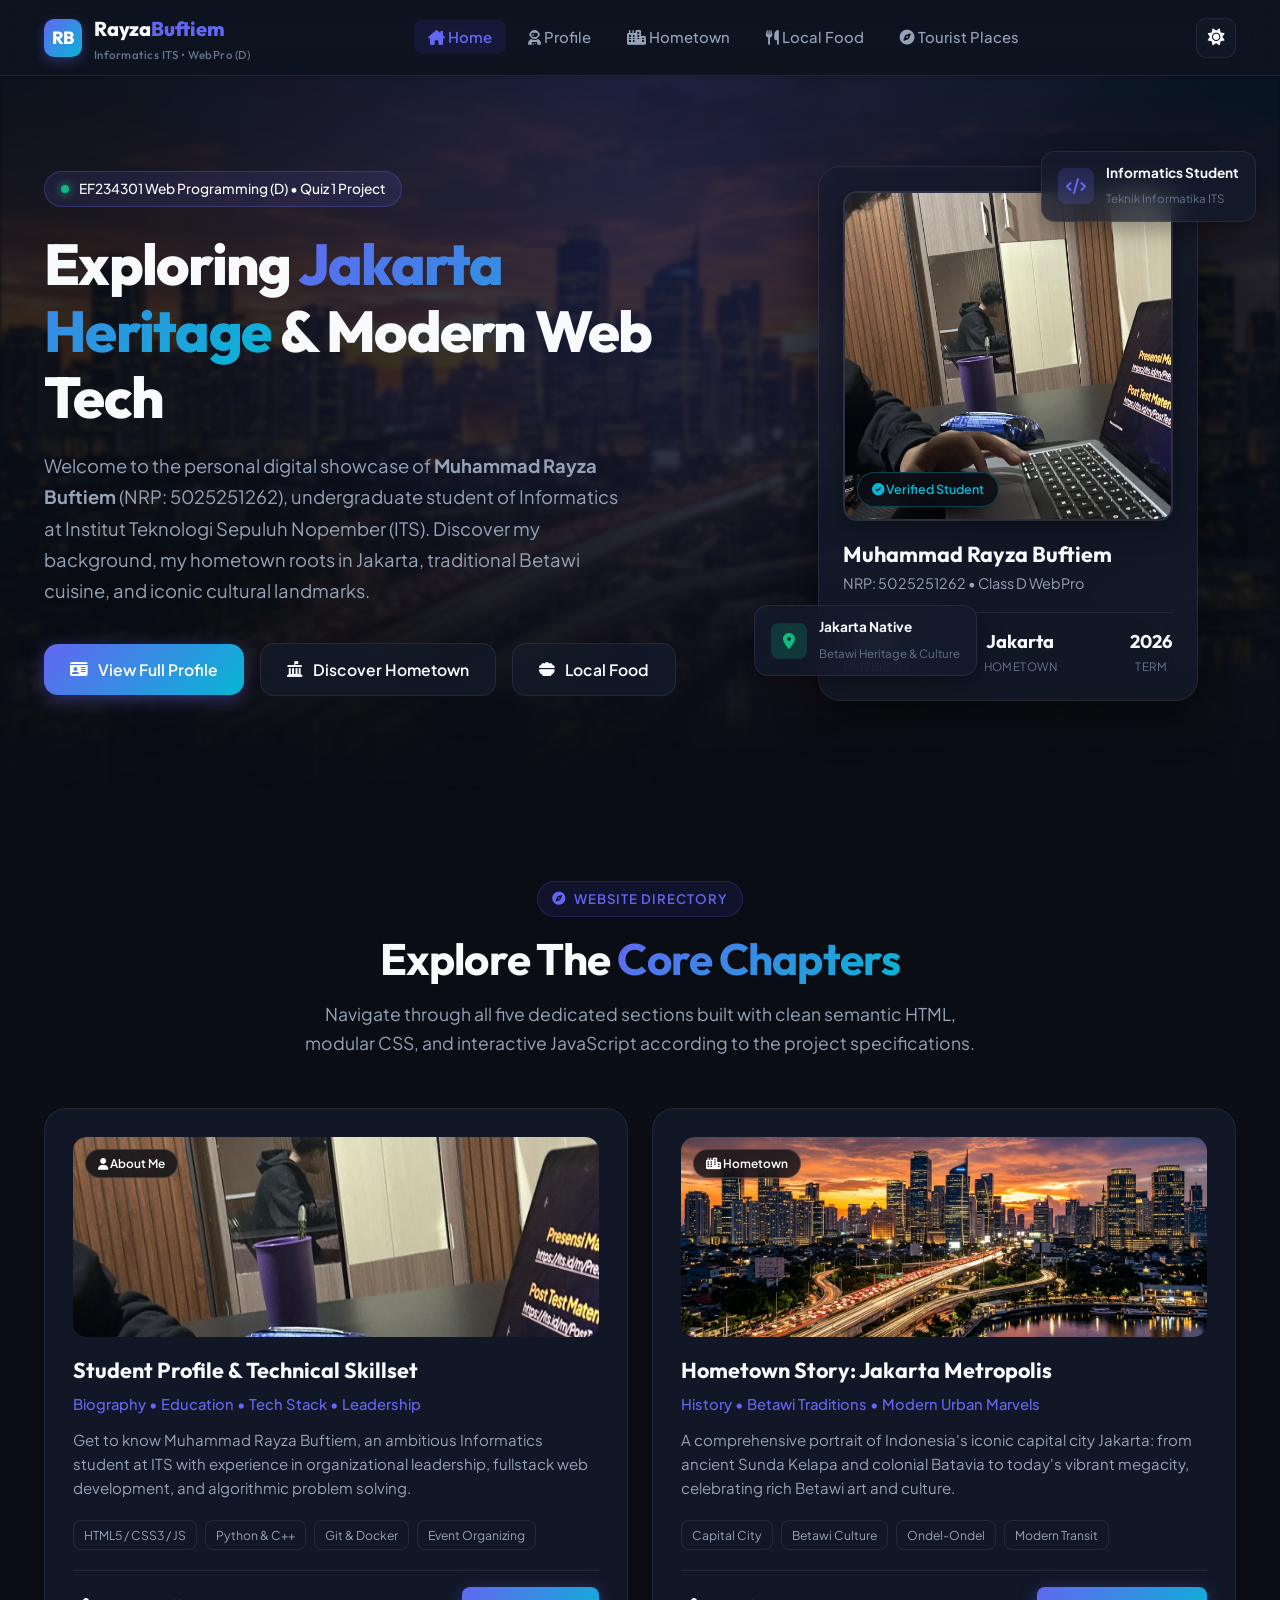
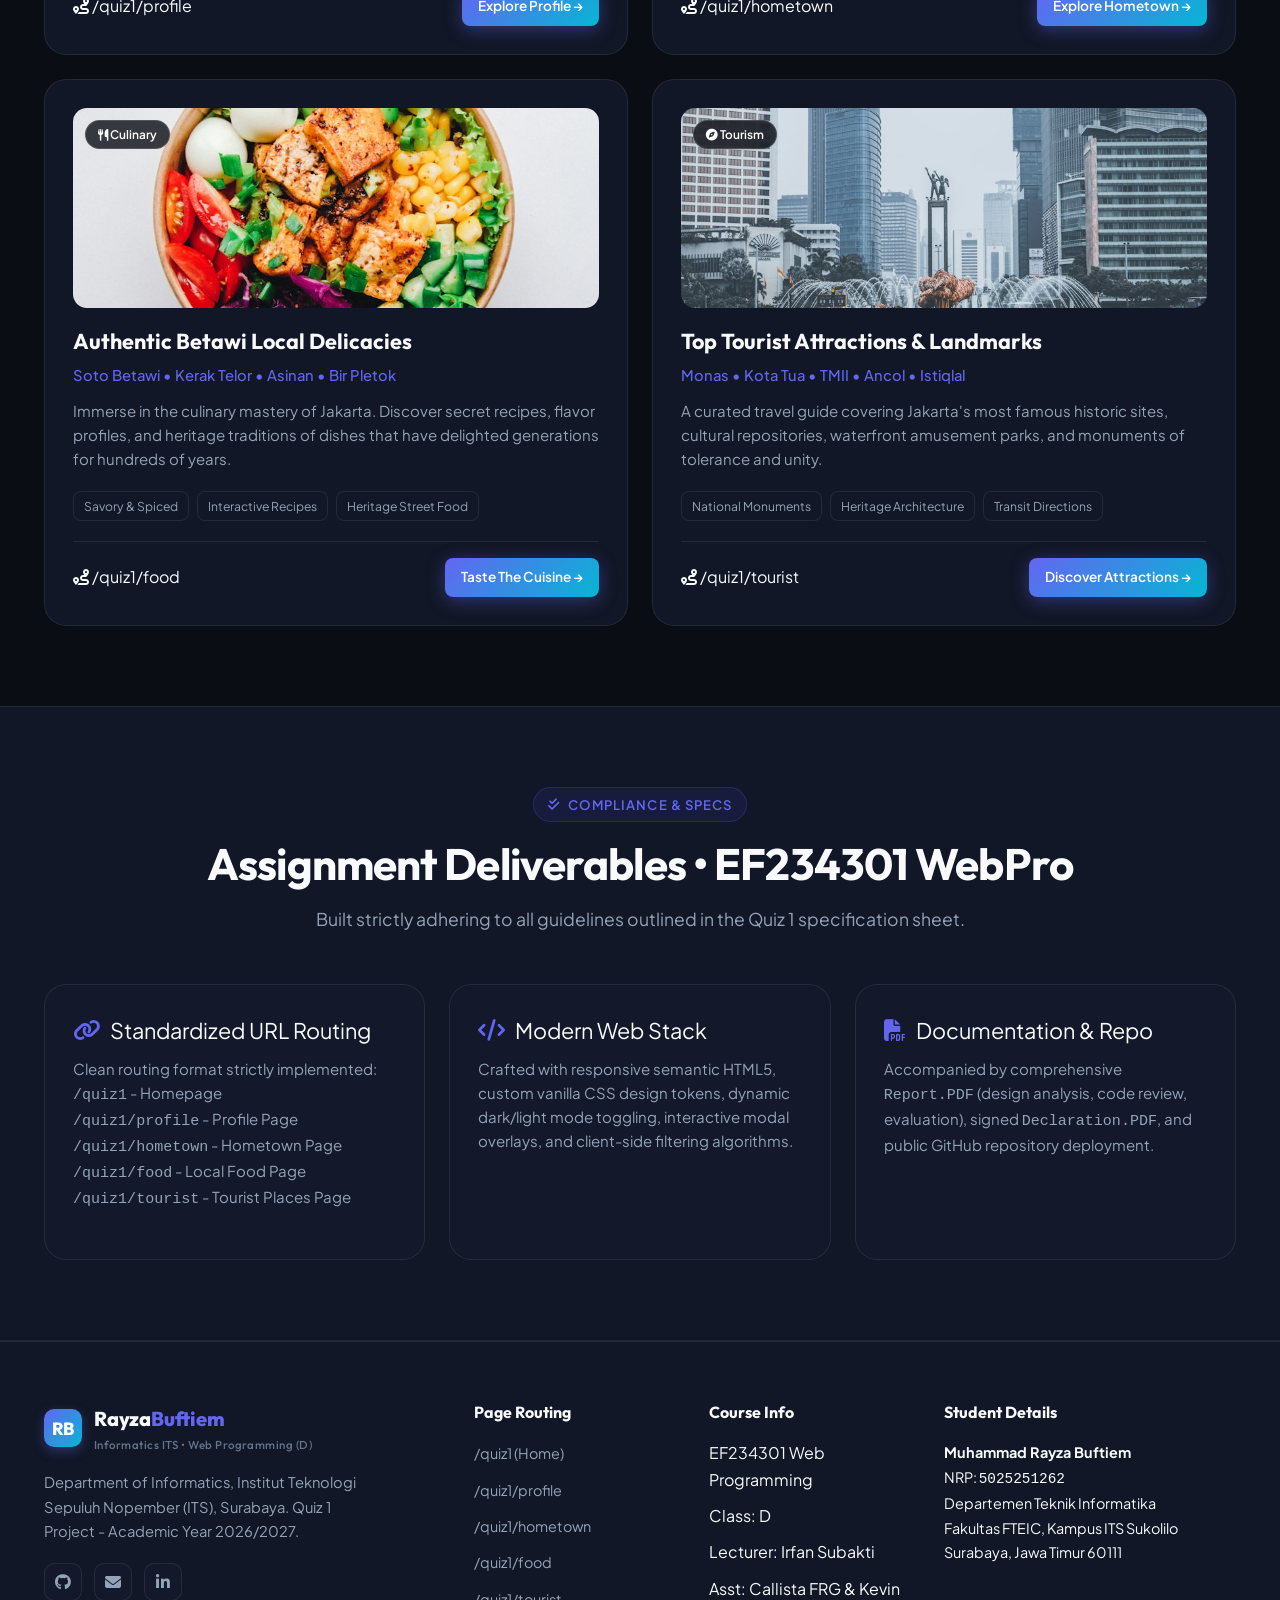
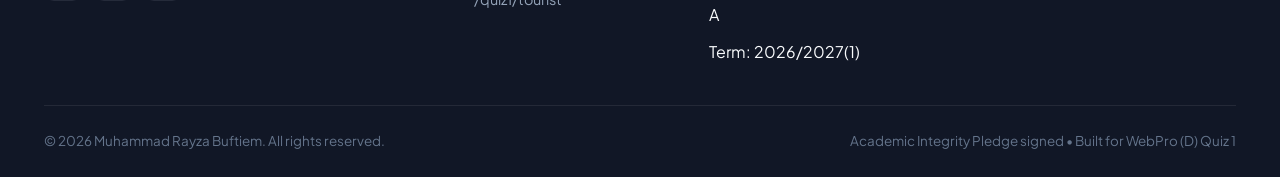
<file: index.html>
<!DOCTYPE html>
<html lang="en">
<head>
  <meta charset="UTF-8">
  <meta http-equiv="refresh" content="0; url=./quiz1/">
  <meta name="viewport" content="width=device-width, initial-scale=1.0">
  <title>Redirecting to Quiz 1...</title>
  <script>
    window.location.href = "./quiz1/";
  </script>
</head>
<body style="font-family: sans-serif; background: #0a0d14; color: #f8fafc; display: flex; align-items: center; justify-content: center; height: 100vh; margin: 0;">
  <p>Redirecting to <a href="./quiz1/" style="color: #6366f1;">Muhammad Rayza Buftiem - Web Programming Quiz 1</a>...</p>
</body>
</html>
</file>
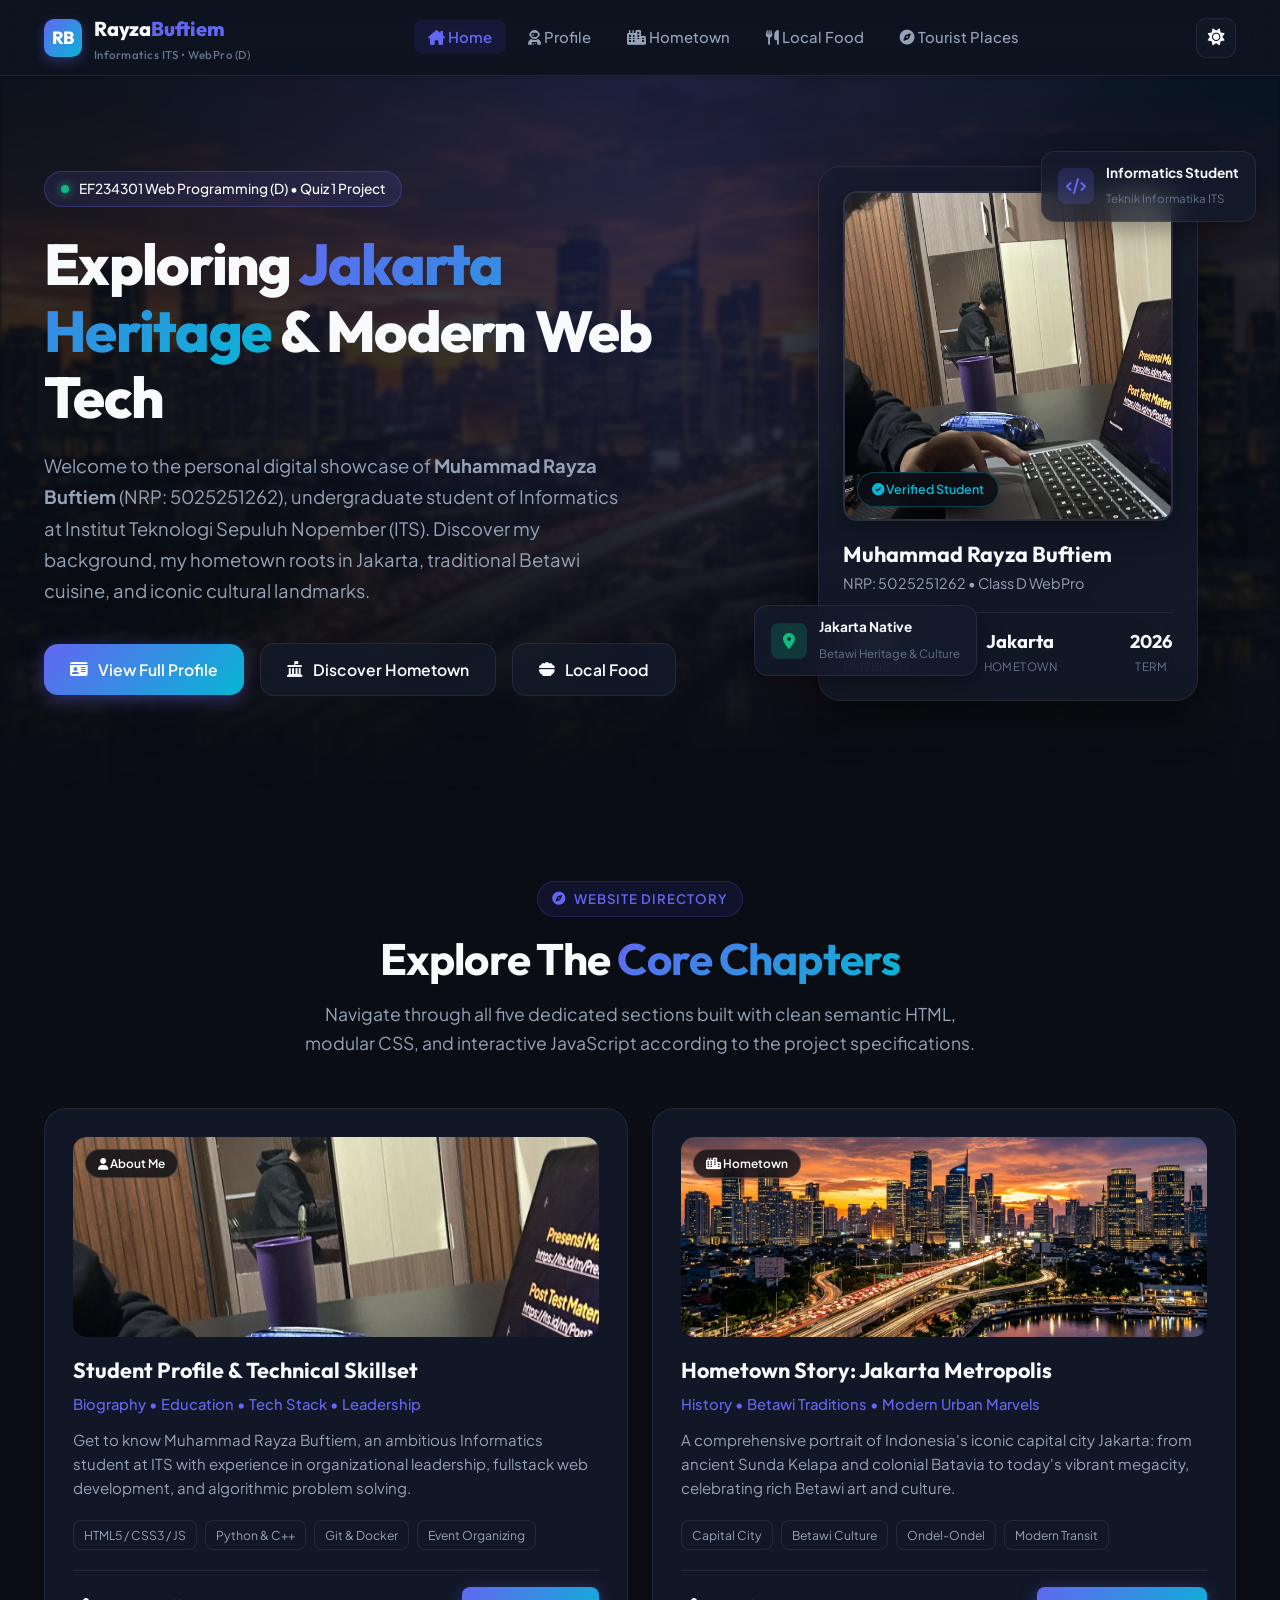
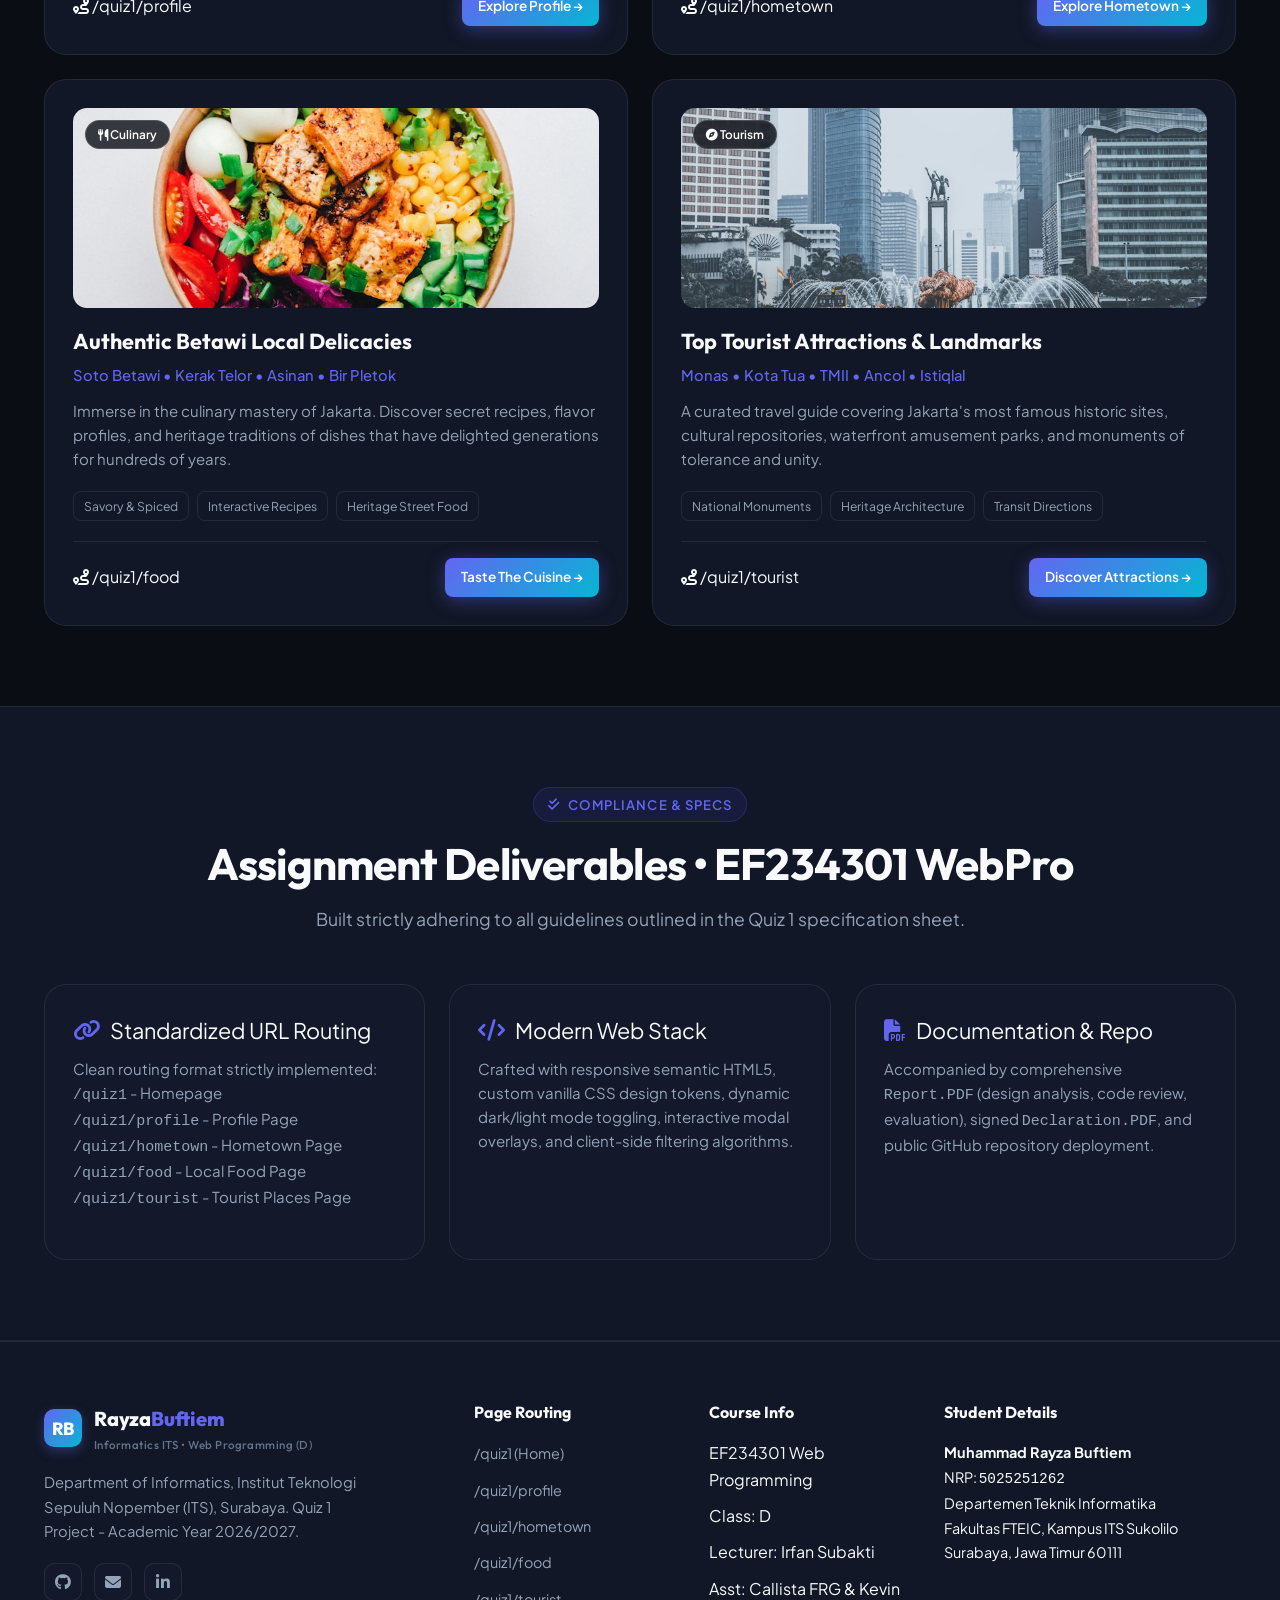
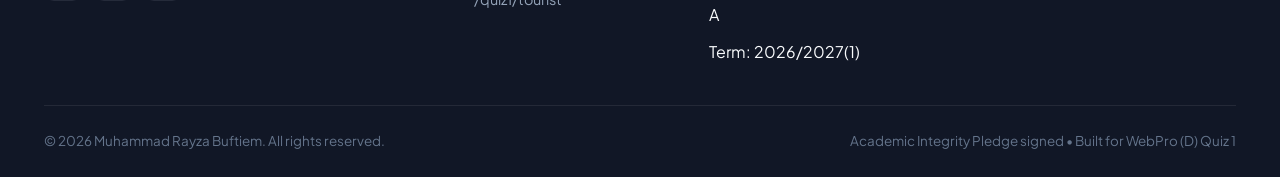
<file: quiz1/index.html>
<!DOCTYPE html>
<html lang="en">
<head>
  <meta charset="UTF-8">
  <meta name="viewport" content="width=device-width, initial-scale=1.0">
  <meta name="description" content="Personal Website & Jakarta Cultural Guide by Muhammad Rayza Buftiem - Web Programming (D) Quiz 1, Informatics ITS.">
  <meta name="author" content="Muhammad Rayza Buftiem">
  <meta property="og:title" content="Muhammad Rayza Buftiem | Web Programming Quiz 1">
  <meta property="og:description" content="Personal portal, Jakarta hometown story, local Betawi culinary delights, and tourist guide.">
  <meta property="og:type" content="website">
  
  <title>Home | Muhammad Rayza Buftiem - Web Programming Quiz 1</title>

  <!-- Google Fonts & Font Awesome Icons -->
  <link rel="preconnect" href="https://fonts.googleapis.com">
  <link rel="preconnect" href="https://fonts.gstatic.com" crossorigin>
  <link href="https://fonts.googleapis.com/css2?family=Outfit:wght@300;400;500;600;700;800&family=Plus+Jakarta+Sans:wght@300;400;500;600;700;800&family=JetBrains+Mono:wght@400;500;700&display=swap" rel="stylesheet">
  <link rel="stylesheet" href="https://cdnjs.cloudflare.com/ajax/libs/font-awesome/6.5.1/css/all.min.css">
  
  <!-- Main Stylesheet -->
  <link rel="stylesheet" href="./css/style.css">
</head>
<body>

  <!-- Top Sticky Navigation -->
  <header class="site-header" id="topNav">
    <div class="container nav-wrapper">
      <a href="./" class="brand-link" id="brandLogo">
        <div class="brand-badge">RB</div>
        <div>
          <span class="brand-title">Rayza<span class="text-accent">Buftiem</span></span>
          <span class="brand-sub">Informatics ITS &bull; WebPro (D)</span>
        </div>
      </a>

      <!-- Desktop Menu -->
      <ul class="nav-menu">
        <li><a href="./" class="nav-link active" id="navHome"><i class="fa-solid fa-house-chimney"></i> Home</a></li>
        <li><a href="./profile/" class="nav-link" id="navProfile"><i class="fa-solid fa-user-astronaut"></i> Profile</a></li>
        <li><a href="./hometown/" class="nav-link" id="navHometown"><i class="fa-solid fa-city"></i> Hometown</a></li>
        <li><a href="./food/" class="nav-link" id="navFood"><i class="fa-solid fa-utensils"></i> Local Food</a></li>
        <li><a href="./tourist/" class="nav-link" id="navTourist"><i class="fa-solid fa-compass"></i> Tourist Places</a></li>
      </ul>

      <!-- Action Buttons -->
      <div class="nav-actions">
        <button class="theme-toggle-btn" id="themeToggleBtn" aria-label="Toggle theme">
          <i class="fa-solid fa-sun"></i>
        </button>
        <button class="hamburger-btn" id="hamburgerBtn" aria-label="Open mobile menu">
          <i class="fa-solid fa-bars-staggered"></i>
        </button>
      </div>
    </div>
  </header>

  <!-- Mobile Navigation Drawer -->
  <div class="mobile-nav-overlay" id="mobileOverlay">
    <div class="mobile-drawer">
      <div class="drawer-header">
        <div class="brand-link">
          <div class="brand-badge">RB</div>
          <div>
            <span class="brand-title">Rayza<span class="text-accent">Buftiem</span></span>
          </div>
        </div>
        <button class="drawer-close-btn" id="drawerCloseBtn" aria-label="Close menu">
          <i class="fa-solid fa-xmark"></i>
        </button>
      </div>
      <ul class="drawer-links">
        <li><a href="./" class="drawer-link active"><i class="fa-solid fa-house-chimney"></i> Home</a></li>
        <li><a href="./profile/" class="drawer-link"><i class="fa-solid fa-user-astronaut"></i> Profile</a></li>
        <li><a href="./hometown/" class="drawer-link"><i class="fa-solid fa-city"></i> Hometown</a></li>
        <li><a href="./food/" class="drawer-link"><i class="fa-solid fa-utensils"></i> Local Food</a></li>
        <li><a href="./tourist/" class="drawer-link"><i class="fa-solid fa-compass"></i> Tourist Places</a></li>
      </ul>
    </div>
  </div>

  <main>
    <!-- Hero Section -->
    <section class="hero-section" id="hero">
      <div class="hero-backdrop" style="background-image: url('./assets/images/jakarta-hero.jpg');"></div>
      <div class="container hero-grid">
        <div class="hero-content">
          <div class="hero-pill">
            <span class="pulse-dot"></span>
            <span>EF234301 Web Programming (D) &bull; Quiz 1 Project</span>
          </div>
          <h1 class="hero-title">
            Exploring <span class="text-gradient">Jakarta Heritage</span> &amp; Modern Web Tech
          </h1>
          <p class="hero-subtitle">
            Welcome to the personal digital showcase of <strong>Muhammad Rayza Buftiem</strong> (NRP: 5025251262), 
            undergraduate student of Informatics at Institut Teknologi Sepuluh Nopember (ITS). 
            Discover my background, my hometown roots in Jakarta, traditional Betawi cuisine, and iconic cultural landmarks.
          </p>
          <div class="hero-cta-group">
            <a href="./profile/" class="btn btn-primary" id="ctaProfile">
              <i class="fa-solid fa-id-card"></i> View Full Profile
            </a>
            <a href="./hometown/" class="btn btn-secondary" id="ctaHometown">
              <i class="fa-solid fa-landmark-flag"></i> Discover Hometown
            </a>
            <a href="./food/" class="btn btn-secondary" id="ctaFood">
              <i class="fa-solid fa-bowl-food"></i> Local Food
            </a>
          </div>
        </div>

        <div class="hero-visual">
          <!-- Floating Badges -->
          <div class="floating-badge badge-top">
            <div class="badge-icon blue">
              <i class="fa-solid fa-code"></i>
            </div>
            <div class="badge-text">
              <strong>Informatics Student</strong>
              <span>Teknik Informatika ITS</span>
            </div>
          </div>

          <div class="floating-badge badge-bottom">
            <div class="badge-icon emerald">
              <i class="fa-solid fa-location-dot"></i>
            </div>
            <div class="badge-text">
              <strong>Jakarta Native</strong>
              <span>Betawi Heritage &amp; Culture</span>
            </div>
          </div>

          <!-- Featured Card -->
          <div class="hero-card-featured">
            <div class="avatar-wrapper">
              <img src="./assets/images/rayza.jpg" alt="Muhammad Rayza Buftiem Photo">
              <div class="avatar-tag">
                <i class="fa-solid fa-circle-check"></i> Verified Student
              </div>
            </div>
            <div class="hero-card-info">
              <h3>Muhammad Rayza Buftiem</h3>
              <p>NRP: 5025251262 &bull; Class D WebPro</p>
              <div class="hero-stats-row">
                <div class="stat-item">
                  <div class="stat-num">ITS</div>
                  <div class="stat-label">University</div>
                </div>
                <div class="stat-item">
                  <div class="stat-num">Jakarta</div>
                  <div class="stat-label">Hometown</div>
                </div>
                <div class="stat-item">
                  <div class="stat-num">2026</div>
                  <div class="stat-label">Term</div>
                </div>
              </div>
            </div>
          </div>
        </div>
      </div>
    </section>

    <!-- Key Portals Bento Grid -->
    <section class="section-spacer" id="portals">
      <div class="container">
        <div class="section-header">
          <div class="badge-tag"><i class="fa-solid fa-compass"></i> Website Directory</div>
          <h2 class="section-title">Explore The <span class="text-gradient">Core Chapters</span></h2>
          <p class="section-description">
            Navigate through all five dedicated sections built with clean semantic HTML, modular CSS, 
            and interactive JavaScript according to the project specifications.
          </p>
        </div>

        <div class="bento-grid">
          <!-- Card 1: Profile -->
          <div class="card bento-col-6">
            <div class="card-media">
              <img src="./assets/images/rayza.jpg" alt="Profile Thumbnail">
              <span class="card-category"><i class="fa-solid fa-user"></i> About Me</span>
            </div>
            <h3 class="card-title">Student Profile &amp; Technical Skillset</h3>
            <p class="card-subtitle">Biography &bull; Education &bull; Tech Stack &bull; Leadership</p>
            <p class="card-desc">
              Get to know Muhammad Rayza Buftiem, an ambitious Informatics student at ITS with experience in 
              organizational leadership, fullstack web development, and algorithmic problem solving.
            </p>
            <div class="card-tags">
              <span class="tag">HTML5 / CSS3 / JS</span>
              <span class="tag">Python &amp; C++</span>
              <span class="tag">Git &amp; Docker</span>
              <span class="tag">Event Organizing</span>
            </div>
            <div class="card-footer">
              <span class="text-muted"><i class="fa-solid fa-route"></i> /quiz1/profile</span>
              <a href="./profile/" class="btn btn-primary btn-sm">Explore Profile &rarr;</a>
            </div>
          </div>

          <!-- Card 2: Hometown -->
          <div class="card bento-col-6">
            <div class="card-media">
              <img src="./assets/images/jakarta-hero.jpg" alt="Jakarta City Thumbnail">
              <span class="card-category"><i class="fa-solid fa-city"></i> Hometown</span>
            </div>
            <h3 class="card-title">Hometown Story: Jakarta Metropolis</h3>
            <p class="card-subtitle">History &bull; Betawi Traditions &bull; Modern Urban Marvels</p>
            <p class="card-desc">
              A comprehensive portrait of Indonesia's iconic capital city Jakarta: from ancient Sunda Kelapa and 
              colonial Batavia to today's vibrant megacity, celebrating rich Betawi art and culture.
            </p>
            <div class="card-tags">
              <span class="tag">Capital City</span>
              <span class="tag">Betawi Culture</span>
              <span class="tag">Ondel-Ondel</span>
              <span class="tag">Modern Transit</span>
            </div>
            <div class="card-footer">
              <span class="text-muted"><i class="fa-solid fa-route"></i> /quiz1/hometown</span>
              <a href="./hometown/" class="btn btn-primary btn-sm">Explore Hometown &rarr;</a>
            </div>
          </div>

          <!-- Card 3: Food -->
          <div class="card bento-col-6">
            <div class="card-media">
              <img src="./assets/images/soto-betawi.jpg" alt="Local Food Thumbnail">
              <span class="card-category"><i class="fa-solid fa-utensils"></i> Culinary</span>
            </div>
            <h3 class="card-title">Authentic Betawi Local Delicacies</h3>
            <p class="card-subtitle">Soto Betawi &bull; Kerak Telor &bull; Asinan &bull; Bir Pletok</p>
            <p class="card-desc">
              Immerse in the culinary mastery of Jakarta. Discover secret recipes, flavor profiles, and heritage 
              traditions of dishes that have delighted generations for hundreds of years.
            </p>
            <div class="card-tags">
              <span class="tag">Savory &amp; Spiced</span>
              <span class="tag">Interactive Recipes</span>
              <span class="tag">Heritage Street Food</span>
            </div>
            <div class="card-footer">
              <span class="text-muted"><i class="fa-solid fa-route"></i> /quiz1/food</span>
              <a href="./food/" class="btn btn-primary btn-sm">Taste The Cuisine &rarr;</a>
            </div>
          </div>

          <!-- Card 4: Tourist Places -->
          <div class="card bento-col-6">
            <div class="card-media">
              <img src="./assets/images/monas.jpg" alt="Monas Thumbnail">
              <span class="card-category"><i class="fa-solid fa-compass"></i> Tourism</span>
            </div>
            <h3 class="card-title">Top Tourist Attractions &amp; Landmarks</h3>
            <p class="card-subtitle">Monas &bull; Kota Tua &bull; TMII &bull; Ancol &bull; Istiqlal</p>
            <p class="card-desc">
              A curated travel guide covering Jakarta's most famous historic sites, cultural repositories, 
              waterfront amusement parks, and monuments of tolerance and unity.
            </p>
            <div class="card-tags">
              <span class="tag">National Monuments</span>
              <span class="tag">Heritage Architecture</span>
              <span class="tag">Transit Directions</span>
            </div>
            <div class="card-footer">
              <span class="text-muted"><i class="fa-solid fa-route"></i> /quiz1/tourist</span>
              <a href="./tourist/" class="btn btn-primary btn-sm">Discover Attractions &rarr;</a>
            </div>
          </div>
        </div>
      </div>
    </section>

    <!-- Quiz 1 Specification Checklist Card -->
    <section class="section-spacer" style="background: var(--bg-secondary); border-top: 1px solid var(--border-color); border-bottom: 1px solid var(--border-color);">
      <div class="container">
        <div class="section-header">
          <div class="badge-tag"><i class="fa-solid fa-check-double"></i> Compliance &amp; Specs</div>
          <h2 class="section-title">Assignment Deliverables &bull; EF234301 WebPro</h2>
          <p class="section-description">
            Built strictly adhering to all guidelines outlined in the Quiz 1 specification sheet.
          </p>
        </div>

        <div class="bento-grid">
          <div class="card bento-col-4">
            <div class="card-title" style="display: flex; align-items: center; gap: 10px;">
              <i class="fa-solid fa-link text-accent"></i> Standardized URL Routing
            </div>
            <p class="card-desc">
              Clean routing format strictly implemented:
              <br><code>/quiz1</code> - Homepage
              <br><code>/quiz1/profile</code> - Profile Page
              <br><code>/quiz1/hometown</code> - Hometown Page
              <br><code>/quiz1/food</code> - Local Food Page
              <br><code>/quiz1/tourist</code> - Tourist Places Page
            </p>
          </div>

          <div class="card bento-col-4">
            <div class="card-title" style="display: flex; align-items: center; gap: 10px;">
              <i class="fa-solid fa-code text-accent"></i> Modern Web Stack
            </div>
            <p class="card-desc">
              Crafted with responsive semantic HTML5, custom vanilla CSS design tokens, dynamic dark/light 
              mode toggling, interactive modal overlays, and client-side filtering algorithms.
            </p>
          </div>

          <div class="card bento-col-4">
            <div class="card-title" style="display: flex; align-items: center; gap: 10px;">
              <i class="fa-solid fa-file-pdf text-accent"></i> Documentation &amp; Repo
            </div>
            <p class="card-desc">
              Accompanied by comprehensive <code>Report.PDF</code> (design analysis, code review, evaluation), 
              signed <code>Declaration.PDF</code>, and public GitHub repository deployment.
            </p>
          </div>
        </div>
      </div>
    </section>
  </main>

  <!-- Site Footer -->
  <footer class="site-footer">
    <div class="container">
      <div class="footer-grid">
        <div class="footer-brand">
          <div class="brand-link">
            <div class="brand-badge">RB</div>
            <div>
              <span class="brand-title">Rayza<span class="text-accent">Buftiem</span></span>
              <span class="brand-sub">Informatics ITS &bull; Web Programming (D)</span>
            </div>
          </div>
          <p>
            Department of Informatics, Institut Teknologi Sepuluh Nopember (ITS), Surabaya. 
            Quiz 1 Project - Academic Year 2026/2027.
          </p>
          <div class="footer-socials">
            <a href="https://github.com/rayzabuf" target="_blank" rel="noopener" class="social-icon-btn" aria-label="GitHub">
              <i class="fa-brands fa-github"></i>
            </a>
            <a href="mailto:rayzabuftiem@gmail.com" class="social-icon-btn" aria-label="Email">
              <i class="fa-solid fa-envelope"></i>
            </a>
            <a href="https://linkedin.com" target="_blank" rel="noopener" class="social-icon-btn" aria-label="LinkedIn">
              <i class="fa-brands fa-linkedin-in"></i>
            </a>
          </div>
        </div>

        <div class="footer-column">
          <h4>Page Routing</h4>
          <ul class="footer-links">
            <li><a href="./">/quiz1 (Home)</a></li>
            <li><a href="./profile/">/quiz1/profile</a></li>
            <li><a href="./hometown/">/quiz1/hometown</a></li>
            <li><a href="./food/">/quiz1/food</a></li>
            <li><a href="./tourist/">/quiz1/tourist</a></li>
          </ul>
        </div>

        <div class="footer-column">
          <h4>Course Info</h4>
          <ul class="footer-links">
            <li><span>EF234301 Web Programming</span></li>
            <li><span>Class: D</span></li>
            <li><span>Lecturer: Irfan Subakti</span></li>
            <li><span>Asst: Callista FRG &amp; Kevin A</span></li>
            <li><span>Term: 2026/2027(1)</span></li>
          </ul>
        </div>

        <div class="footer-column">
          <h4>Student Details</h4>
          <p class="text-secondary" style="font-size: 0.9rem; line-height: 1.7;">
            <strong>Muhammad Rayza Buftiem</strong><br>
            NRP: <code>5025251262</code><br>
            Departemen Teknik Informatika<br>
            Fakultas FTEIC, Kampus ITS Sukolilo<br>
            Surabaya, Jawa Timur 60111
          </p>
        </div>
      </div>

      <div class="footer-bottom">
        <div>
          &copy; 2026 Muhammad Rayza Buftiem. All rights reserved.
        </div>
        <div>
          Academic Integrity Pledge signed &bull; Built for WebPro (D) Quiz 1
        </div>
      </div>
    </div>
  </footer>

  <!-- Scripts -->
  <script src="./js/main.js"></script>
</body>
</html>
</file>
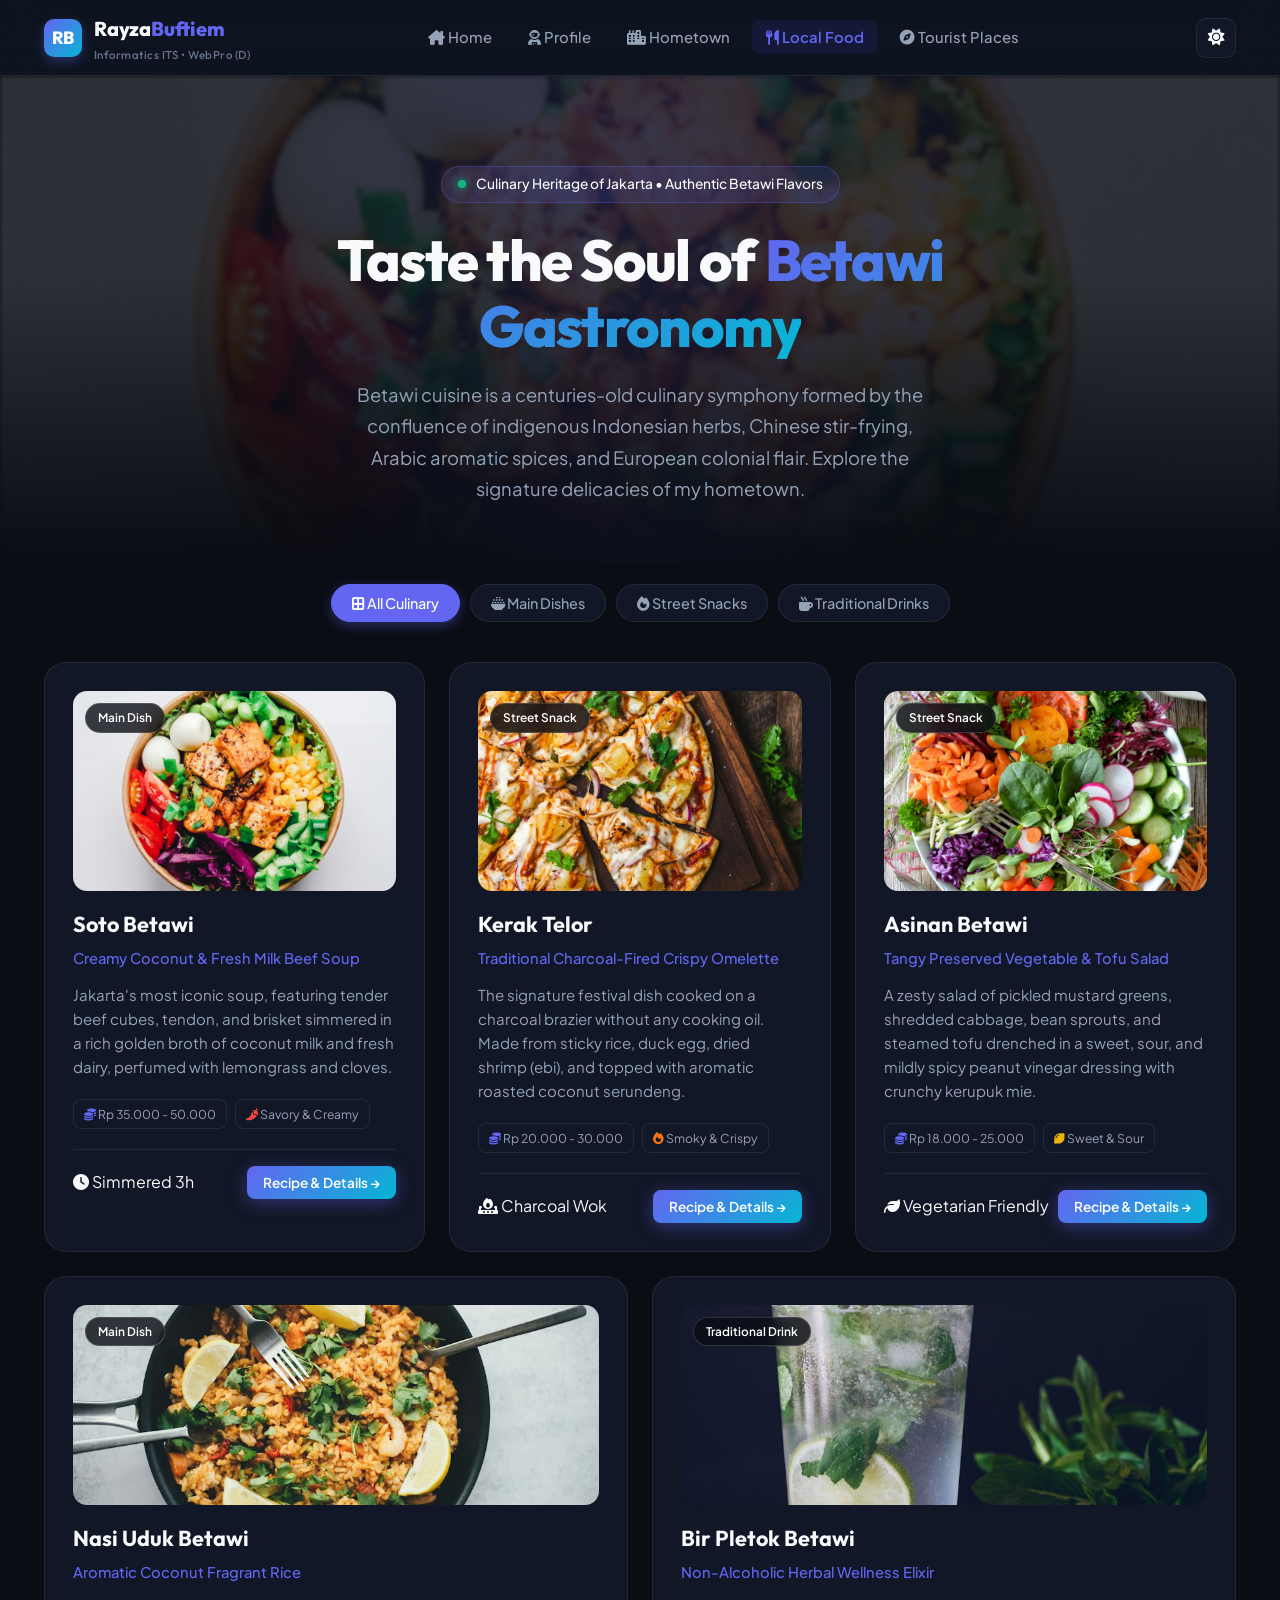
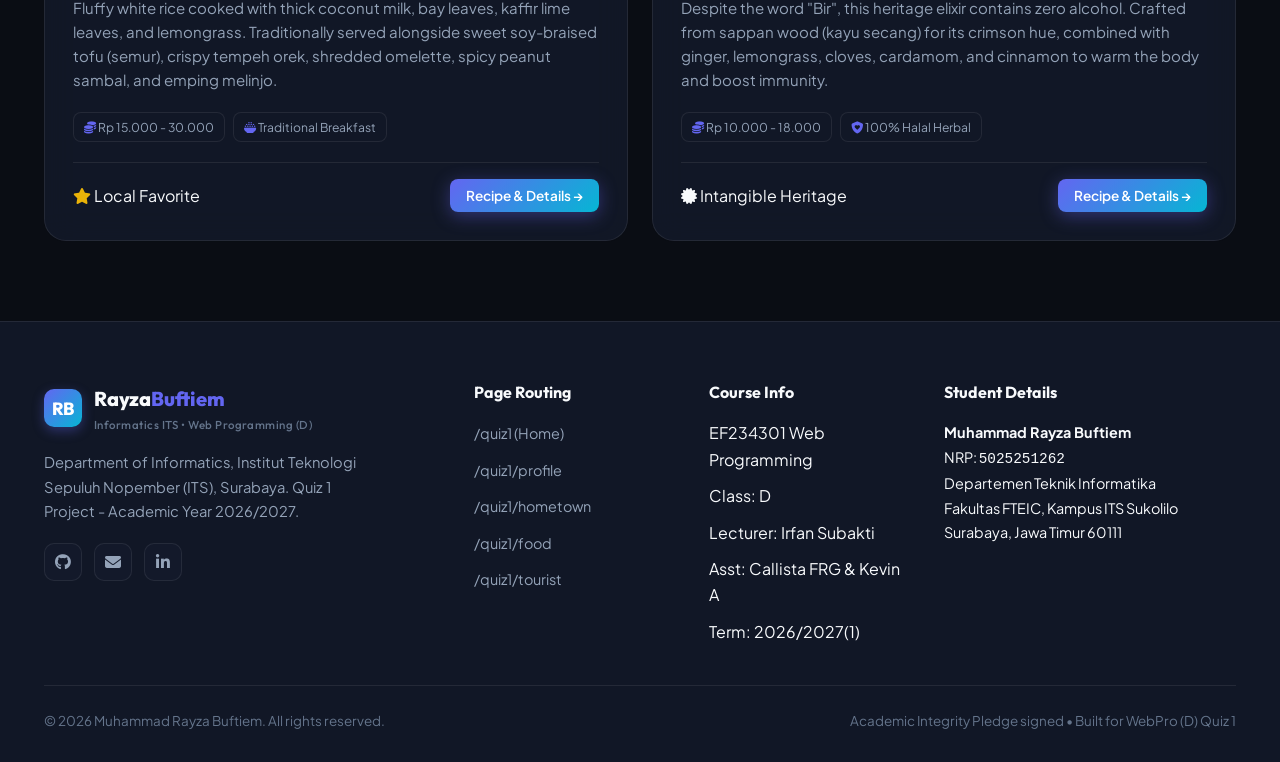
<file: quiz1/food/index.html>
<!DOCTYPE html>
<html lang="en">
<head>
  <meta charset="UTF-8">
  <meta name="viewport" content="width=device-width, initial-scale=1.0">
  <meta name="description" content="Authentic Betawi Cuisine and Local Culinary Heritage of Jakarta curated by Muhammad Rayza Buftiem.">
  <meta name="author" content="Muhammad Rayza Buftiem">
  <meta property="og:title" content="Local Food | Jakarta Betawi Cuisine - Muhammad Rayza Buftiem">
  <meta property="og:description" content="Discover iconic traditional dishes from Jakarta: Soto Betawi, Kerak Telor, Asinan Betawi, Nasi Uduk, and Bir Pletok.">
  
  <title>Local Food | Betawi Culinary Heritage - Muhammad Rayza Buftiem</title>

  <!-- Google Fonts & Font Awesome Icons -->
  <link rel="preconnect" href="https://fonts.googleapis.com">
  <link rel="preconnect" href="https://fonts.gstatic.com" crossorigin>
  <link href="https://fonts.googleapis.com/css2?family=Outfit:wght@300;400;500;600;700;800&family=Plus+Jakarta+Sans:wght@300;400;500;600;700;800&family=JetBrains+Mono:wght@400;500;700&display=swap" rel="stylesheet">
  <link rel="stylesheet" href="https://cdnjs.cloudflare.com/ajax/libs/font-awesome/6.5.1/css/all.min.css">
  
  <!-- Main Stylesheet -->
  <link rel="stylesheet" href="../css/style.css">
</head>
<body>

  <!-- Top Sticky Navigation -->
  <header class="site-header" id="topNav">
    <div class="container nav-wrapper">
      <a href="../" class="brand-link" id="brandLogo">
        <div class="brand-badge">RB</div>
        <div>
          <span class="brand-title">Rayza<span class="text-accent">Buftiem</span></span>
          <span class="brand-sub">Informatics ITS &bull; WebPro (D)</span>
        </div>
      </a>

      <!-- Desktop Menu -->
      <ul class="nav-menu">
        <li><a href="../" class="nav-link"><i class="fa-solid fa-house-chimney"></i> Home</a></li>
        <li><a href="../profile/" class="nav-link"><i class="fa-solid fa-user-astronaut"></i> Profile</a></li>
        <li><a href="../hometown/" class="nav-link"><i class="fa-solid fa-city"></i> Hometown</a></li>
        <li><a href="./" class="nav-link active"><i class="fa-solid fa-utensils"></i> Local Food</a></li>
        <li><a href="../tourist/" class="nav-link"><i class="fa-solid fa-compass"></i> Tourist Places</a></li>
      </ul>

      <!-- Action Buttons -->
      <div class="nav-actions">
        <button class="theme-toggle-btn" aria-label="Toggle theme">
          <i class="fa-solid fa-sun"></i>
        </button>
        <button class="hamburger-btn" aria-label="Open mobile menu">
          <i class="fa-solid fa-bars-staggered"></i>
        </button>
      </div>
    </div>
  </header>

  <!-- Mobile Drawer -->
  <div class="mobile-nav-overlay">
    <div class="mobile-drawer">
      <div class="drawer-header">
        <div class="brand-link">
          <div class="brand-badge">RB</div>
          <div>
            <span class="brand-title">Rayza<span class="text-accent">Buftiem</span></span>
          </div>
        </div>
        <button class="drawer-close-btn" aria-label="Close menu">
          <i class="fa-solid fa-xmark"></i>
        </button>
      </div>
      <ul class="drawer-links">
        <li><a href="../" class="drawer-link"><i class="fa-solid fa-house-chimney"></i> Home</a></li>
        <li><a href="../profile/" class="drawer-link"><i class="fa-solid fa-user-astronaut"></i> Profile</a></li>
        <li><a href="../hometown/" class="drawer-link"><i class="fa-solid fa-city"></i> Hometown</a></li>
        <li><a href="./" class="drawer-link active"><i class="fa-solid fa-utensils"></i> Local Food</a></li>
        <li><a href="../tourist/" class="drawer-link"><i class="fa-solid fa-compass"></i> Tourist Places</a></li>
      </ul>
    </div>
  </div>

  <main>
    <!-- Food Hero Banner -->
    <section class="hero-section" style="padding-bottom: 60px;">
      <div class="hero-backdrop" style="background-image: url('../assets/images/soto-betawi.jpg');"></div>
      <div class="container" style="text-align: center; max-width: 820px;">
        <div class="hero-pill">
          <span class="pulse-dot"></span>
          <span>Culinary Heritage of Jakarta &bull; Authentic Betawi Flavors</span>
        </div>
        <h1 class="hero-title">
          Taste the Soul of <span class="text-gradient">Betawi Gastronomy</span>
        </h1>
        <p class="hero-subtitle" style="margin: 0 auto;">
          Betawi cuisine is a centuries-old culinary symphony formed by the confluence of indigenous Indonesian herbs, 
          Chinese stir-frying, Arabic aromatic spices, and European colonial flair. Explore the signature delicacies of my hometown.
        </p>
      </div>
    </section>

    <!-- Filter Buttons -->
    <section class="section-spacer" style="padding-top: 20px;">
      <div class="container">
        <div class="filter-container" data-target-grid="foodGrid">
          <button class="filter-btn active" data-filter="all"><i class="fa-solid fa-border-all"></i> All Culinary</button>
          <button class="filter-btn" data-filter="main"><i class="fa-solid fa-bowl-rice"></i> Main Dishes</button>
          <button class="filter-btn" data-filter="snack"><i class="fa-solid fa-fire"></i> Street Snacks</button>
          <button class="filter-btn" data-filter="drink"><i class="fa-solid fa-mug-hot"></i> Traditional Drinks</button>
        </div>

        <!-- Food Grid -->
        <div class="bento-grid" id="foodGrid">
          
          <!-- Dish 1: Soto Betawi -->
          <div class="card bento-col-4 filter-item" data-category="main">
            <div class="card-media">
              <img src="../assets/images/soto-betawi.jpg" alt="Soto Betawi Bowl">
              <span class="card-category">Main Dish</span>
            </div>
            <h3 class="card-title">Soto Betawi</h3>
            <p class="card-subtitle">Creamy Coconut &amp; Fresh Milk Beef Soup</p>
            <p class="card-desc">
              Jakarta's most iconic soup, featuring tender beef cubes, tendon, and brisket simmered in a rich 
              golden broth of coconut milk and fresh dairy, perfumed with lemongrass and cloves.
            </p>
            <div class="card-tags">
              <span class="tag"><i class="fa-solid fa-coins text-accent"></i> Rp 35.000 - 50.000</span>
              <span class="tag"><i class="fa-solid fa-pepper-hot" style="color: #ef4444;"></i> Savory &amp; Creamy</span>
            </div>
            <div class="card-footer">
              <span class="text-muted"><i class="fa-solid fa-clock"></i> Simmered 3h</span>
              <button class="btn btn-primary btn-sm" data-modal-target="modalSoto">
                Recipe &amp; Details &rarr;
              </button>
            </div>
          </div>

          <!-- Dish 2: Kerak Telor -->
          <div class="card bento-col-4 filter-item" data-category="snack">
            <div class="card-media">
              <img src="../assets/images/kerak-telor.jpg" alt="Kerak Telor">
              <span class="card-category">Street Snack</span>
            </div>
            <h3 class="card-title">Kerak Telor</h3>
            <p class="card-subtitle">Traditional Charcoal-Fired Crispy Omelette</p>
            <p class="card-desc">
              The signature festival dish cooked on a charcoal brazier without any cooking oil. Made from sticky rice, 
              duck egg, dried shrimp (ebi), and topped with aromatic roasted coconut serundeng.
            </p>
            <div class="card-tags">
              <span class="tag"><i class="fa-solid fa-coins text-accent"></i> Rp 20.000 - 30.000</span>
              <span class="tag"><i class="fa-solid fa-fire" style="color: #f97316;"></i> Smoky &amp; Crispy</span>
            </div>
            <div class="card-footer">
              <span class="text-muted"><i class="fa-solid fa-fire-burner"></i> Charcoal Wok</span>
              <button class="btn btn-primary btn-sm" data-modal-target="modalKerak">
                Recipe &amp; Details &rarr;
              </button>
            </div>
          </div>

          <!-- Dish 3: Asinan Betawi -->
          <div class="card bento-col-4 filter-item" data-category="snack">
            <div class="card-media">
              <img src="../assets/images/asinan.jpg" alt="Asinan Betawi">
              <span class="card-category">Street Snack</span>
            </div>
            <h3 class="card-title">Asinan Betawi</h3>
            <p class="card-subtitle">Tangy Preserved Vegetable &amp; Tofu Salad</p>
            <p class="card-desc">
              A zesty salad of pickled mustard greens, shredded cabbage, bean sprouts, and steamed tofu drenched in a 
              sweet, sour, and mildly spicy peanut vinegar dressing with crunchy kerupuk mie.
            </p>
            <div class="card-tags">
              <span class="tag"><i class="fa-solid fa-coins text-accent"></i> Rp 18.000 - 25.000</span>
              <span class="tag"><i class="fa-solid fa-lemon" style="color: #eab308;"></i> Sweet &amp; Sour</span>
            </div>
            <div class="card-footer">
              <span class="text-muted"><i class="fa-solid fa-leaf"></i> Vegetarian Friendly</span>
              <button class="btn btn-primary btn-sm" data-modal-target="modalAsinan">
                Recipe &amp; Details &rarr;
              </button>
            </div>
          </div>

          <!-- Dish 4: Nasi Uduk Betawi -->
          <div class="card bento-col-6 filter-item" data-category="main">
            <div class="card-media">
              <img src="../assets/images/nasi-uduk.jpg" alt="Nasi Uduk">
              <span class="card-category">Main Dish</span>
            </div>
            <h3 class="card-title">Nasi Uduk Betawi</h3>
            <p class="card-subtitle">Aromatic Coconut Fragrant Rice</p>
            <p class="card-desc">
              Fluffy white rice cooked with thick coconut milk, bay leaves, kaffir lime leaves, and lemongrass. 
              Traditionally served alongside sweet soy-braised tofu (semur), crispy tempeh orek, shredded omelette, 
              spicy peanut sambal, and emping melinjo.
            </p>
            <div class="card-tags">
              <span class="tag"><i class="fa-solid fa-coins text-accent"></i> Rp 15.000 - 30.000</span>
              <span class="tag"><i class="fa-solid fa-bowl-rice text-accent"></i> Traditional Breakfast</span>
            </div>
            <div class="card-footer">
              <span class="text-muted"><i class="fa-solid fa-star" style="color: #eab308;"></i> Local Favorite</span>
              <button class="btn btn-primary btn-sm" data-modal-target="modalNasiUduk">
                Recipe &amp; Details &rarr;
              </button>
            </div>
          </div>

          <!-- Dish 5: Bir Pletok -->
          <div class="card bento-col-6 filter-item" data-category="drink">
            <div class="card-media">
              <img src="../assets/images/bir-pletok.jpg" alt="Bir Pletok">
              <span class="card-category">Traditional Drink</span>
            </div>
            <h3 class="card-title">Bir Pletok Betawi</h3>
            <p class="card-subtitle">Non-Alcoholic Herbal Wellness Elixir</p>
            <p class="card-desc">
              Despite the word "Bir", this heritage elixir contains zero alcohol. Crafted from sappan wood (kayu secang) 
              for its crimson hue, combined with ginger, lemongrass, cloves, cardamom, and cinnamon to warm the body and boost immunity.
            </p>
            <div class="card-tags">
              <span class="tag"><i class="fa-solid fa-coins text-accent"></i> Rp 10.000 - 18.000</span>
              <span class="tag"><i class="fa-solid fa-shield-heart text-accent"></i> 100% Halal Herbal</span>
            </div>
            <div class="card-footer">
              <span class="text-muted"><i class="fa-solid fa-certificate"></i> Intangible Heritage</span>
              <button class="btn btn-primary btn-sm" data-modal-target="modalBirPletok">
                Recipe &amp; Details &rarr;
              </button>
            </div>
          </div>

        </div>
      </div>
    </section>

    <!-- Modals for Recipe & Highlights -->
    <!-- Modal 1: Soto Betawi -->
    <div class="modal-overlay" id="modalSoto">
      <div class="modal-dialog">
        <div class="modal-header">
          <h3>Soto Betawi Recipe &amp; History</h3>
          <button class="modal-close-btn" aria-label="Close modal">&times;</button>
        </div>
        <div class="modal-body">
          <div class="modal-media">
            <img src="../assets/images/soto-betawi.jpg" alt="Soto Betawi">
          </div>
          <h4 style="margin-bottom: 8px;">Key Ingredients:</h4>
          <ul style="padding-left: 20px; color: var(--text-secondary); margin-bottom: 18px; line-height: 1.7;">
            <li>500g Beef brisket / shank and tendon</li>
            <li>500ml Coconut milk &amp; 300ml Fresh cow's milk (signature creamy balance)</li>
            <li>Aromatics: Lemongrass, kaffir lime leaves, cloves, cinnamon, nutmeg, galangal</li>
            <li>Ground paste: Shallots, garlic, ginger, roasted candlenuts, coriander</li>
            <li>Condiments: Emping crackers, diced tomato, fried shallots, lime, sambal rawit</li>
          </ul>
          <h4 style="margin-bottom: 8px;">Where to Eat in Jakarta:</h4>
          <p class="text-secondary" style="font-size: 0.94rem;">
            <strong>Soto Betawi H. Husein</strong> (Jl. Padang Panjang No. 6C, Manggarai) or <strong>Soto Betawi Haji Ma'ruf</strong> (Taman Ismail Marzuki).
          </p>
        </div>
      </div>
    </div>

    <!-- Modal 2: Kerak Telor -->
    <div class="modal-overlay" id="modalKerak">
      <div class="modal-dialog">
        <div class="modal-header">
          <h3>Kerak Telor Preparation</h3>
          <button class="modal-close-btn" aria-label="Close modal">&times;</button>
        </div>
        <div class="modal-body">
          <div class="modal-media">
            <img src="../assets/images/kerak-telor.jpg" alt="Kerak Telor">
          </div>
          <h4 style="margin-bottom: 8px;">Traditional Technique:</h4>
          <p class="text-secondary" style="margin-bottom: 16px; line-height: 1.6;">
            Soaked white glutinous rice is placed in a small wok over charcoal embers. Duck egg and ground ebi 
            are beaten into the rice with serundeng (spiced toasted coconut). Once halfway cooked, the wok is flipped 
            face down directly over the open glowing charcoal until the surface becomes crackling golden-brown and delightfully smoky.
          </p>
          <h4 style="margin-bottom: 8px;">Legendary Spots:</h4>
          <p class="text-secondary" style="font-size: 0.94rem;">
            Setu Babakan Betawi Cultural Village (South Jakarta), Monas Night Market, and Jakarta Fair Kemayoran.
          </p>
        </div>
      </div>
    </div>

    <!-- Modal 3: Asinan Betawi -->
    <div class="modal-overlay" id="modalAsinan">
      <div class="modal-dialog">
        <div class="modal-header">
          <h3>Asinan Betawi Secrets</h3>
          <button class="modal-close-btn" aria-label="Close modal">&times;</button>
        </div>
        <div class="modal-body">
          <div class="modal-media">
            <img src="../assets/images/asinan.jpg" alt="Asinan Betawi">
          </div>
          <h4 style="margin-bottom: 8px;">Fresh Components:</h4>
          <p class="text-secondary" style="margin-bottom: 16px; line-height: 1.6;">
            Fresh cabbage, preserved sawi asin (mustard greens), sawi hijau, lokio (wild chives), bean sprouts, and sliced firm tofu. 
            The sauce is a masterclass in balance: roasted peanuts ground with palm sugar, vinegar, dried shrimp ebi, and red bird's eye chilies.
          </p>
          <h4 style="margin-bottom: 8px;">Where to Eat:</h4>
          <p class="text-secondary" style="font-size: 0.94rem;">
            <strong>Asinan Betawi H. Mansyur (Asinan Kamboja)</strong> - Rawamangun, East Jakarta (operating since 1970).
          </p>
        </div>
      </div>
    </div>

    <!-- Modal 4: Nasi Uduk -->
    <div class="modal-overlay" id="modalNasiUduk">
      <div class="modal-dialog">
        <div class="modal-header">
          <h3>Nasi Uduk Betawi Heritage</h3>
          <button class="modal-close-btn" aria-label="Close modal">&times;</button>
        </div>
        <div class="modal-body">
          <div class="modal-media">
            <img src="../assets/images/nasi-uduk.jpg" alt="Nasi Uduk">
          </div>
          <p class="text-secondary" style="margin-bottom: 16px; line-height: 1.6;">
            The secret to perfect Betawi Nasi Uduk is steaming the rice with pandan leaves and lemongrass before cooking in thick coconut milk, 
            giving it an unmistakable aroma that fills Jakarta's morning streets. Paired with semur jengkol or semur tahu for the authentic experience.
          </p>
          <h4 style="margin-bottom: 8px;">Legendary Spots:</h4>
          <p class="text-secondary" style="font-size: 0.94rem;">
            <strong>Nasi Uduk Kebon Kacang H. Zainal Fanani</strong> (Tanah Abang) and <strong>Nasi Uduk Gondangdia</strong> (Menteng).
          </p>
        </div>
      </div>
    </div>

    <!-- Modal 5: Bir Pletok -->
    <div class="modal-overlay" id="modalBirPletok">
      <div class="modal-dialog">
        <div class="modal-header">
          <h3>Bir Pletok Heritage Elixir</h3>
          <button class="modal-close-btn" aria-label="Close modal">&times;</button>
        </div>
        <div class="modal-body">
          <div class="modal-media">
            <img src="../assets/images/bir-pletok.jpg" alt="Bir Pletok">
          </div>
          <p class="text-secondary" style="margin-bottom: 16px; line-height: 1.6;">
            During Dutch colonial times, Betawi aristocrats observed colonizers drinking beer and wine. 
            Because alcohol is strictly forbidden in Islamic tradition, Betawi ancestors invented their own festive drink 
            using 13 aromatic spices. The sound 'pletok' comes from shaking the liquid inside bamboo or ice cubes hitting the shaker!
          </p>
          <h4 style="margin-bottom: 8px;">Health Benefits:</h4>
          <p class="text-secondary" style="font-size: 0.94rem;">
            Warms digestion, boosts immune response, alleviates joint aches, and improves blood circulation.
          </p>
        </div>
      </div>
    </div>

  </main>

  <!-- Site Footer -->
  <footer class="site-footer">
    <div class="container">
      <div class="footer-grid">
        <div class="footer-brand">
          <div class="brand-link">
            <div class="brand-badge">RB</div>
            <div>
              <span class="brand-title">Rayza<span class="text-accent">Buftiem</span></span>
              <span class="brand-sub">Informatics ITS &bull; Web Programming (D)</span>
            </div>
          </div>
          <p>
            Department of Informatics, Institut Teknologi Sepuluh Nopember (ITS), Surabaya. 
            Quiz 1 Project - Academic Year 2026/2027.
          </p>
          <div class="footer-socials">
            <a href="https://github.com/rayzabuf" target="_blank" rel="noopener" class="social-icon-btn" aria-label="GitHub">
              <i class="fa-brands fa-github"></i>
            </a>
            <a href="mailto:rayzabuftiem@gmail.com" class="social-icon-btn" aria-label="Email">
              <i class="fa-solid fa-envelope"></i>
            </a>
            <a href="https://linkedin.com" target="_blank" rel="noopener" class="social-icon-btn" aria-label="LinkedIn">
              <i class="fa-brands fa-linkedin-in"></i>
            </a>
          </div>
        </div>

        <div class="footer-column">
          <h4>Page Routing</h4>
          <ul class="footer-links">
            <li><a href="../">/quiz1 (Home)</a></li>
            <li><a href="../profile/">/quiz1/profile</a></li>
            <li><a href="../hometown/">/quiz1/hometown</a></li>
            <li><a href="./">/quiz1/food</a></li>
            <li><a href="../tourist/">/quiz1/tourist</a></li>
          </ul>
        </div>

        <div class="footer-column">
          <h4>Course Info</h4>
          <ul class="footer-links">
            <li><span>EF234301 Web Programming</span></li>
            <li><span>Class: D</span></li>
            <li><span>Lecturer: Irfan Subakti</span></li>
            <li><span>Asst: Callista FRG &amp; Kevin A</span></li>
            <li><span>Term: 2026/2027(1)</span></li>
          </ul>
        </div>

        <div class="footer-column">
          <h4>Student Details</h4>
          <p class="text-secondary" style="font-size: 0.9rem; line-height: 1.7;">
            <strong>Muhammad Rayza Buftiem</strong><br>
            NRP: <code>5025251262</code><br>
            Departemen Teknik Informatika<br>
            Fakultas FTEIC, Kampus ITS Sukolilo<br>
            Surabaya, Jawa Timur 60111
          </p>
        </div>
      </div>

      <div class="footer-bottom">
        <div>
          &copy; 2026 Muhammad Rayza Buftiem. All rights reserved.
        </div>
        <div>
          Academic Integrity Pledge signed &bull; Built for WebPro (D) Quiz 1
        </div>
      </div>
    </div>
  </footer>

  <!-- Scripts -->
  <script src="../js/main.js"></script>
</body>
</html>
</file>
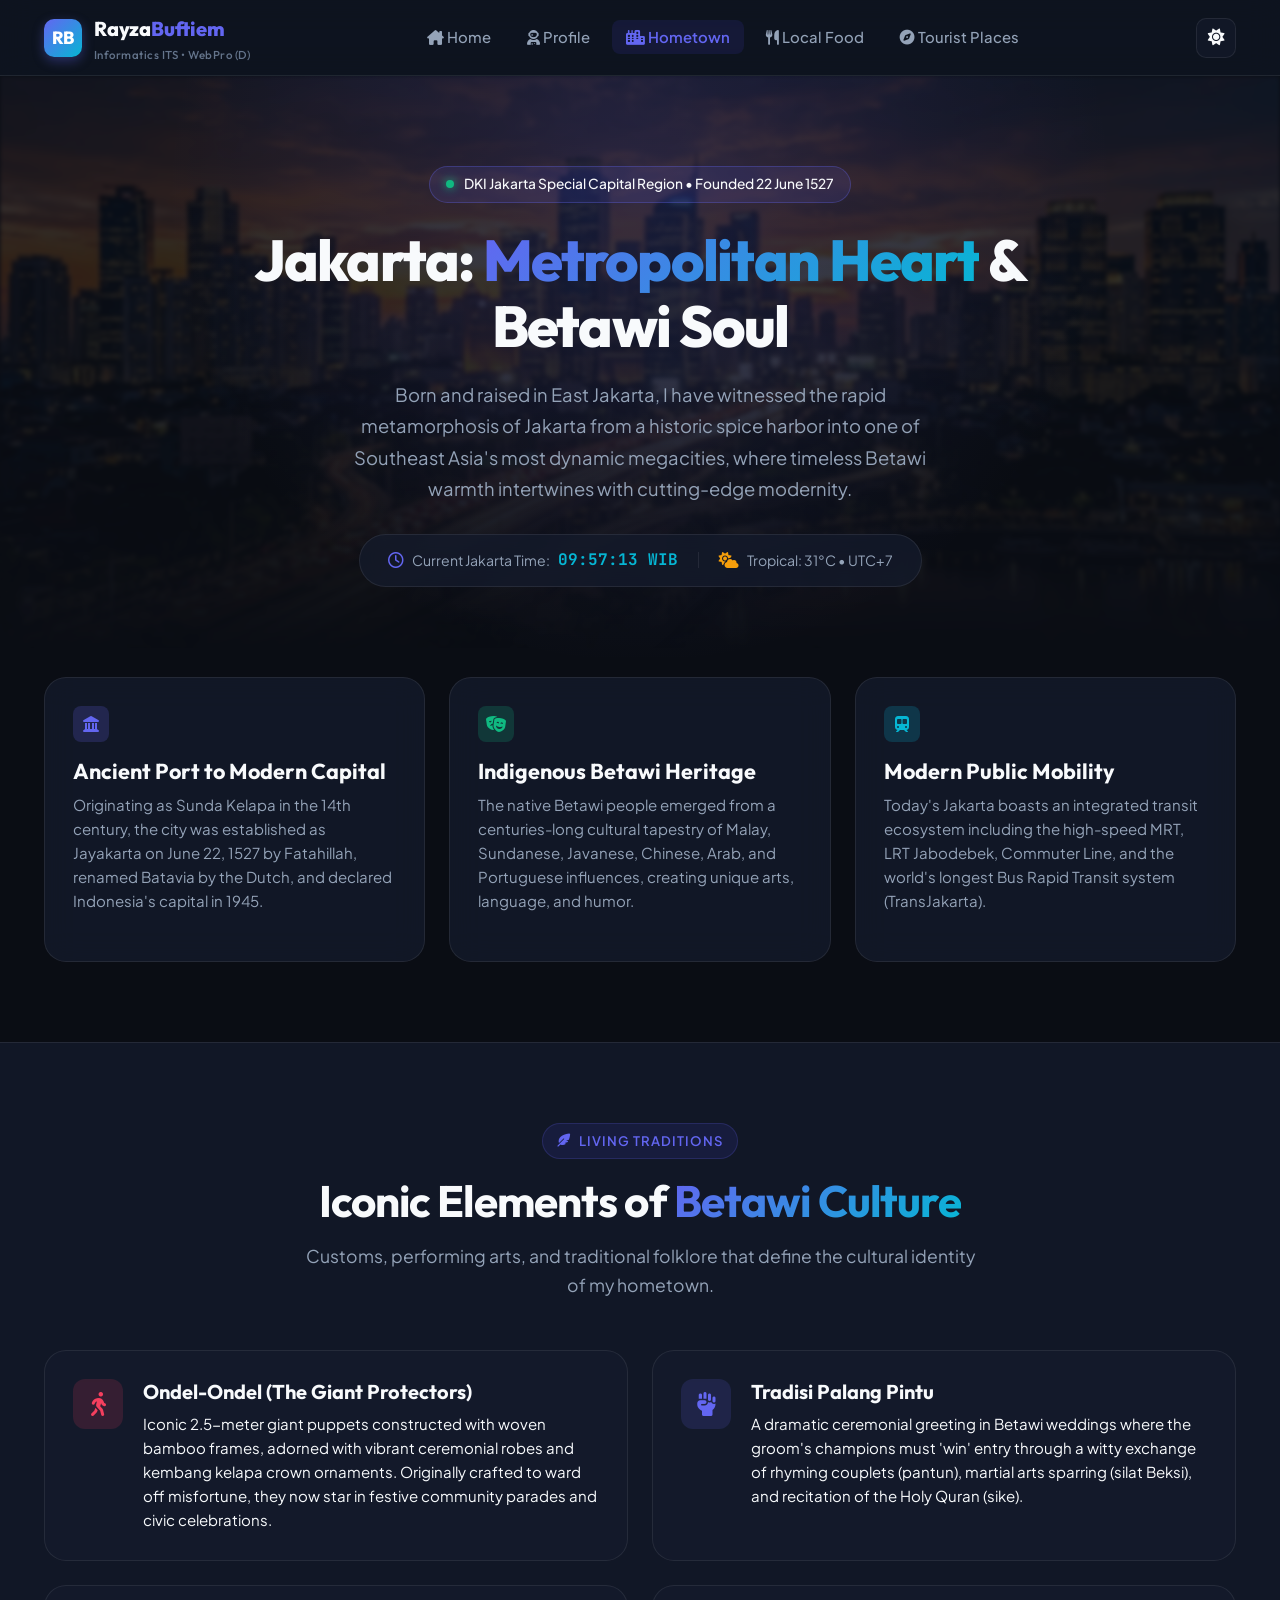
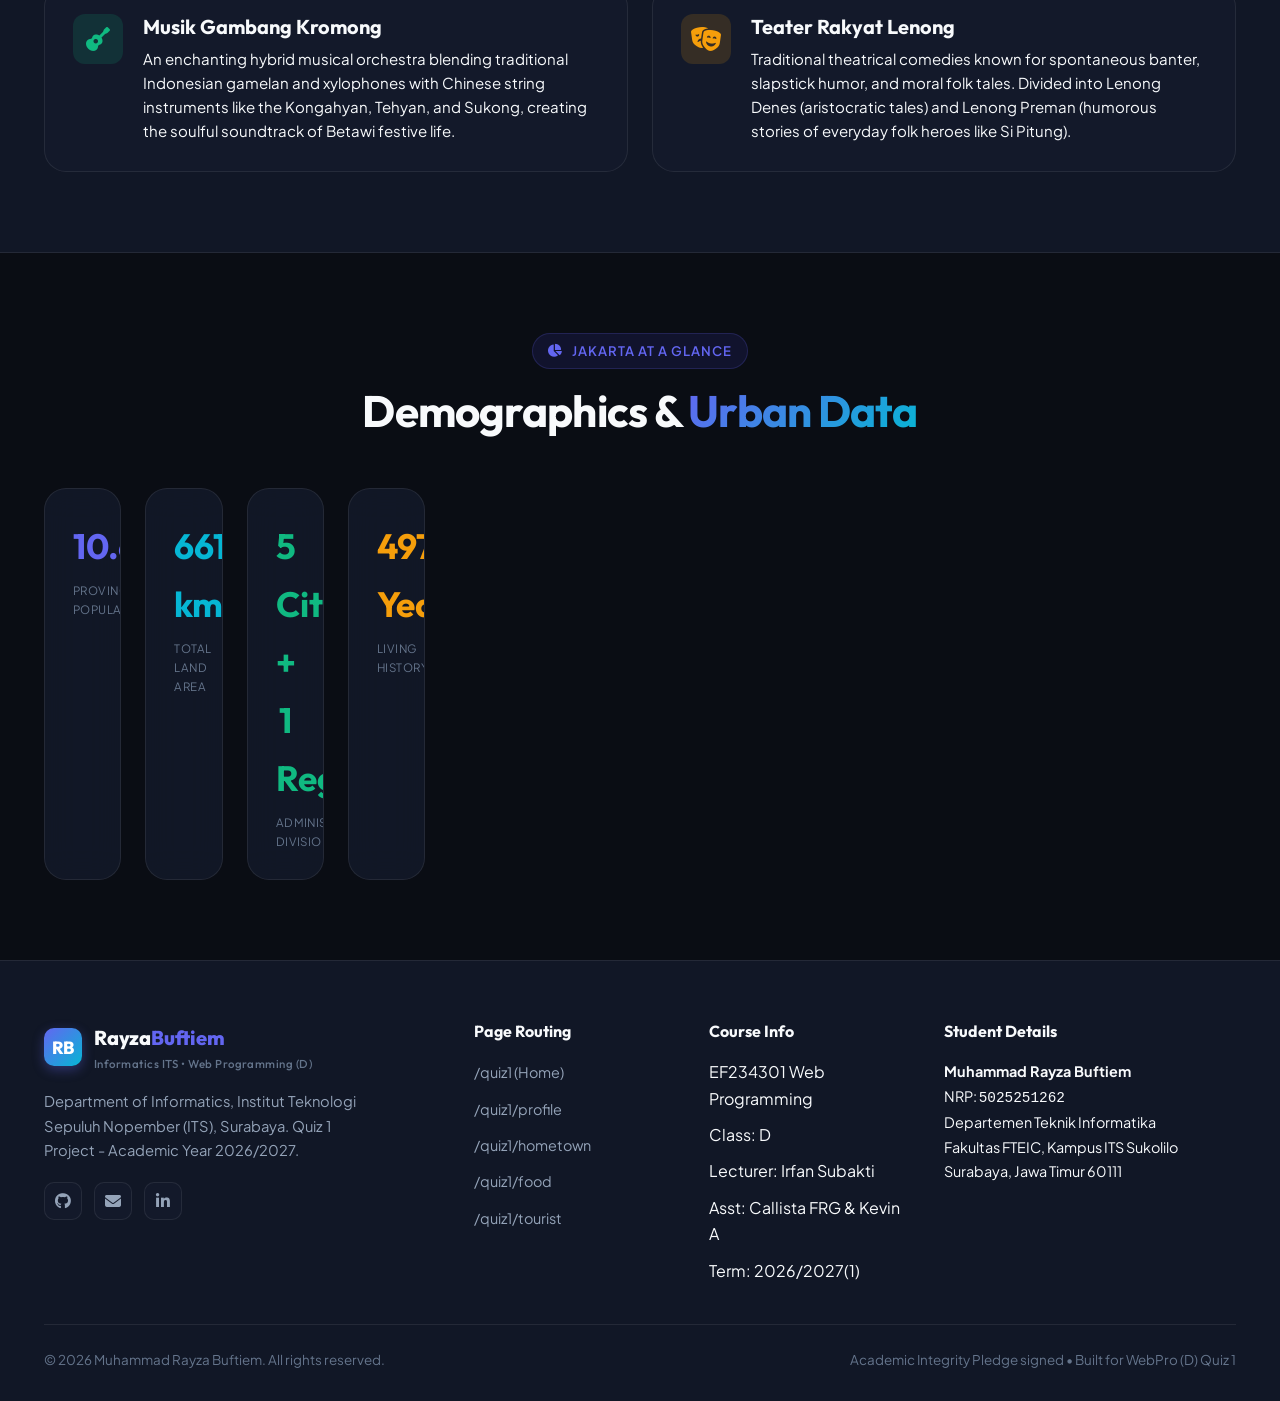
<file: quiz1/hometown/index.html>
<!DOCTYPE html>
<html lang="en">
<head>
  <meta charset="UTF-8">
  <meta name="viewport" content="width=device-width, initial-scale=1.0">
  <meta name="description" content="Hometown Portrait of Jakarta: History, Betawi Culture, Modern Transit, and Cultural Legacy by Muhammad Rayza Buftiem.">
  <meta name="author" content="Muhammad Rayza Buftiem">
  <meta property="og:title" content="Hometown | Jakarta - Muhammad Rayza Buftiem">
  <meta property="og:description" content="Discover the vibrant heritage and urban dynamism of Jakarta, the proud hometown of Muhammad Rayza Buftiem.">
  
  <title>Hometown: Jakarta | Muhammad Rayza Buftiem - Web Programming Quiz 1</title>

  <!-- Google Fonts & Font Awesome Icons -->
  <link rel="preconnect" href="https://fonts.googleapis.com">
  <link rel="preconnect" href="https://fonts.gstatic.com" crossorigin>
  <link href="https://fonts.googleapis.com/css2?family=Outfit:wght@300;400;500;600;700;800&family=Plus+Jakarta+Sans:wght@300;400;500;600;700;800&family=JetBrains+Mono:wght@400;500;700&display=swap" rel="stylesheet">
  <link rel="stylesheet" href="https://cdnjs.cloudflare.com/ajax/libs/font-awesome/6.5.1/css/all.min.css">
  
  <!-- Main Stylesheet -->
  <link rel="stylesheet" href="../css/style.css">
</head>
<body>

  <!-- Top Sticky Navigation -->
  <header class="site-header" id="topNav">
    <div class="container nav-wrapper">
      <a href="../" class="brand-link" id="brandLogo">
        <div class="brand-badge">RB</div>
        <div>
          <span class="brand-title">Rayza<span class="text-accent">Buftiem</span></span>
          <span class="brand-sub">Informatics ITS &bull; WebPro (D)</span>
        </div>
      </a>

      <!-- Desktop Menu -->
      <ul class="nav-menu">
        <li><a href="../" class="nav-link"><i class="fa-solid fa-house-chimney"></i> Home</a></li>
        <li><a href="../profile/" class="nav-link"><i class="fa-solid fa-user-astronaut"></i> Profile</a></li>
        <li><a href="./" class="nav-link active"><i class="fa-solid fa-city"></i> Hometown</a></li>
        <li><a href="../food/" class="nav-link"><i class="fa-solid fa-utensils"></i> Local Food</a></li>
        <li><a href="../tourist/" class="nav-link"><i class="fa-solid fa-compass"></i> Tourist Places</a></li>
      </ul>

      <!-- Action Buttons -->
      <div class="nav-actions">
        <button class="theme-toggle-btn" aria-label="Toggle theme">
          <i class="fa-solid fa-sun"></i>
        </button>
        <button class="hamburger-btn" aria-label="Open mobile menu">
          <i class="fa-solid fa-bars-staggered"></i>
        </button>
      </div>
    </div>
  </header>

  <!-- Mobile Drawer -->
  <div class="mobile-nav-overlay">
    <div class="mobile-drawer">
      <div class="drawer-header">
        <div class="brand-link">
          <div class="brand-badge">RB</div>
          <div>
            <span class="brand-title">Rayza<span class="text-accent">Buftiem</span></span>
          </div>
        </div>
        <button class="drawer-close-btn" aria-label="Close menu">
          <i class="fa-solid fa-xmark"></i>
        </button>
      </div>
      <ul class="drawer-links">
        <li><a href="../" class="drawer-link"><i class="fa-solid fa-house-chimney"></i> Home</a></li>
        <li><a href="../profile/" class="drawer-link"><i class="fa-solid fa-user-astronaut"></i> Profile</a></li>
        <li><a href="./" class="drawer-link active"><i class="fa-solid fa-city"></i> Hometown</a></li>
        <li><a href="../food/" class="drawer-link"><i class="fa-solid fa-utensils"></i> Local Food</a></li>
        <li><a href="../tourist/" class="drawer-link"><i class="fa-solid fa-compass"></i> Tourist Places</a></li>
      </ul>
    </div>
  </div>

  <main>
    <!-- Hometown Hero Banner -->
    <section class="hero-section" style="padding-bottom: 70px;">
      <div class="hero-backdrop" style="background-image: url('../assets/images/jakarta-hero.jpg');"></div>
      <div class="container">
        <div style="max-width: 820px; margin: 0 auto; text-align: center;">
          <div class="hero-pill">
            <span class="pulse-dot"></span>
            <span>DKI Jakarta Special Capital Region &bull; Founded 22 June 1527</span>
          </div>
          <h1 class="hero-title">
            Jakarta: <span class="text-gradient">Metropolitan Heart</span> &amp; Betawi Soul
          </h1>
          <p class="hero-subtitle" style="margin: 0 auto 30px;">
            Born and raised in East Jakarta, I have witnessed the rapid metamorphosis of Jakarta from a historic 
            spice harbor into one of Southeast Asia's most dynamic megacities, where timeless Betawi warmth intertwines with cutting-edge modernity.
          </p>

          <!-- Live Jakarta Time Widget -->
          <div style="display: inline-flex; align-items: center; gap: 20px; background: var(--bg-card); padding: 12px 28px; border-radius: var(--radius-full); border: 1px solid var(--border-color); backdrop-filter: blur(12px);">
            <div style="display: flex; align-items: center; gap: 8px;">
              <i class="fa-regular fa-clock text-accent"></i>
              <span style="font-size: 0.88rem; color: var(--text-secondary);">Current Jakarta Time:</span>
              <strong id="jakarta-clock" style="font-family: var(--font-mono); color: var(--accent-cyan);">--:--:-- WIB</strong>
            </div>
            <div style="width: 1px; height: 16px; background: var(--border-color);"></div>
            <div style="display: flex; align-items: center; gap: 8px;">
              <i class="fa-solid fa-cloud-sun" style="color: #f59e0b;"></i>
              <span style="font-size: 0.88rem; color: var(--text-secondary);">Tropical: 31&deg;C &bull; UTC+7</span>
            </div>
          </div>
        </div>
      </div>
    </section>

    <!-- Key Facts Bento Grid -->
    <section class="section-spacer" style="padding-top: 20px;">
      <div class="container">
        <div class="bento-grid">
          <div class="card bento-col-4">
            <div class="badge-icon blue" style="margin-bottom: 16px;"><i class="fa-solid fa-landmark"></i></div>
            <h3 class="card-title">Ancient Port to Modern Capital</h3>
            <p class="card-desc">
              Originating as Sunda Kelapa in the 14th century, the city was established as Jayakarta on June 22, 1527 by Fatahillah, renamed Batavia by the Dutch, and declared Indonesia's capital in 1945.
            </p>
          </div>

          <div class="card bento-col-4">
            <div class="badge-icon emerald" style="margin-bottom: 16px;"><i class="fa-solid fa-masks-theater"></i></div>
            <h3 class="card-title">Indigenous Betawi Heritage</h3>
            <p class="card-desc">
              The native Betawi people emerged from a centuries-long cultural tapestry of Malay, Sundanese, Javanese, Chinese, Arab, and Portuguese influences, creating unique arts, language, and humor.
            </p>
          </div>

          <div class="card bento-col-4">
            <div class="badge-icon blue" style="margin-bottom: 16px; background: rgba(6, 182, 212, 0.2); color: var(--accent-cyan);"><i class="fa-solid fa-train-subway"></i></div>
            <h3 class="card-title">Modern Public Mobility</h3>
            <p class="card-desc">
              Today's Jakarta boasts an integrated transit ecosystem including the high-speed MRT, LRT Jabodebek, Commuter Line, and the world's longest Bus Rapid Transit system (TransJakarta).
            </p>
          </div>
        </div>
      </div>
    </section>

    <!-- Cultural Pillars of Betawi -->
    <section class="section-spacer" style="background: var(--bg-secondary); border-top: 1px solid var(--border-color); border-bottom: 1px solid var(--border-color);">
      <div class="container">
        <div class="section-header">
          <div class="badge-tag"><i class="fa-solid fa-feather-pointed"></i> Living Traditions</div>
          <h2 class="section-title">Iconic Elements of <span class="text-gradient">Betawi Culture</span></h2>
          <p class="section-description">
            Customs, performing arts, and traditional folklore that define the cultural identity of my hometown.
          </p>
        </div>

        <div class="bento-grid">
          <!-- Item 1: Ondel-Ondel -->
          <div class="card bento-col-6">
            <div style="display: flex; gap: 20px; align-items: flex-start;">
              <div style="width: 50px; height: 50px; border-radius: 12px; background: rgba(244, 63, 94, 0.15); color: var(--accent-rose); display: flex; align-items: center; justify-content: center; font-size: 1.5rem; flex-shrink: 0;">
                <i class="fa-solid fa-person-walking"></i>
              </div>
              <div>
                <h3 style="font-size: 1.25rem; margin-bottom: 8px;">Ondel-Ondel (The Giant Protectors)</h3>
                <p class="text-secondary" style="font-size: 0.94rem; line-height: 1.6;">
                  Iconic 2.5-meter giant puppets constructed with woven bamboo frames, adorned with vibrant ceremonial robes 
                  and kembang kelapa crown ornaments. Originally crafted to ward off misfortune, they now star in festive community parades and civic celebrations.
                </p>
              </div>
            </div>
          </div>

          <!-- Item 2: Palang Pintu -->
          <div class="card bento-col-6">
            <div style="display: flex; gap: 20px; align-items: flex-start;">
              <div style="width: 50px; height: 50px; border-radius: 12px; background: rgba(99, 102, 241, 0.15); color: var(--accent-indigo); display: flex; align-items: center; justify-content: center; font-size: 1.5rem; flex-shrink: 0;">
                <i class="fa-solid fa-hand-fist"></i>
              </div>
              <div>
                <h3 style="font-size: 1.25rem; margin-bottom: 8px;">Tradisi Palang Pintu</h3>
                <p class="text-secondary" style="font-size: 0.94rem; line-height: 1.6;">
                  A dramatic ceremonial greeting in Betawi weddings where the groom's champions must 'win' entry through 
                  a witty exchange of rhyming couplets (pantun), martial arts sparring (silat Beksi), and recitation of the Holy Quran (sike).
                </p>
              </div>
            </div>
          </div>

          <!-- Item 3: Gambang Kromong -->
          <div class="card bento-col-6">
            <div style="display: flex; gap: 20px; align-items: flex-start;">
              <div style="width: 50px; height: 50px; border-radius: 12px; background: rgba(16, 185, 129, 0.15); color: var(--accent-emerald); display: flex; align-items: center; justify-content: center; font-size: 1.5rem; flex-shrink: 0;">
                <i class="fa-solid fa-guitar"></i>
              </div>
              <div>
                <h3 style="font-size: 1.25rem; margin-bottom: 8px;">Musik Gambang Kromong</h3>
                <p class="text-secondary" style="font-size: 0.94rem; line-height: 1.6;">
                  An enchanting hybrid musical orchestra blending traditional Indonesian gamelan and xylophones with Chinese string 
                  instruments like the Kongahyan, Tehyan, and Sukong, creating the soulful soundtrack of Betawi festive life.
                </p>
              </div>
            </div>
          </div>

          <!-- Item 4: Lenong -->
          <div class="card bento-col-6">
            <div style="display: flex; gap: 20px; align-items: flex-start;">
              <div style="width: 50px; height: 50px; border-radius: 12px; background: rgba(245, 158, 11, 0.15); color: var(--accent-amber); display: flex; align-items: center; justify-content: center; font-size: 1.5rem; flex-shrink: 0;">
                <i class="fa-solid fa-theater-masks"></i>
              </div>
              <div>
                <h3 style="font-size: 1.25rem; margin-bottom: 8px;">Teater Rakyat Lenong</h3>
                <p class="text-secondary" style="font-size: 0.94rem; line-height: 1.6;">
                  Traditional theatrical comedies known for spontaneous banter, slapstick humor, and moral folk tales. 
                  Divided into Lenong Denes (aristocratic tales) and Lenong Preman (humorous stories of everyday folk heroes like Si Pitung).
                </p>
              </div>
            </div>
          </div>
        </div>
      </div>
    </section>

    <!-- Geographic & Demographic Fast Facts -->
    <section class="section-spacer">
      <div class="container">
        <div class="section-header">
          <div class="badge-tag"><i class="fa-solid fa-chart-pie"></i> Jakarta at a Glance</div>
          <h2 class="section-title">Demographics &amp; <span class="text-gradient">Urban Data</span></h2>
        </div>

        <div class="bento-grid">
          <div class="card bento-col-3" style="text-align: center;">
            <div class="stat-num" style="font-size: 2.2rem; color: var(--accent-indigo); margin-bottom: 6px;">10.6M+</div>
            <div class="stat-label">Provincial Population</div>
          </div>
          <div class="card bento-col-3" style="text-align: center;">
            <div class="stat-num" style="font-size: 2.2rem; color: var(--accent-cyan); margin-bottom: 6px;">661.5 km&sup2;</div>
            <div class="stat-label">Total Land Area</div>
          </div>
          <div class="card bento-col-3" style="text-align: center;">
            <div class="stat-num" style="font-size: 2.2rem; color: var(--accent-emerald); margin-bottom: 6px;">5 Cities + 1 Regency</div>
            <div class="stat-label">Administrative Divisions</div>
          </div>
          <div class="card bento-col-3" style="text-align: center;">
            <div class="stat-num" style="font-size: 2.2rem; color: var(--accent-amber); margin-bottom: 6px;">497+ Years</div>
            <div class="stat-label">Living History</div>
          </div>
        </div>
      </div>
    </section>
  </main>

  <!-- Site Footer -->
  <footer class="site-footer">
    <div class="container">
      <div class="footer-grid">
        <div class="footer-brand">
          <div class="brand-link">
            <div class="brand-badge">RB</div>
            <div>
              <span class="brand-title">Rayza<span class="text-accent">Buftiem</span></span>
              <span class="brand-sub">Informatics ITS &bull; Web Programming (D)</span>
            </div>
          </div>
          <p>
            Department of Informatics, Institut Teknologi Sepuluh Nopember (ITS), Surabaya. 
            Quiz 1 Project - Academic Year 2026/2027.
          </p>
          <div class="footer-socials">
            <a href="https://github.com/rayzabuf" target="_blank" rel="noopener" class="social-icon-btn" aria-label="GitHub">
              <i class="fa-brands fa-github"></i>
            </a>
            <a href="mailto:rayzabuftiem@gmail.com" class="social-icon-btn" aria-label="Email">
              <i class="fa-solid fa-envelope"></i>
            </a>
            <a href="https://linkedin.com" target="_blank" rel="noopener" class="social-icon-btn" aria-label="LinkedIn">
              <i class="fa-brands fa-linkedin-in"></i>
            </a>
          </div>
        </div>

        <div class="footer-column">
          <h4>Page Routing</h4>
          <ul class="footer-links">
            <li><a href="../">/quiz1 (Home)</a></li>
            <li><a href="../profile/">/quiz1/profile</a></li>
            <li><a href="./">/quiz1/hometown</a></li>
            <li><a href="../food/">/quiz1/food</a></li>
            <li><a href="../tourist/">/quiz1/tourist</a></li>
          </ul>
        </div>

        <div class="footer-column">
          <h4>Course Info</h4>
          <ul class="footer-links">
            <li><span>EF234301 Web Programming</span></li>
            <li><span>Class: D</span></li>
            <li><span>Lecturer: Irfan Subakti</span></li>
            <li><span>Asst: Callista FRG &amp; Kevin A</span></li>
            <li><span>Term: 2026/2027(1)</span></li>
          </ul>
        </div>

        <div class="footer-column">
          <h4>Student Details</h4>
          <p class="text-secondary" style="font-size: 0.9rem; line-height: 1.7;">
            <strong>Muhammad Rayza Buftiem</strong><br>
            NRP: <code>5025251262</code><br>
            Departemen Teknik Informatika<br>
            Fakultas FTEIC, Kampus ITS Sukolilo<br>
            Surabaya, Jawa Timur 60111
          </p>
        </div>
      </div>

      <div class="footer-bottom">
        <div>
          &copy; 2026 Muhammad Rayza Buftiem. All rights reserved.
        </div>
        <div>
          Academic Integrity Pledge signed &bull; Built for WebPro (D) Quiz 1
        </div>
      </div>
    </div>
  </footer>

  <!-- Scripts -->
  <script src="../js/main.js"></script>
</body>
</html>
</file>
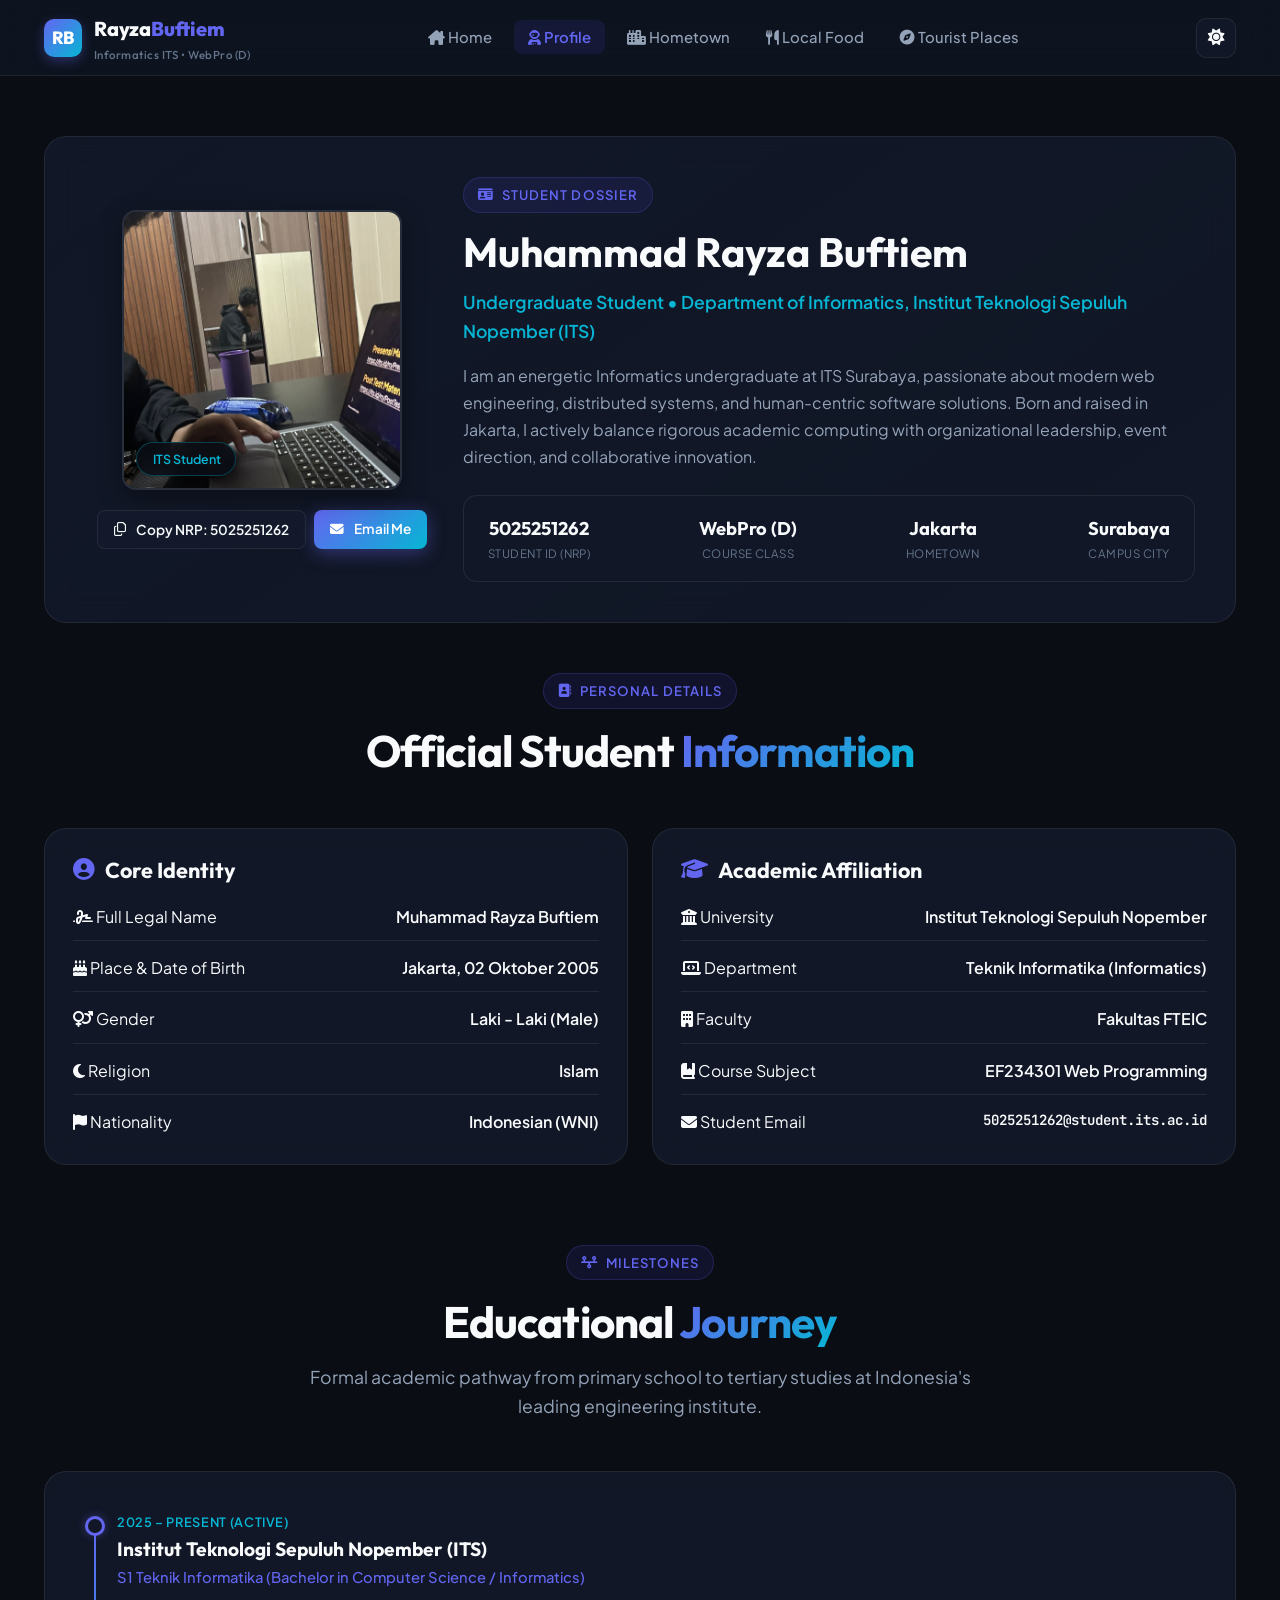
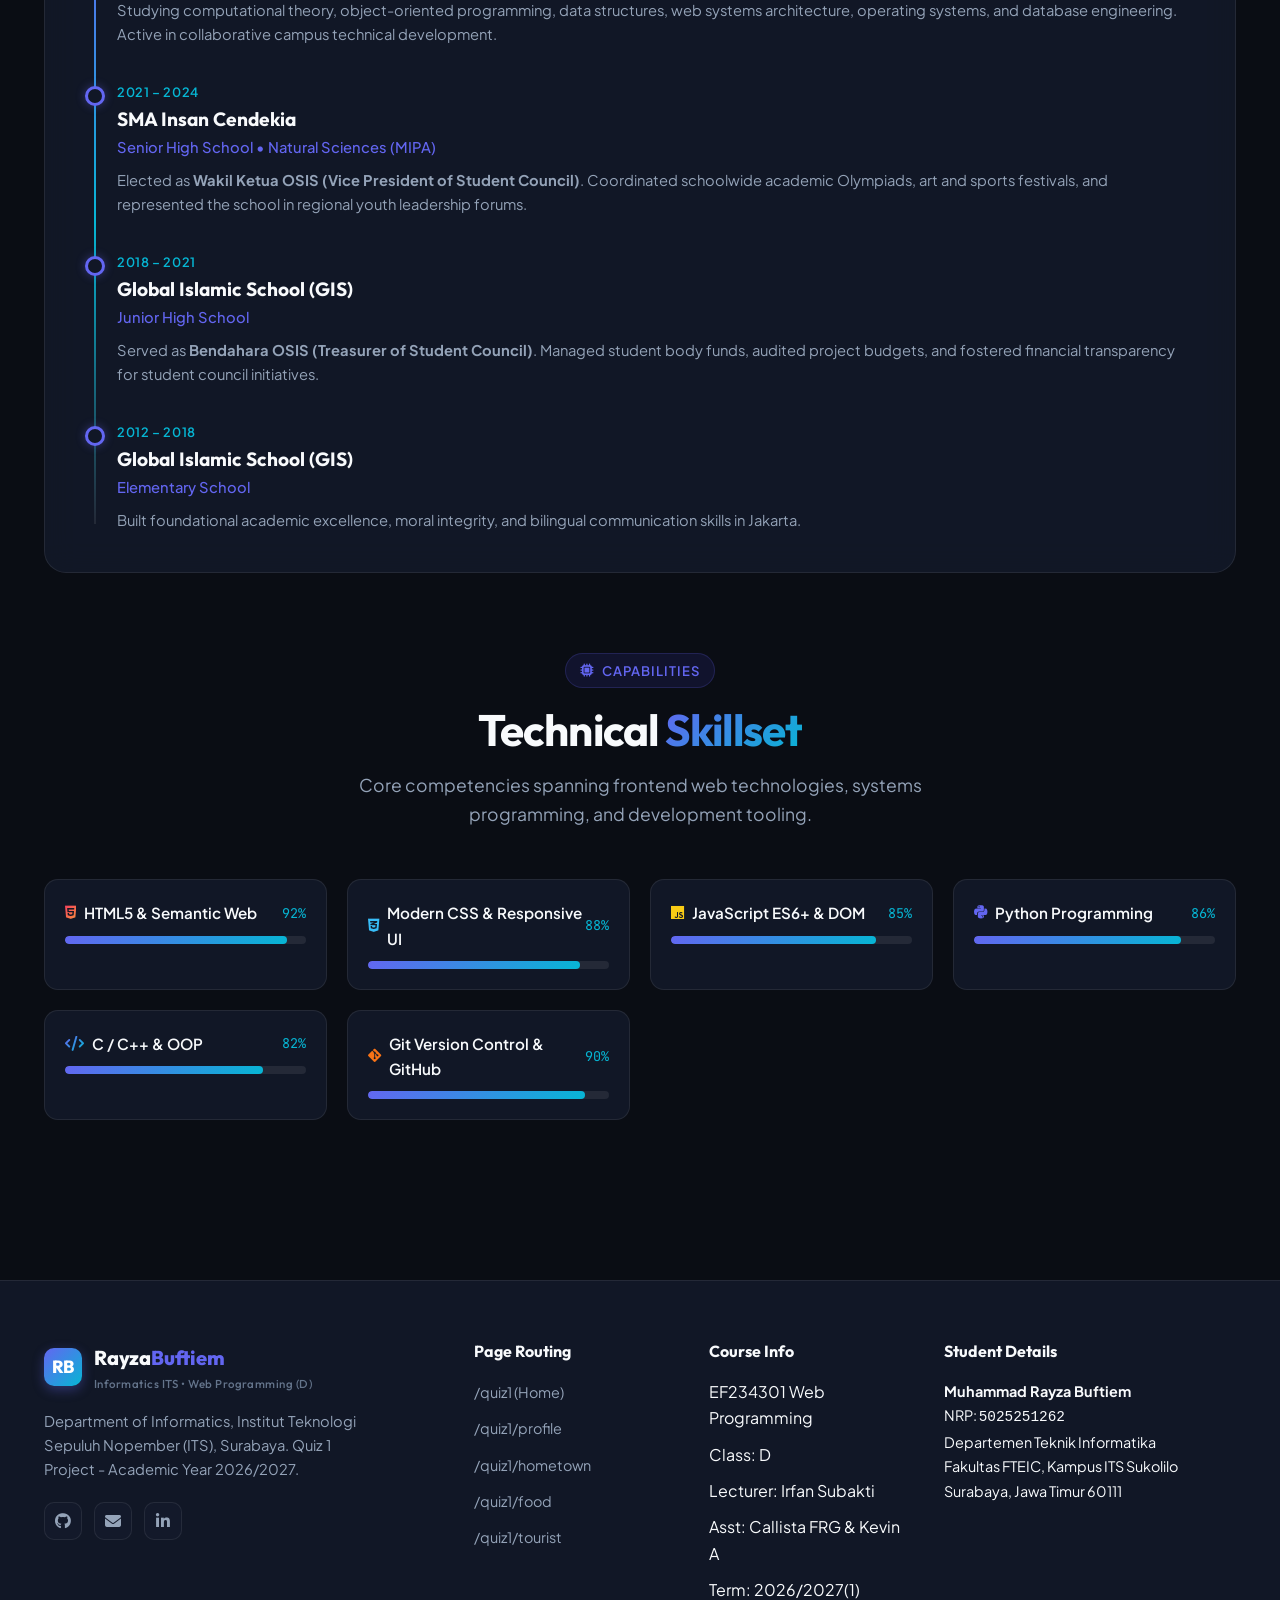
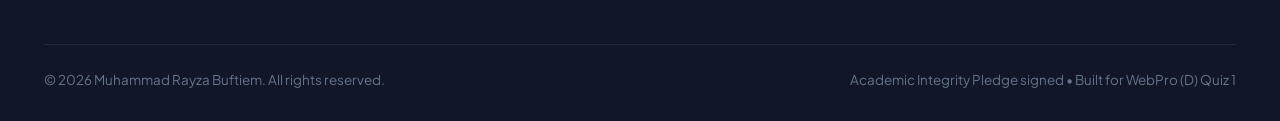
<file: quiz1/profile/index.html>
<!DOCTYPE html>
<html lang="en">
<head>
  <meta charset="UTF-8">
  <meta name="viewport" content="width=device-width, initial-scale=1.0">
  <meta name="description" content="Personal Profile and Academic Portfolio of Muhammad Rayza Buftiem (NRP: 5025251262) - Informatics ITS.">
  <meta name="author" content="Muhammad Rayza Buftiem">
  <meta property="og:title" content="Profile | Muhammad Rayza Buftiem">
  <meta property="og:description" content="Academic profile, educational timeline, technical skills, and leadership experiences.">
  
  <title>Profile | Muhammad Rayza Buftiem - Web Programming Quiz 1</title>

  <!-- Google Fonts & Font Awesome Icons -->
  <link rel="preconnect" href="https://fonts.googleapis.com">
  <link rel="preconnect" href="https://fonts.gstatic.com" crossorigin>
  <link href="https://fonts.googleapis.com/css2?family=Outfit:wght@300;400;500;600;700;800&family=Plus+Jakarta+Sans:wght@300;400;500;600;700;800&family=JetBrains+Mono:wght@400;500;700&display=swap" rel="stylesheet">
  <link rel="stylesheet" href="https://cdnjs.cloudflare.com/ajax/libs/font-awesome/6.5.1/css/all.min.css">
  
  <!-- Main Stylesheet -->
  <link rel="stylesheet" href="../css/style.css">
</head>
<body>

  <!-- Top Sticky Navigation -->
  <header class="site-header" id="topNav">
    <div class="container nav-wrapper">
      <a href="../" class="brand-link" id="brandLogo">
        <div class="brand-badge">RB</div>
        <div>
          <span class="brand-title">Rayza<span class="text-accent">Buftiem</span></span>
          <span class="brand-sub">Informatics ITS &bull; WebPro (D)</span>
        </div>
      </a>

      <!-- Desktop Menu -->
      <ul class="nav-menu">
        <li><a href="../" class="nav-link"><i class="fa-solid fa-house-chimney"></i> Home</a></li>
        <li><a href="./" class="nav-link active"><i class="fa-solid fa-user-astronaut"></i> Profile</a></li>
        <li><a href="../hometown/" class="nav-link"><i class="fa-solid fa-city"></i> Hometown</a></li>
        <li><a href="../food/" class="nav-link"><i class="fa-solid fa-utensils"></i> Local Food</a></li>
        <li><a href="../tourist/" class="nav-link"><i class="fa-solid fa-compass"></i> Tourist Places</a></li>
      </ul>

      <!-- Action Buttons -->
      <div class="nav-actions">
        <button class="theme-toggle-btn" aria-label="Toggle theme">
          <i class="fa-solid fa-sun"></i>
        </button>
        <button class="hamburger-btn" aria-label="Open mobile menu">
          <i class="fa-solid fa-bars-staggered"></i>
        </button>
      </div>
    </div>
  </header>

  <!-- Mobile Drawer -->
  <div class="mobile-nav-overlay">
    <div class="mobile-drawer">
      <div class="drawer-header">
        <div class="brand-link">
          <div class="brand-badge">RB</div>
          <div>
            <span class="brand-title">Rayza<span class="text-accent">Buftiem</span></span>
          </div>
        </div>
        <button class="drawer-close-btn" aria-label="Close menu">
          <i class="fa-solid fa-xmark"></i>
        </button>
      </div>
      <ul class="drawer-links">
        <li><a href="../" class="drawer-link"><i class="fa-solid fa-house-chimney"></i> Home</a></li>
        <li><a href="./" class="drawer-link active"><i class="fa-solid fa-user-astronaut"></i> Profile</a></li>
        <li><a href="../hometown/" class="drawer-link"><i class="fa-solid fa-city"></i> Hometown</a></li>
        <li><a href="../food/" class="drawer-link"><i class="fa-solid fa-utensils"></i> Local Food</a></li>
        <li><a href="../tourist/" class="drawer-link"><i class="fa-solid fa-compass"></i> Tourist Places</a></li>
      </ul>
    </div>
  </div>

  <main>
    <!-- Profile Hero Section -->
    <section class="section-spacer" style="padding-top: 60px;">
      <div class="container">
        <div class="card" style="padding: 40px; margin-bottom: 40px; background: linear-gradient(145deg, var(--bg-card), var(--bg-secondary));">
          <div class="bento-grid" style="align-items: center;">
            <div class="bento-col-4" style="text-align: center;">
              <div class="avatar-wrapper" style="max-width: 280px; margin: 0 auto 20px;">
                <img src="../assets/images/rayza.jpg" alt="Muhammad Rayza Buftiem">
                <div class="avatar-tag">
                  <i class="fa-solid fa-badge-check"></i> ITS Student
                </div>
              </div>
              <div style="display: flex; gap: 8px; justify-content: center; flex-wrap: wrap;">
                <button class="btn btn-secondary btn-sm" data-copy="5025251262">
                  <i class="fa-regular fa-copy"></i> Copy NRP: 5025251262
                </button>
                <a href="mailto:rayzabuftiem@gmail.com" class="btn btn-primary btn-sm">
                  <i class="fa-solid fa-envelope"></i> Email Me
                </a>
              </div>
            </div>

            <div class="bento-col-8">
              <div class="badge-tag"><i class="fa-solid fa-id-card"></i> Student Dossier</div>
              <h1 style="font-size: clamp(2rem, 3.2vw, 2.6rem); margin-bottom: 10px;">
                Muhammad Rayza Buftiem
              </h1>
              <p style="color: var(--accent-cyan); font-weight: 600; font-size: 1.1rem; margin-bottom: 16px;">
                Undergraduate Student &bull; Department of Informatics, Institut Teknologi Sepuluh Nopember (ITS)
              </p>
              <p style="color: var(--text-secondary); line-height: 1.7; margin-bottom: 24px;">
                I am an energetic Informatics undergraduate at ITS Surabaya, passionate about modern web engineering, 
                distributed systems, and human-centric software solutions. Born and raised in Jakarta, I actively balance 
                rigorous academic computing with organizational leadership, event direction, and collaborative innovation.
              </p>

              <div class="hero-stats-row" style="background: var(--bg-secondary); padding: 18px 24px; border-radius: var(--radius-md); border: 1px solid var(--border-color);">
                <div class="stat-item">
                  <div class="stat-num">5025251262</div>
                  <div class="stat-label">Student ID (NRP)</div>
                </div>
                <div class="stat-item">
                  <div class="stat-num">WebPro (D)</div>
                  <div class="stat-label">Course Class</div>
                </div>
                <div class="stat-item">
                  <div class="stat-num">Jakarta</div>
                  <div class="stat-label">Hometown</div>
                </div>
                <div class="stat-item">
                  <div class="stat-num">Surabaya</div>
                  <div class="stat-label">Campus City</div>
                </div>
              </div>
            </div>
          </div>
        </div>

        <!-- Detailed Biodata Bento Grid -->
        <div class="section-header" style="margin-top: 50px;">
          <div class="badge-tag"><i class="fa-solid fa-address-book"></i> Personal Details</div>
          <h2 class="section-title">Official Student <span class="text-gradient">Information</span></h2>
        </div>

        <div class="bento-grid">
          <!-- Card: Personal Biodata -->
          <div class="card bento-col-6">
            <h3 class="card-title" style="display: flex; align-items: center; gap: 10px; margin-bottom: 20px;">
              <i class="fa-solid fa-user-circle text-accent"></i> Core Identity
            </h3>
            <div style="display: flex; flex-direction: column; gap: 14px;">
              <div style="display: flex; justify-content: space-between; border-bottom: 1px solid var(--border-color); padding-bottom: 10px;">
                <span class="text-muted"><i class="fa-solid fa-signature"></i> Full Legal Name</span>
                <span style="font-weight: 600;">Muhammad Rayza Buftiem</span>
              </div>
              <div style="display: flex; justify-content: space-between; border-bottom: 1px solid var(--border-color); padding-bottom: 10px;">
                <span class="text-muted"><i class="fa-solid fa-cake-candles"></i> Place &amp; Date of Birth</span>
                <span style="font-weight: 600;">Jakarta, 02 Oktober 2005</span>
              </div>
              <div style="display: flex; justify-content: space-between; border-bottom: 1px solid var(--border-color); padding-bottom: 10px;">
                <span class="text-muted"><i class="fa-solid fa-venus-mars"></i> Gender</span>
                <span style="font-weight: 600;">Laki - Laki (Male)</span>
              </div>
              <div style="display: flex; justify-content: space-between; border-bottom: 1px solid var(--border-color); padding-bottom: 10px;">
                <span class="text-muted"><i class="fa-solid fa-moon"></i> Religion</span>
                <span style="font-weight: 600;">Islam</span>
              </div>
              <div style="display: flex; justify-content: space-between;">
                <span class="text-muted"><i class="fa-solid fa-flag"></i> Nationality</span>
                <span style="font-weight: 600;">Indonesian (WNI)</span>
              </div>
            </div>
          </div>

          <!-- Card: Academic Affiliation -->
          <div class="card bento-col-6">
            <h3 class="card-title" style="display: flex; align-items: center; gap: 10px; margin-bottom: 20px;">
              <i class="fa-solid fa-graduation-cap text-accent"></i> Academic Affiliation
            </h3>
            <div style="display: flex; flex-direction: column; gap: 14px;">
              <div style="display: flex; justify-content: space-between; border-bottom: 1px solid var(--border-color); padding-bottom: 10px;">
                <span class="text-muted"><i class="fa-solid fa-university"></i> University</span>
                <span style="font-weight: 600;">Institut Teknologi Sepuluh Nopember</span>
              </div>
              <div style="display: flex; justify-content: space-between; border-bottom: 1px solid var(--border-color); padding-bottom: 10px;">
                <span class="text-muted"><i class="fa-solid fa-laptop-code"></i> Department</span>
                <span style="font-weight: 600;">Teknik Informatika (Informatics)</span>
              </div>
              <div style="display: flex; justify-content: space-between; border-bottom: 1px solid var(--border-color); padding-bottom: 10px;">
                <span class="text-muted"><i class="fa-solid fa-building"></i> Faculty</span>
                <span style="font-weight: 600;">Fakultas FTEIC</span>
              </div>
              <div style="display: flex; justify-content: space-between; border-bottom: 1px solid var(--border-color); padding-bottom: 10px;">
                <span class="text-muted"><i class="fa-solid fa-book-bookmark"></i> Course Subject</span>
                <span style="font-weight: 600;">EF234301 Web Programming</span>
              </div>
              <div style="display: flex; justify-content: space-between;">
                <span class="text-muted"><i class="fa-solid fa-envelope"></i> Student Email</span>
                <span style="font-weight: 600; font-family: var(--font-mono); font-size: 0.88rem;">5025251262@student.its.ac.id</span>
              </div>
            </div>
          </div>
        </div>

        <!-- Educational Journey Timeline -->
        <div class="section-spacer">
          <div class="section-header">
            <div class="badge-tag"><i class="fa-solid fa-timeline"></i> Milestones</div>
            <h2 class="section-title">Educational <span class="text-gradient">Journey</span></h2>
            <p class="section-description">
              Formal academic pathway from primary school to tertiary studies at Indonesia's leading engineering institute.
            </p>
          </div>

          <div class="card" style="padding: 40px;">
            <div class="timeline">
              <!-- Item 1: ITS -->
              <div class="timeline-item">
                <div class="timeline-marker"></div>
                <div class="timeline-period">2025 &ndash; Present (Active)</div>
                <h3 class="timeline-title">Institut Teknologi Sepuluh Nopember (ITS)</h3>
                <div class="timeline-org">S1 Teknik Informatika (Bachelor in Computer Science / Informatics)</div>
                <p class="timeline-desc">
                  Studying computational theory, object-oriented programming, data structures, web systems architecture, 
                  operating systems, and database engineering. Active in collaborative campus technical development.
                </p>
              </div>

              <!-- Item 2: SMA -->
              <div class="timeline-item">
                <div class="timeline-marker"></div>
                <div class="timeline-period">2021 &ndash; 2024</div>
                <h3 class="timeline-title">SMA Insan Cendekia</h3>
                <div class="timeline-org">Senior High School &bull; Natural Sciences (MIPA)</div>
                <p class="timeline-desc">
                  Elected as <strong>Wakil Ketua OSIS (Vice President of Student Council)</strong>. Coordinated schoolwide 
                  academic Olympiads, art and sports festivals, and represented the school in regional youth leadership forums.
                </p>
              </div>

              <!-- Item 3: GIS Junior High -->
              <div class="timeline-item">
                <div class="timeline-marker"></div>
                <div class="timeline-period">2018 &ndash; 2021</div>
                <h3 class="timeline-title">Global Islamic School (GIS)</h3>
                <div class="timeline-org">Junior High School</div>
                <p class="timeline-desc">
                  Served as <strong>Bendahara OSIS (Treasurer of Student Council)</strong>. Managed student body funds, 
                  audited project budgets, and fostered financial transparency for student council initiatives.
                </p>
              </div>

              <!-- Item 4: GIS Elementary -->
              <div class="timeline-item">
                <div class="timeline-marker"></div>
                <div class="timeline-period">2012 &ndash; 2018</div>
                <h3 class="timeline-title">Global Islamic School (GIS)</h3>
                <div class="timeline-org">Elementary School</div>
                <p class="timeline-desc">
                  Built foundational academic excellence, moral integrity, and bilingual communication skills in Jakarta.
                </p>
              </div>
            </div>
          </div>
        </div>

        <!-- Technical Skills Section -->
        <div class="section-spacer" style="padding-top: 0;">
          <div class="section-header">
            <div class="badge-tag"><i class="fa-solid fa-microchip"></i> Capabilities</div>
            <h2 class="section-title">Technical <span class="text-gradient">Skillset</span></h2>
            <p class="section-description">
              Core competencies spanning frontend web technologies, systems programming, and development tooling.
            </p>
          </div>

          <div class="skills-grid">
            <div class="skill-card">
              <div class="skill-header">
                <span class="skill-name"><i class="fa-brands fa-html5 text-sunset"></i> HTML5 &amp; Semantic Web</span>
                <span class="skill-pct">92%</span>
              </div>
              <div class="progress-track"><div class="progress-fill" style="width: 92%;"></div></div>
            </div>

            <div class="skill-card">
              <div class="skill-header">
                <span class="skill-name"><i class="fa-brands fa-css3-alt" style="color: #38bdf8;"></i> Modern CSS &amp; Responsive UI</span>
                <span class="skill-pct">88%</span>
              </div>
              <div class="progress-track"><div class="progress-fill" style="width: 88%;"></div></div>
            </div>

            <div class="skill-card">
              <div class="skill-header">
                <span class="skill-name"><i class="fa-brands fa-js" style="color: #facc15;"></i> JavaScript ES6+ &amp; DOM</span>
                <span class="skill-pct">85%</span>
              </div>
              <div class="progress-track"><div class="progress-fill" style="width: 85%;"></div></div>
            </div>

            <div class="skill-card">
              <div class="skill-header">
                <span class="skill-name"><i class="fa-brands fa-python text-accent"></i> Python Programming</span>
                <span class="skill-pct">86%</span>
              </div>
              <div class="progress-track"><div class="progress-fill" style="width: 86%;"></div></div>
            </div>

            <div class="skill-card">
              <div class="skill-header">
                <span class="skill-name"><i class="fa-solid fa-code text-gradient"></i> C / C++ &amp; OOP</span>
                <span class="skill-pct">82%</span>
              </div>
              <div class="progress-track"><div class="progress-fill" style="width: 82%;"></div></div>
            </div>

            <div class="skill-card">
              <div class="skill-header">
                <span class="skill-name"><i class="fa-brands fa-git-alt" style="color: #f97316;"></i> Git Version Control &amp; GitHub</span>
                <span class="skill-pct">90%</span>
              </div>
              <div class="progress-track"><div class="progress-fill" style="width: 90%;"></div></div>
            </div>
          </div>
        </div>
      </div>
    </section>
  </main>

  <!-- Site Footer -->
  <footer class="site-footer">
    <div class="container">
      <div class="footer-grid">
        <div class="footer-brand">
          <div class="brand-link">
            <div class="brand-badge">RB</div>
            <div>
              <span class="brand-title">Rayza<span class="text-accent">Buftiem</span></span>
              <span class="brand-sub">Informatics ITS &bull; Web Programming (D)</span>
            </div>
          </div>
          <p>
            Department of Informatics, Institut Teknologi Sepuluh Nopember (ITS), Surabaya. 
            Quiz 1 Project - Academic Year 2026/2027.
          </p>
          <div class="footer-socials">
            <a href="https://github.com/rayzabuf" target="_blank" rel="noopener" class="social-icon-btn" aria-label="GitHub">
              <i class="fa-brands fa-github"></i>
            </a>
            <a href="mailto:rayzabuftiem@gmail.com" class="social-icon-btn" aria-label="Email">
              <i class="fa-solid fa-envelope"></i>
            </a>
            <a href="https://linkedin.com" target="_blank" rel="noopener" class="social-icon-btn" aria-label="LinkedIn">
              <i class="fa-brands fa-linkedin-in"></i>
            </a>
          </div>
        </div>

        <div class="footer-column">
          <h4>Page Routing</h4>
          <ul class="footer-links">
            <li><a href="../">/quiz1 (Home)</a></li>
            <li><a href="./">/quiz1/profile</a></li>
            <li><a href="../hometown/">/quiz1/hometown</a></li>
            <li><a href="../food/">/quiz1/food</a></li>
            <li><a href="../tourist/">/quiz1/tourist</a></li>
          </ul>
        </div>

        <div class="footer-column">
          <h4>Course Info</h4>
          <ul class="footer-links">
            <li><span>EF234301 Web Programming</span></li>
            <li><span>Class: D</span></li>
            <li><span>Lecturer: Irfan Subakti</span></li>
            <li><span>Asst: Callista FRG &amp; Kevin A</span></li>
            <li><span>Term: 2026/2027(1)</span></li>
          </ul>
        </div>

        <div class="footer-column">
          <h4>Student Details</h4>
          <p class="text-secondary" style="font-size: 0.9rem; line-height: 1.7;">
            <strong>Muhammad Rayza Buftiem</strong><br>
            NRP: <code>5025251262</code><br>
            Departemen Teknik Informatika<br>
            Fakultas FTEIC, Kampus ITS Sukolilo<br>
            Surabaya, Jawa Timur 60111
          </p>
        </div>
      </div>

      <div class="footer-bottom">
        <div>
          &copy; 2026 Muhammad Rayza Buftiem. All rights reserved.
        </div>
        <div>
          Academic Integrity Pledge signed &bull; Built for WebPro (D) Quiz 1
        </div>
      </div>
    </div>
  </footer>

  <!-- Scripts -->
  <script src="../js/main.js"></script>
</body>
</html>
</file>
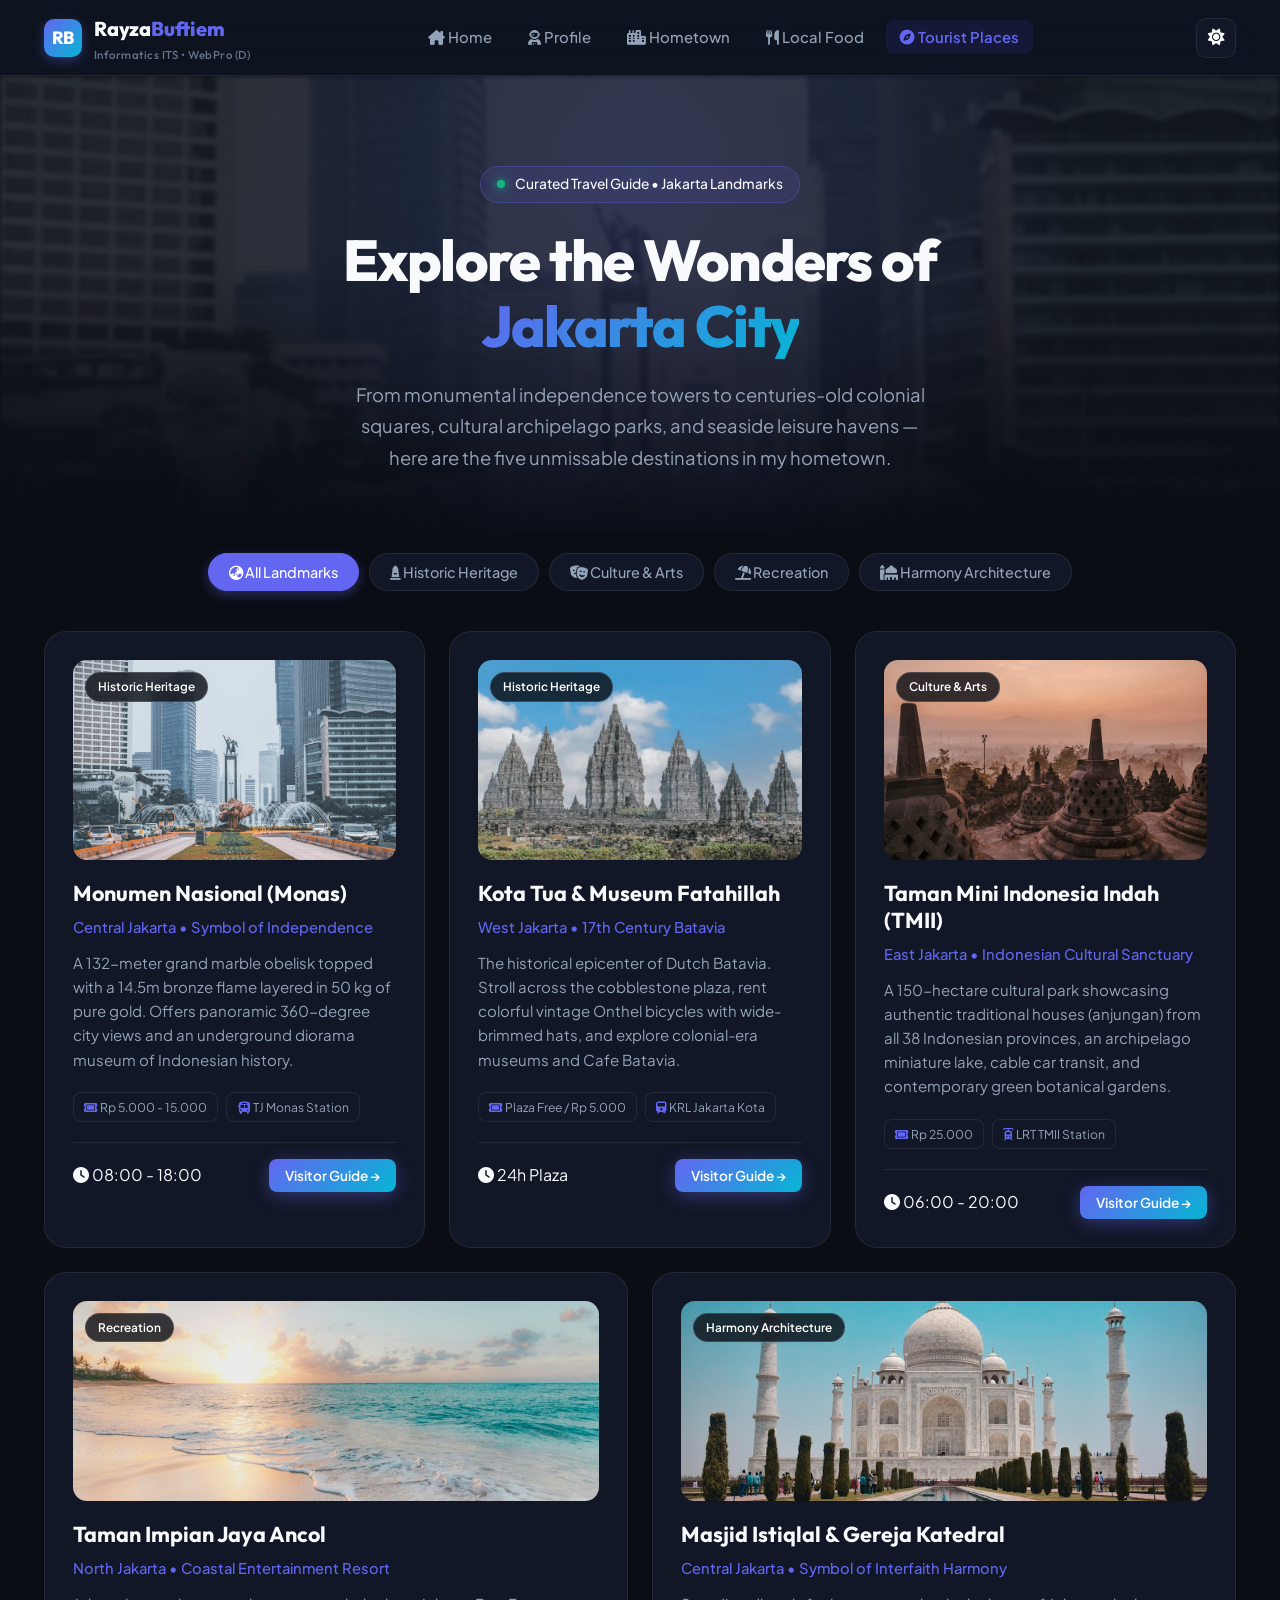
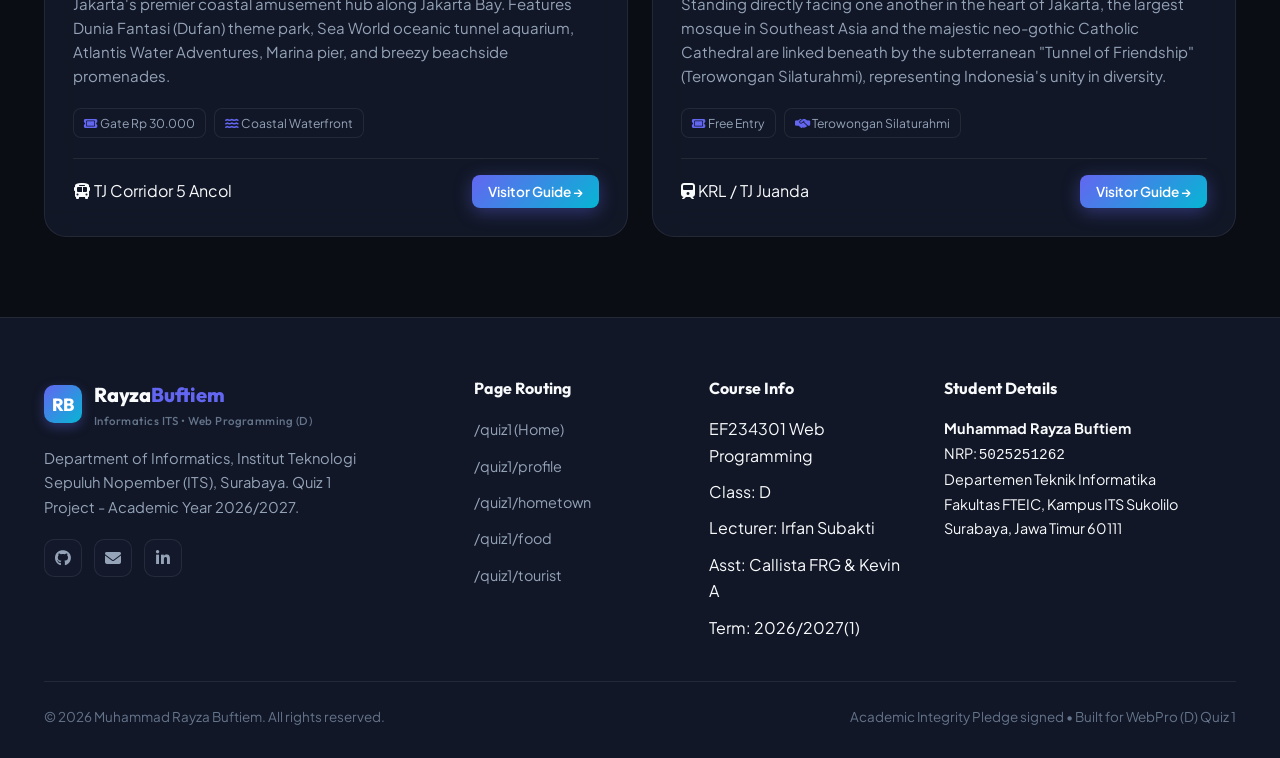
<file: quiz1/tourist/index.html>
<!DOCTYPE html>
<html lang="en">
<head>
  <meta charset="UTF-8">
  <meta name="viewport" content="width=device-width, initial-scale=1.0">
  <meta name="description" content="Guide to Top Tourist Attractions and Historic Landmarks in Jakarta curated by Muhammad Rayza Buftiem.">
  <meta name="author" content="Muhammad Rayza Buftiem">
  <meta property="og:title" content="Tourist Places | Jakarta Travel Guide - Muhammad Rayza Buftiem">
  <meta property="og:description" content="Explore Monas, Kota Tua, TMII, Ancol, and Istiqlal Mosque in Jakarta. Complete visitor guide with transit directions.">
  
  <title>Tourist Places | Jakarta Attractions - Muhammad Rayza Buftiem</title>

  <!-- Google Fonts & Font Awesome Icons -->
  <link rel="preconnect" href="https://fonts.googleapis.com">
  <link rel="preconnect" href="https://fonts.gstatic.com" crossorigin>
  <link href="https://fonts.googleapis.com/css2?family=Outfit:wght@300;400;500;600;700;800&family=Plus+Jakarta+Sans:wght@300;400;500;600;700;800&family=JetBrains+Mono:wght@400;500;700&display=swap" rel="stylesheet">
  <link rel="stylesheet" href="https://cdnjs.cloudflare.com/ajax/libs/font-awesome/6.5.1/css/all.min.css">
  
  <!-- Main Stylesheet -->
  <link rel="stylesheet" href="../css/style.css">
</head>
<body>

  <!-- Top Sticky Navigation -->
  <header class="site-header" id="topNav">
    <div class="container nav-wrapper">
      <a href="../" class="brand-link" id="brandLogo">
        <div class="brand-badge">RB</div>
        <div>
          <span class="brand-title">Rayza<span class="text-accent">Buftiem</span></span>
          <span class="brand-sub">Informatics ITS &bull; WebPro (D)</span>
        </div>
      </a>

      <!-- Desktop Menu -->
      <ul class="nav-menu">
        <li><a href="../" class="nav-link"><i class="fa-solid fa-house-chimney"></i> Home</a></li>
        <li><a href="../profile/" class="nav-link"><i class="fa-solid fa-user-astronaut"></i> Profile</a></li>
        <li><a href="../hometown/" class="nav-link"><i class="fa-solid fa-city"></i> Hometown</a></li>
        <li><a href="../food/" class="nav-link"><i class="fa-solid fa-utensils"></i> Local Food</a></li>
        <li><a href="./" class="nav-link active"><i class="fa-solid fa-compass"></i> Tourist Places</a></li>
      </ul>

      <!-- Action Buttons -->
      <div class="nav-actions">
        <button class="theme-toggle-btn" aria-label="Toggle theme">
          <i class="fa-solid fa-sun"></i>
        </button>
        <button class="hamburger-btn" aria-label="Open mobile menu">
          <i class="fa-solid fa-bars-staggered"></i>
        </button>
      </div>
    </div>
  </header>

  <!-- Mobile Drawer -->
  <div class="mobile-nav-overlay">
    <div class="mobile-drawer">
      <div class="drawer-header">
        <div class="brand-link">
          <div class="brand-badge">RB</div>
          <div>
            <span class="brand-title">Rayza<span class="text-accent">Buftiem</span></span>
          </div>
        </div>
        <button class="drawer-close-btn" aria-label="Close menu">
          <i class="fa-solid fa-xmark"></i>
        </button>
      </div>
      <ul class="drawer-links">
        <li><a href="../" class="drawer-link"><i class="fa-solid fa-house-chimney"></i> Home</a></li>
        <li><a href="../profile/" class="drawer-link"><i class="fa-solid fa-user-astronaut"></i> Profile</a></li>
        <li><a href="../hometown/" class="drawer-link"><i class="fa-solid fa-city"></i> Hometown</a></li>
        <li><a href="../food/" class="drawer-link"><i class="fa-solid fa-utensils"></i> Local Food</a></li>
        <li><a href="./" class="drawer-link active"><i class="fa-solid fa-compass"></i> Tourist Places</a></li>
      </ul>
    </div>
  </div>

  <main>
    <!-- Tourist Hero Banner -->
    <section class="hero-section" style="padding-bottom: 60px;">
      <div class="hero-backdrop" style="background-image: url('../assets/images/monas.jpg');"></div>
      <div class="container" style="text-align: center; max-width: 820px;">
        <div class="hero-pill">
          <span class="pulse-dot"></span>
          <span>Curated Travel Guide &bull; Jakarta Landmarks</span>
        </div>
        <h1 class="hero-title">
          Explore the Wonders of <span class="text-gradient">Jakarta City</span>
        </h1>
        <p class="hero-subtitle" style="margin: 0 auto;">
          From monumental independence towers to centuries-old colonial squares, cultural archipelago parks, 
          and seaside leisure havens — here are the five unmissable destinations in my hometown.
        </p>
      </div>
    </section>

    <!-- Filter Buttons -->
    <section class="section-spacer" style="padding-top: 20px;">
      <div class="container">
        <div class="filter-container" data-target-grid="touristGrid">
          <button class="filter-btn active" data-filter="all"><i class="fa-solid fa-earth-asia"></i> All Landmarks</button>
          <button class="filter-btn" data-filter="heritage"><i class="fa-solid fa-monument"></i> Historic Heritage</button>
          <button class="filter-btn" data-filter="culture"><i class="fa-solid fa-masks-theater"></i> Culture &amp; Arts</button>
          <button class="filter-btn" data-filter="recreation"><i class="fa-solid fa-umbrella-beach"></i> Recreation</button>
          <button class="filter-btn" data-filter="architecture"><i class="fa-solid fa-mosque"></i> Harmony Architecture</button>
        </div>

        <!-- Tourist Cards Grid -->
        <div class="bento-grid" id="touristGrid">

          <!-- Landmark 1: Monas -->
          <div class="card bento-col-4 filter-item" data-category="heritage">
            <div class="card-media">
              <img src="../assets/images/monas.jpg" alt="Monumen Nasional Monas">
              <span class="card-category">Historic Heritage</span>
            </div>
            <h3 class="card-title">Monumen Nasional (Monas)</h3>
            <p class="card-subtitle">Central Jakarta &bull; Symbol of Independence</p>
            <p class="card-desc">
              A 132-meter grand marble obelisk topped with a 14.5m bronze flame layered in 50 kg of pure gold. 
              Offers panoramic 360-degree city views and an underground diorama museum of Indonesian history.
            </p>
            <div class="card-tags">
              <span class="tag"><i class="fa-solid fa-ticket text-accent"></i> Rp 5.000 - 15.000</span>
              <span class="tag"><i class="fa-solid fa-bus text-accent"></i> TJ Monas Station</span>
            </div>
            <div class="card-footer">
              <span class="text-muted"><i class="fa-solid fa-clock"></i> 08:00 - 18:00</span>
              <button class="btn btn-primary btn-sm" data-modal-target="modalMonas">
                Visitor Guide &rarr;
              </button>
            </div>
          </div>

          <!-- Landmark 2: Kota Tua -->
          <div class="card bento-col-4 filter-item" data-category="heritage">
            <div class="card-media">
              <img src="../assets/images/kotatua.jpg" alt="Kota Tua Jakarta">
              <span class="card-category">Historic Heritage</span>
            </div>
            <h3 class="card-title">Kota Tua &amp; Museum Fatahillah</h3>
            <p class="card-subtitle">West Jakarta &bull; 17th Century Batavia</p>
            <p class="card-desc">
              The historical epicenter of Dutch Batavia. Stroll across the cobblestone plaza, rent colorful vintage 
              Onthel bicycles with wide-brimmed hats, and explore colonial-era museums and Cafe Batavia.
            </p>
            <div class="card-tags">
              <span class="tag"><i class="fa-solid fa-ticket text-accent"></i> Plaza Free / Rp 5.000</span>
              <span class="tag"><i class="fa-solid fa-train text-accent"></i> KRL Jakarta Kota</span>
            </div>
            <div class="card-footer">
              <span class="text-muted"><i class="fa-solid fa-clock"></i> 24h Plaza</span>
              <button class="btn btn-primary btn-sm" data-modal-target="modalKotaTua">
                Visitor Guide &rarr;
              </button>
            </div>
          </div>

          <!-- Landmark 3: TMII -->
          <div class="card bento-col-4 filter-item" data-category="culture">
            <div class="card-media">
              <img src="../assets/images/tmii.jpg" alt="Taman Mini Indonesia Indah">
              <span class="card-category">Culture &amp; Arts</span>
            </div>
            <h3 class="card-title">Taman Mini Indonesia Indah (TMII)</h3>
            <p class="card-subtitle">East Jakarta &bull; Indonesian Cultural Sanctuary</p>
            <p class="card-desc">
              A 150-hectare cultural park showcasing authentic traditional houses (anjungan) from all 38 Indonesian provinces, 
              an archipelago miniature lake, cable car transit, and contemporary green botanical gardens.
            </p>
            <div class="card-tags">
              <span class="tag"><i class="fa-solid fa-ticket text-accent"></i> Rp 25.000</span>
              <span class="tag"><i class="fa-solid fa-train-tram text-accent"></i> LRT TMII Station</span>
            </div>
            <div class="card-footer">
              <span class="text-muted"><i class="fa-solid fa-clock"></i> 06:00 - 20:00</span>
              <button class="btn btn-primary btn-sm" data-modal-target="modalTmii">
                Visitor Guide &rarr;
              </button>
            </div>
          </div>

          <!-- Landmark 4: Ancol -->
          <div class="card bento-col-6 filter-item" data-category="recreation">
            <div class="card-media">
              <img src="../assets/images/ancol.jpg" alt="Taman Impian Jaya Ancol">
              <span class="card-category">Recreation</span>
            </div>
            <h3 class="card-title">Taman Impian Jaya Ancol</h3>
            <p class="card-subtitle">North Jakarta &bull; Coastal Entertainment Resort</p>
            <p class="card-desc">
              Jakarta's premier coastal amusement hub along Jakarta Bay. Features Dunia Fantasi (Dufan) theme park, 
              Sea World oceanic tunnel aquarium, Atlantis Water Adventures, Marina pier, and breezy beachside promenades.
            </p>
            <div class="card-tags">
              <span class="tag"><i class="fa-solid fa-ticket text-accent"></i> Gate Rp 30.000</span>
              <span class="tag"><i class="fa-solid fa-water text-accent"></i> Coastal Waterfront</span>
            </div>
            <div class="card-footer">
              <span class="text-muted"><i class="fa-solid fa-bus"></i> TJ Corridor 5 Ancol</span>
              <button class="btn btn-primary btn-sm" data-modal-target="modalAncol">
                Visitor Guide &rarr;
              </button>
            </div>
          </div>

          <!-- Landmark 5: Istiqlal & Cathedral -->
          <div class="card bento-col-6 filter-item" data-category="architecture">
            <div class="card-media">
              <img src="../assets/images/istiqlal.jpg" alt="Istiqlal & Katedral">
              <span class="card-category">Harmony Architecture</span>
            </div>
            <h3 class="card-title">Masjid Istiqlal &amp; Gereja Katedral</h3>
            <p class="card-subtitle">Central Jakarta &bull; Symbol of Interfaith Harmony</p>
            <p class="card-desc">
              Standing directly facing one another in the heart of Jakarta, the largest mosque in Southeast Asia 
              and the majestic neo-gothic Catholic Cathedral are linked beneath by the subterranean "Tunnel of Friendship" (Terowongan Silaturahmi), 
              representing Indonesia's unity in diversity.
            </p>
            <div class="card-tags">
              <span class="tag"><i class="fa-solid fa-ticket text-accent"></i> Free Entry</span>
              <span class="tag"><i class="fa-solid fa-handshake-simple text-accent"></i> Terowongan Silaturahmi</span>
            </div>
            <div class="card-footer">
              <span class="text-muted"><i class="fa-solid fa-train"></i> KRL / TJ Juanda</span>
              <button class="btn btn-primary btn-sm" data-modal-target="modalIstiqlal">
                Visitor Guide &rarr;
              </button>
            </div>
          </div>

        </div>
      </div>
    </section>

    <!-- Modals for Visitor Guide -->
    <!-- Modal Monas -->
    <div class="modal-overlay" id="modalMonas">
      <div class="modal-dialog">
        <div class="modal-header">
          <h3>Monas Visitor Guide</h3>
          <button class="modal-close-btn">&times;</button>
        </div>
        <div class="modal-body">
          <div class="modal-media">
            <img src="../assets/images/monas.jpg" alt="Monas">
          </div>
          <h4 style="margin-bottom: 8px;">Visiting Tips:</h4>
          <p class="text-secondary" style="margin-bottom: 16px; line-height: 1.6;">
            Purchase the observation deck elevator ticket early in the morning to avoid weekend queues. 
            The expansive park grounds are perfect for cycling and morning jogs. Night illuminations with musical fountains take place on weekends.
          </p>
          <h4 style="margin-bottom: 8px;">Getting There:</h4>
          <p class="text-secondary" style="font-size: 0.94rem;">
            Take TransJakarta Corridor 1 (Blok M - Kota) and alight directly at <strong>Halte Monas</strong>.
          </p>
        </div>
      </div>
    </div>

    <!-- Modal Kota Tua -->
    <div class="modal-overlay" id="modalKotaTua">
      <div class="modal-dialog">
        <div class="modal-header">
          <h3>Kota Tua Travel Guide</h3>
          <button class="modal-close-btn">&times;</button>
        </div>
        <div class="modal-body">
          <div class="modal-media">
            <img src="../assets/images/kotatua.jpg" alt="Kota Tua">
          </div>
          <h4 style="margin-bottom: 8px;">Highlights &amp; Activities:</h4>
          <p class="text-secondary" style="margin-bottom: 16px; line-height: 1.6;">
            Explore the Jakarta History Museum (Fatahillah), Museum Bank Indonesia, and the Wayang (Puppetry) Museum. 
            Rent a classic colorful bicycle for Rp 25.000 / 30 mins. Savor a vintage coffee break at the historic <strong>Cafe Batavia</strong> overlooking the square.
          </p>
          <h4 style="margin-bottom: 8px;">Getting There:</h4>
          <p class="text-secondary" style="font-size: 0.94rem;">
            Take the KRL Commuter Line to <strong>Stasiun Jakarta Kota</strong> (Beos) and walk 3 minutes through the pedestrian underpass.
          </p>
        </div>
      </div>
    </div>

    <!-- Modal TMII -->
    <div class="modal-overlay" id="modalTmii">
      <div class="modal-dialog">
        <div class="modal-header">
          <h3>TMII Explorer Guide</h3>
          <button class="modal-close-btn">&times;</button>
        </div>
        <div class="modal-body">
          <div class="modal-media">
            <img src="../assets/images/tmii.jpg" alt="TMII">
          </div>
          <h4 style="margin-bottom: 8px;">Revitalized TMII:</h4>
          <p class="text-secondary" style="margin-bottom: 16px; line-height: 1.6;">
            Following extensive modernization, TMII is now an eco-friendly 70% green zone with electric shuttle buses and rental bikes. 
            Witness the iconic sunset water dance show (Air Mancur Menari Tirta Cerita) featuring folklore holograms on the archipelago lake.
          </p>
          <h4 style="margin-bottom: 8px;">Getting There:</h4>
          <p class="text-secondary" style="font-size: 0.94rem;">
            Ride the LRT Jabodebek to <strong>Stasiun LRT TMII</strong> and take the dedicated green shuttle bus directly to Gate 1.
          </p>
        </div>
      </div>
    </div>

    <!-- Modal Ancol -->
    <div class="modal-overlay" id="modalAncol">
      <div class="modal-dialog">
        <div class="modal-header">
          <h3>Ancol Bayfront Guide</h3>
          <button class="modal-close-btn">&times;</button>
        </div>
        <div class="modal-body">
          <div class="modal-media">
            <img src="../assets/images/ancol.jpg" alt="Ancol">
          </div>
          <h4 style="margin-bottom: 8px;">Top Attractions:</h4>
          <p class="text-secondary" style="margin-bottom: 16px; line-height: 1.6;">
            <strong>Dunia Fantasi (Dufan)</strong> for rollercoasters and Halilintar rides; <strong>Sea World</strong> for 35,000+ marine creatures; 
            and <strong>Symphonie of The Sea</strong> beach promenade for sunset dining along the coast of Java Sea.
          </p>
          <h4 style="margin-bottom: 8px;">Getting There:</h4>
          <p class="text-secondary" style="font-size: 0.94rem;">
            TransJakarta Corridor 5 (Kampung Melayu - Ancol) or Commuter Line Pink Line to Stasiun Ancol.
          </p>
        </div>
      </div>
    </div>

    <!-- Modal Istiqlal -->
    <div class="modal-overlay" id="modalIstiqlal">
      <div class="modal-dialog">
        <div class="modal-header">
          <h3>Istiqlal &amp; Cathedral Harmony Guide</h3>
          <button class="modal-close-btn">&times;</button>
        </div>
        <div class="modal-body">
          <div class="modal-media">
            <img src="../assets/images/istiqlal.jpg" alt="Istiqlal">
          </div>
          <h4 style="margin-bottom: 8px;">Architectural Marvel:</h4>
          <p class="text-secondary" style="margin-bottom: 16px; line-height: 1.6;">
            Istiqlal's monumental 45-meter diameter dome symbolizes 1945 independence year, supported by 12 massive stainless steel columns 
            representing the Prophet's birthday (12 Rabiul Awal). Directly across, the 60-meter neo-gothic spires of Jakarta Cathedral 
            exemplify harmonious coexistence in the capital.
          </p>
          <h4 style="margin-bottom: 8px;">Visitor Etiquette:</h4>
          <p class="text-secondary" style="font-size: 0.94rem;">
            Modest attire is required for both sanctuaries. Guided tours in multiple languages are provided at Istiqlal Visitor Information Center.
          </p>
        </div>
      </div>
    </div>

  </main>

  <!-- Site Footer -->
  <footer class="site-footer">
    <div class="container">
      <div class="footer-grid">
        <div class="footer-brand">
          <div class="brand-link">
            <div class="brand-badge">RB</div>
            <div>
              <span class="brand-title">Rayza<span class="text-accent">Buftiem</span></span>
              <span class="brand-sub">Informatics ITS &bull; Web Programming (D)</span>
            </div>
          </div>
          <p>
            Department of Informatics, Institut Teknologi Sepuluh Nopember (ITS), Surabaya. 
            Quiz 1 Project - Academic Year 2026/2027.
          </p>
          <div class="footer-socials">
            <a href="https://github.com/rayzabuf" target="_blank" rel="noopener" class="social-icon-btn" aria-label="GitHub">
              <i class="fa-brands fa-github"></i>
            </a>
            <a href="mailto:rayzabuftiem@gmail.com" class="social-icon-btn" aria-label="Email">
              <i class="fa-solid fa-envelope"></i>
            </a>
            <a href="https://linkedin.com" target="_blank" rel="noopener" class="social-icon-btn" aria-label="LinkedIn">
              <i class="fa-brands fa-linkedin-in"></i>
            </a>
          </div>
        </div>

        <div class="footer-column">
          <h4>Page Routing</h4>
          <ul class="footer-links">
            <li><a href="../">/quiz1 (Home)</a></li>
            <li><a href="../profile/">/quiz1/profile</a></li>
            <li><a href="../hometown/">/quiz1/hometown</a></li>
            <li><a href="../food/">/quiz1/food</a></li>
            <li><a href="./">/quiz1/tourist</a></li>
          </ul>
        </div>

        <div class="footer-column">
          <h4>Course Info</h4>
          <ul class="footer-links">
            <li><span>EF234301 Web Programming</span></li>
            <li><span>Class: D</span></li>
            <li><span>Lecturer: Irfan Subakti</span></li>
            <li><span>Asst: Callista FRG &amp; Kevin A</span></li>
            <li><span>Term: 2026/2027(1)</span></li>
          </ul>
        </div>

        <div class="footer-column">
          <h4>Student Details</h4>
          <p class="text-secondary" style="font-size: 0.9rem; line-height: 1.7;">
            <strong>Muhammad Rayza Buftiem</strong><br>
            NRP: <code>5025251262</code><br>
            Departemen Teknik Informatika<br>
            Fakultas FTEIC, Kampus ITS Sukolilo<br>
            Surabaya, Jawa Timur 60111
          </p>
        </div>
      </div>

      <div class="footer-bottom">
        <div>
          &copy; 2026 Muhammad Rayza Buftiem. All rights reserved.
        </div>
        <div>
          Academic Integrity Pledge signed &bull; Built for WebPro (D) Quiz 1
        </div>
      </div>
    </div>
  </footer>

  <!-- Scripts -->
  <script src="../js/main.js"></script>
</body>
</html>
</file>
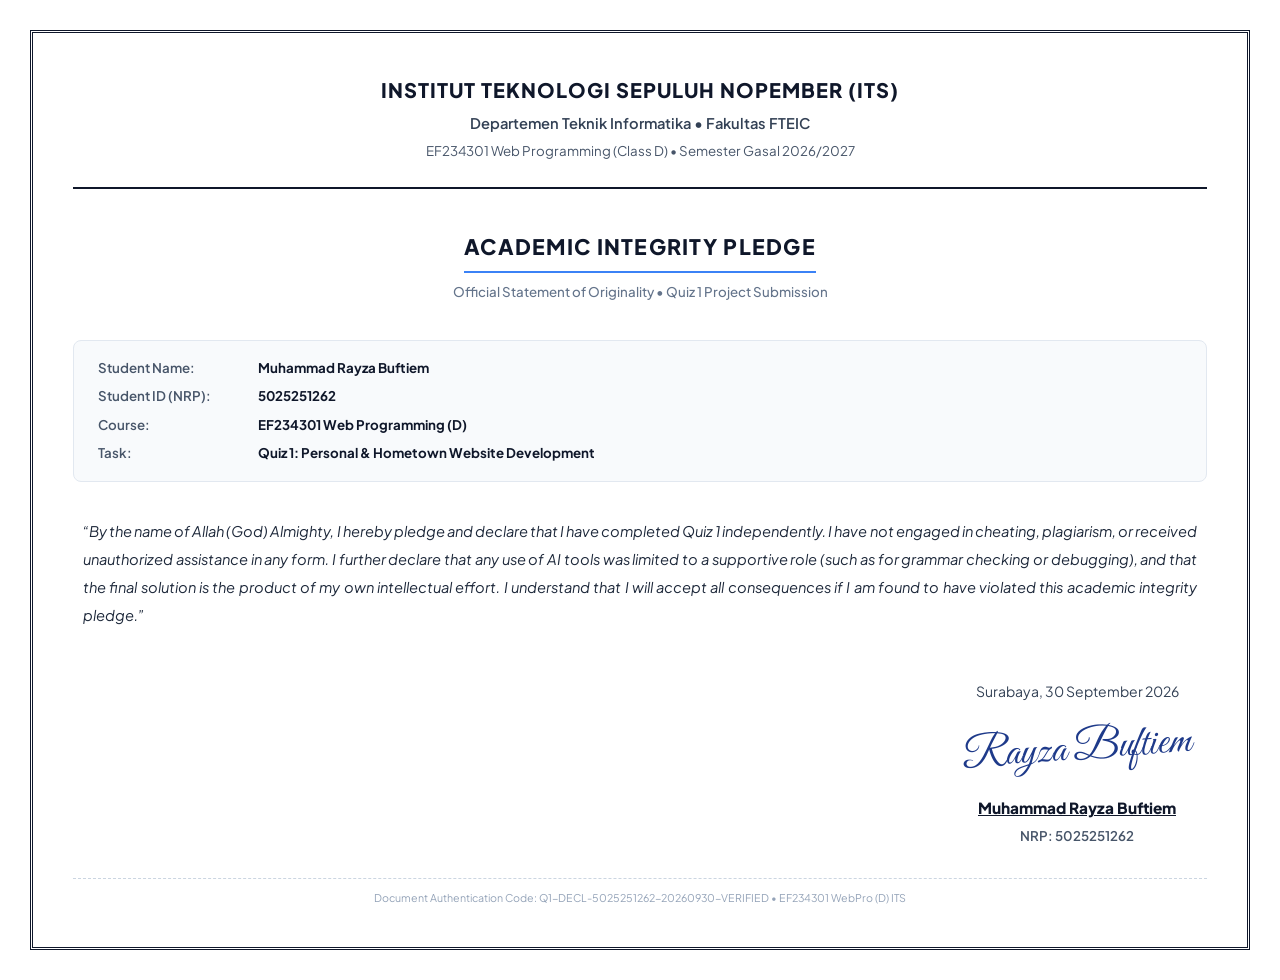
<file: declaration.html>
<!DOCTYPE html>
<html lang="en">
<head>
  <meta charset="UTF-8">
  <title>Academic Integrity Pledge - Muhammad Rayza Buftiem</title>
  <style>
    @import url('https://fonts.googleapis.com/css2?family=Plus+Jakarta+Sans:wght@400;500;600;700;800&family=Playfair+Display:ital,wght@1,600&family=Great+Vibes&display=swap');

    @page {
      size: A4;
      margin: 20mm;
    }

    * {
      box-sizing: border-box;
      margin: 0;
      padding: 0;
    }

    body {
      font-family: 'Plus Jakarta Sans', sans-serif;
      color: #1e293b;
      line-height: 1.7;
      background: #ffffff;
      padding: 30px;
    }

    .document-border {
      border: 3px double #0f172a;
      padding: 40px;
      min-height: 240mm;
      display: flex;
      flex-direction: column;
      justify-content: space-between;
      position: relative;
    }

    .header {
      text-align: center;
      border-bottom: 2px solid #0f172a;
      padding-bottom: 24px;
      margin-bottom: 40px;
    }

    .inst-name {
      font-size: 15pt;
      font-weight: 800;
      letter-spacing: 0.05em;
      color: #0f172a;
      text-transform: uppercase;
    }

    .dept-name {
      font-size: 11pt;
      font-weight: 600;
      color: #334155;
      margin-top: 4px;
    }

    .course-title {
      font-size: 10pt;
      color: #475569;
      margin-top: 4px;
    }

    .pledge-title-wrapper {
      text-align: center;
      margin-bottom: 36px;
    }

    .pledge-title {
      font-size: 16pt;
      font-weight: 800;
      letter-spacing: 0.06em;
      text-transform: uppercase;
      color: #0f172a;
      display: inline-block;
      border-bottom: 2px solid #3b82f6;
      padding-bottom: 6px;
    }

    .pledge-subtitle {
      font-size: 10pt;
      font-weight: 500;
      color: #64748b;
      margin-top: 8px;
    }

    .student-dossier {
      background: #f8fafc;
      border: 1px solid #e2e8f0;
      border-radius: 8px;
      padding: 16px 24px;
      margin-bottom: 36px;
      font-size: 10pt;
    }

    .dossier-row {
      display: flex;
      margin-bottom: 6px;
    }

    .dossier-row:last-child {
      margin-bottom: 0;
    }

    .dossier-label {
      width: 160px;
      font-weight: 600;
      color: #475569;
    }

    .dossier-value {
      font-weight: 700;
      color: #0f172a;
    }

    .pledge-content {
      font-size: 11pt;
      text-align: justify;
      line-height: 1.9;
      color: #1e293b;
      margin-bottom: 50px;
      padding: 0 10px;
    }

    .pledge-quote {
      font-style: italic;
      position: relative;
    }

    .signature-section {
      display: flex;
      justify-content: flex-end;
      margin-top: auto;
    }

    .signature-block {
      text-align: center;
      width: 260px;
    }

    .sig-date {
      font-size: 10.5pt;
      color: #334155;
      margin-bottom: 12px;
    }

    .sig-img-container {
      height: 70px;
      display: flex;
      align-items: center;
      justify-content: center;
      margin: 10px 0;
    }

    .sig-handwritten {
      font-family: 'Great Vibes', cursive;
      font-size: 32pt;
      color: #1e3a8a;
      transform: rotate(-4deg);
      user-select: none;
    }

    .sig-name {
      font-size: 11.5pt;
      font-weight: 800;
      color: #0f172a;
      text-decoration: underline;
      margin-top: 8px;
    }

    .sig-id {
      font-size: 10pt;
      font-weight: 600;
      color: #475569;
      margin-top: 4px;
    }

    .footer-seal {
      font-size: 8pt;
      color: #94a3b8;
      text-align: center;
      margin-top: 30px;
      border-top: 1px dashed #cbd5e1;
      padding-top: 10px;
    }
  </style>
</head>
<body>

  <div class="document-border">
    <!-- Header -->
    <div class="header">
      <div class="inst-name">Institut Teknologi Sepuluh Nopember (ITS)</div>
      <div class="dept-name">Departemen Teknik Informatika &bull; Fakultas FTEIC</div>
      <div class="course-title">EF234301 Web Programming (Class D) &bull; Semester Gasal 2026/2027</div>
    </div>

    <!-- Title -->
    <div class="pledge-title-wrapper">
      <div class="pledge-title">Academic Integrity Pledge</div>
      <div class="pledge-subtitle">Official Statement of Originality &bull; Quiz 1 Project Submission</div>
    </div>

    <!-- Student Metadata -->
    <div class="student-dossier">
      <div class="dossier-row">
        <span class="dossier-label">Student Name:</span>
        <span class="dossier-value">Muhammad Rayza Buftiem</span>
      </div>
      <div class="dossier-row">
        <span class="dossier-label">Student ID (NRP):</span>
        <span class="dossier-value">5025251262</span>
      </div>
      <div class="dossier-row">
        <span class="dossier-label">Course:</span>
        <span class="dossier-value">EF234301 Web Programming (D)</span>
      </div>
      <div class="dossier-row">
        <span class="dossier-label">Task:</span>
        <span class="dossier-value">Quiz 1: Personal &amp; Hometown Website Development</span>
      </div>
    </div>

    <!-- Verbatim Pledge Body -->
    <div class="pledge-content">
      <p class="pledge-quote">
        &ldquo;By the name of Allah (God) Almighty, I hereby pledge and declare that I have 
        completed Quiz 1 independently. I have not engaged in cheating, plagiarism, or 
        received unauthorized assistance in any form. I further declare that any use of AI tools 
        was limited to a supportive role (such as for grammar checking or debugging), and that 
        the final solution is the product of my own intellectual effort. I understand that I will 
        accept all consequences if I am found to have violated this academic integrity pledge.&rdquo;
      </p>
    </div>

    <!-- Signature Block -->
    <div class="signature-section">
      <div class="signature-block">
        <div class="sig-date">Surabaya, 30 September 2026</div>
        <div class="sig-img-container">
          <span class="sig-handwritten">Rayza Buftiem</span>
        </div>
        <div class="sig-name">Muhammad Rayza Buftiem</div>
        <div class="sig-id">NRP: 5025251262</div>
      </div>
    </div>

    <!-- Footer Stamp -->
    <div class="footer-seal">
      Document Authentication Code: Q1-DECL-5025251262-20260930-VERIFIED &bull; EF234301 WebPro (D) ITS
    </div>
  </div>

</body>
</html>
</file>
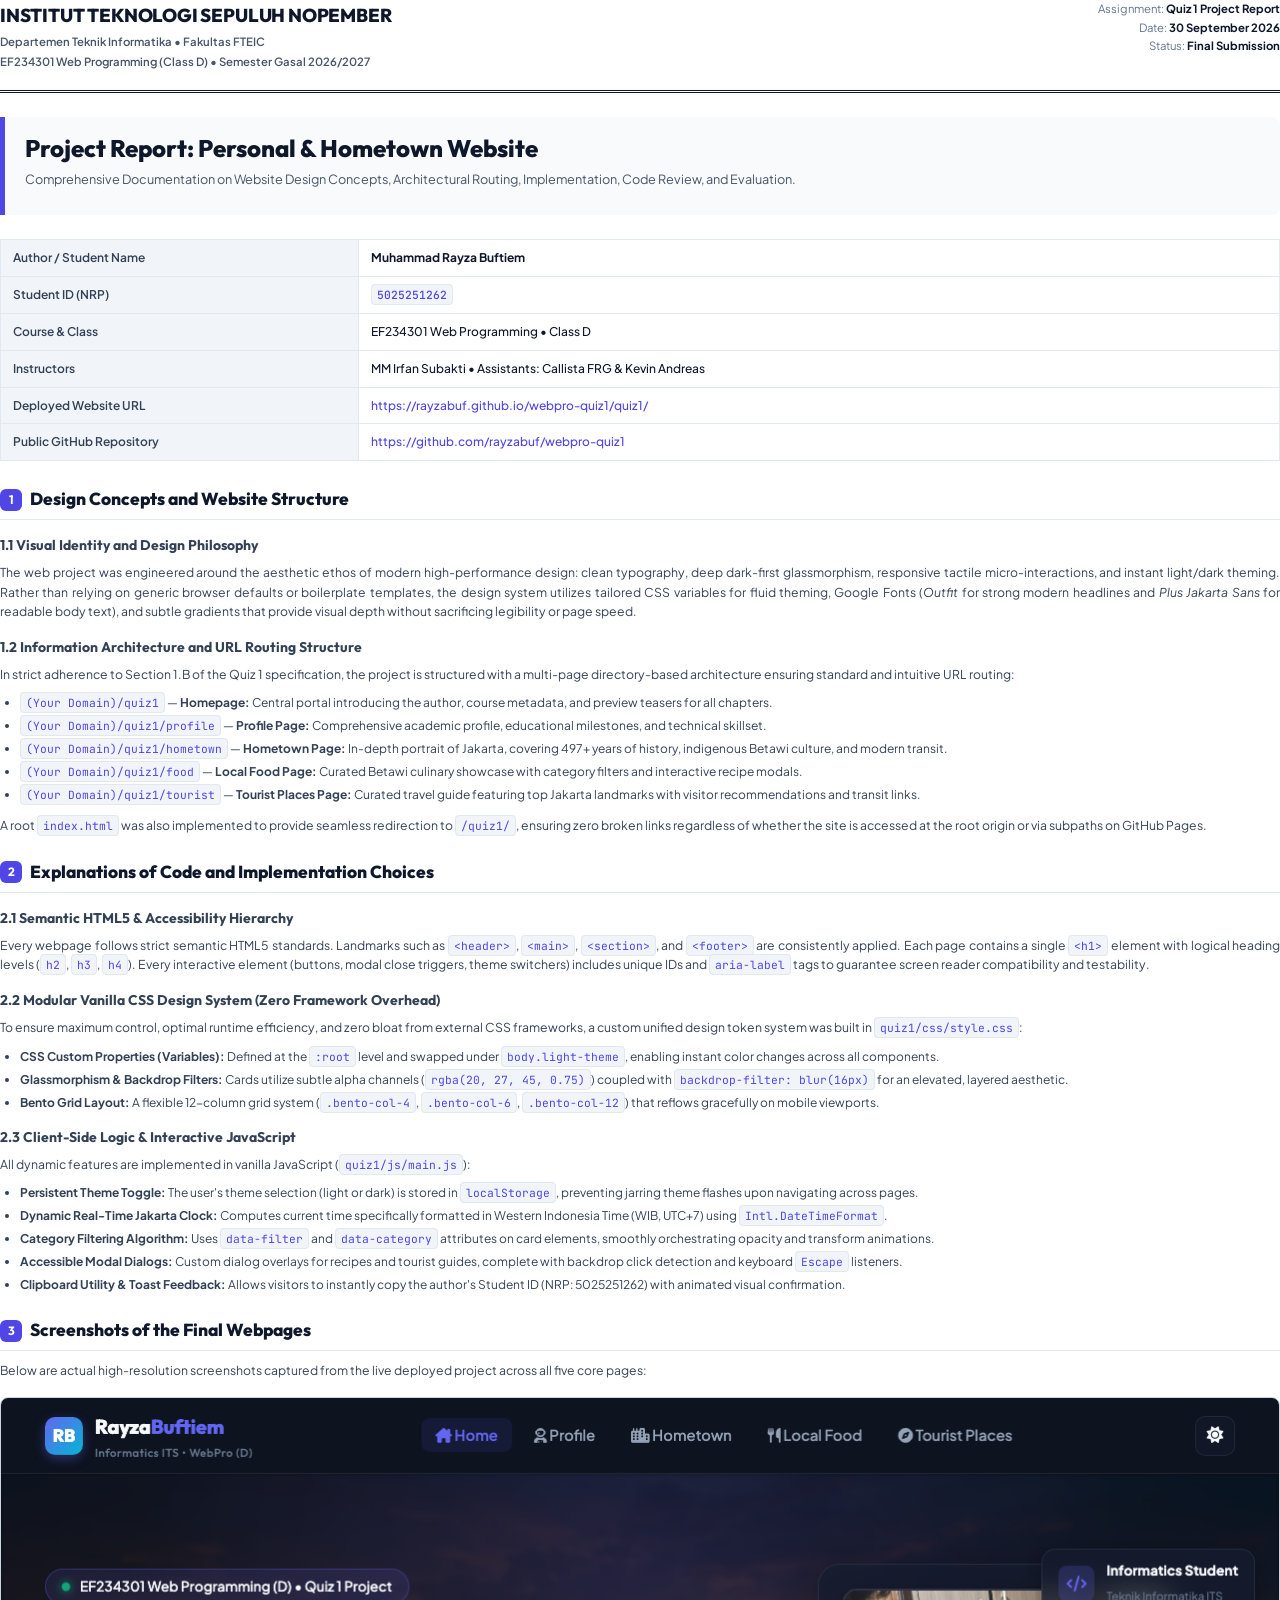
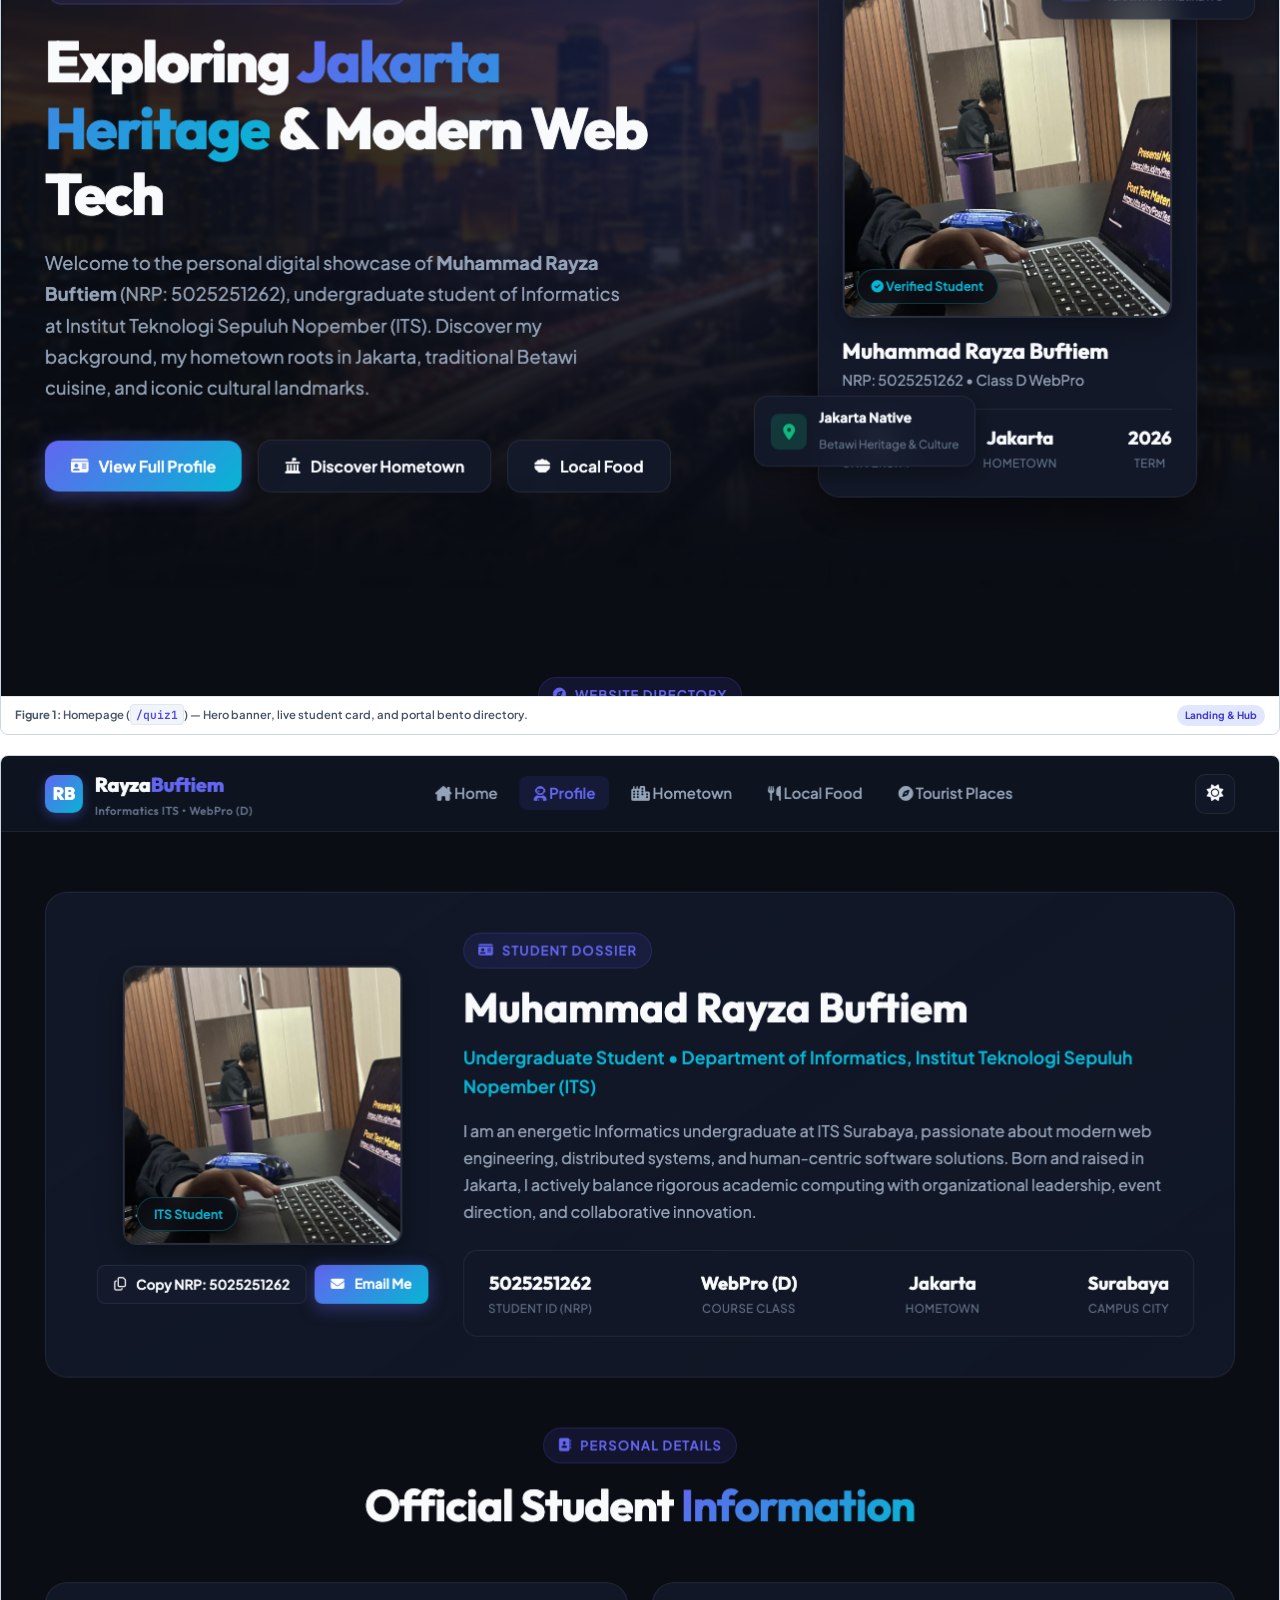
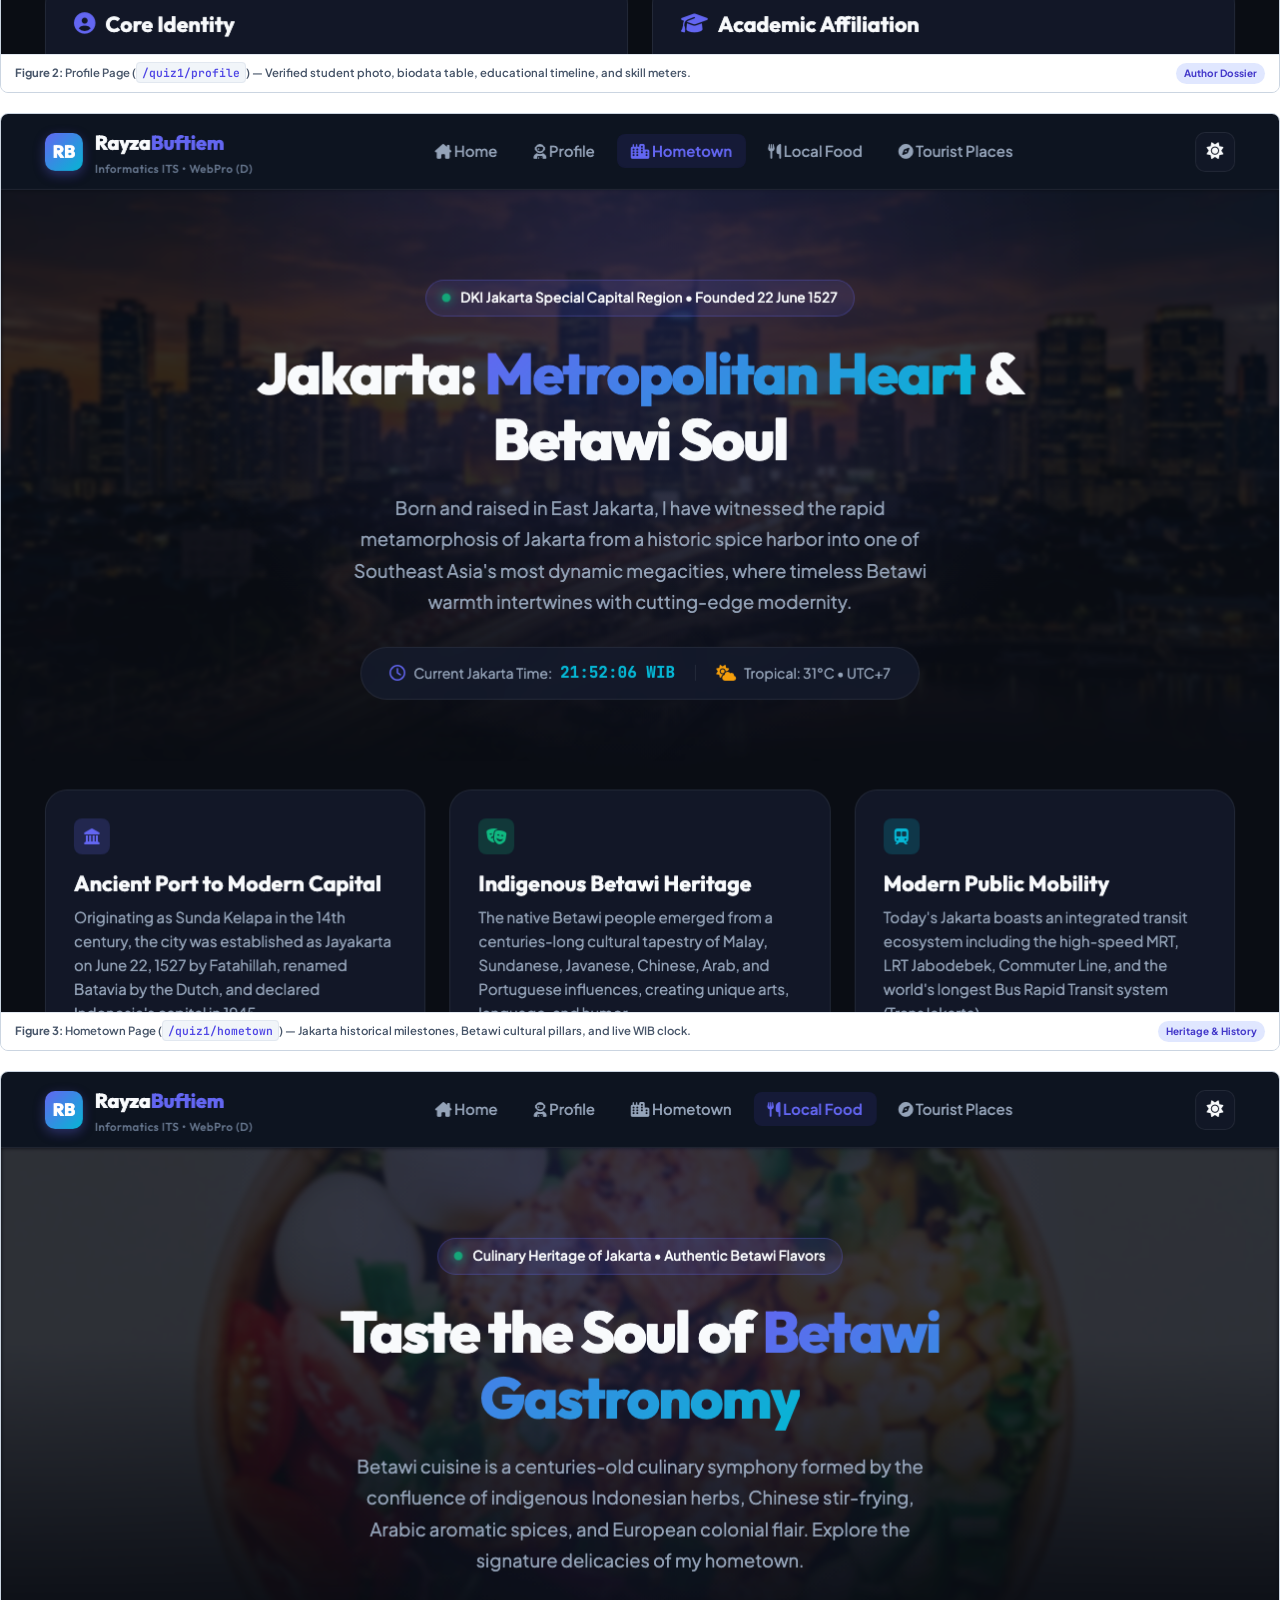
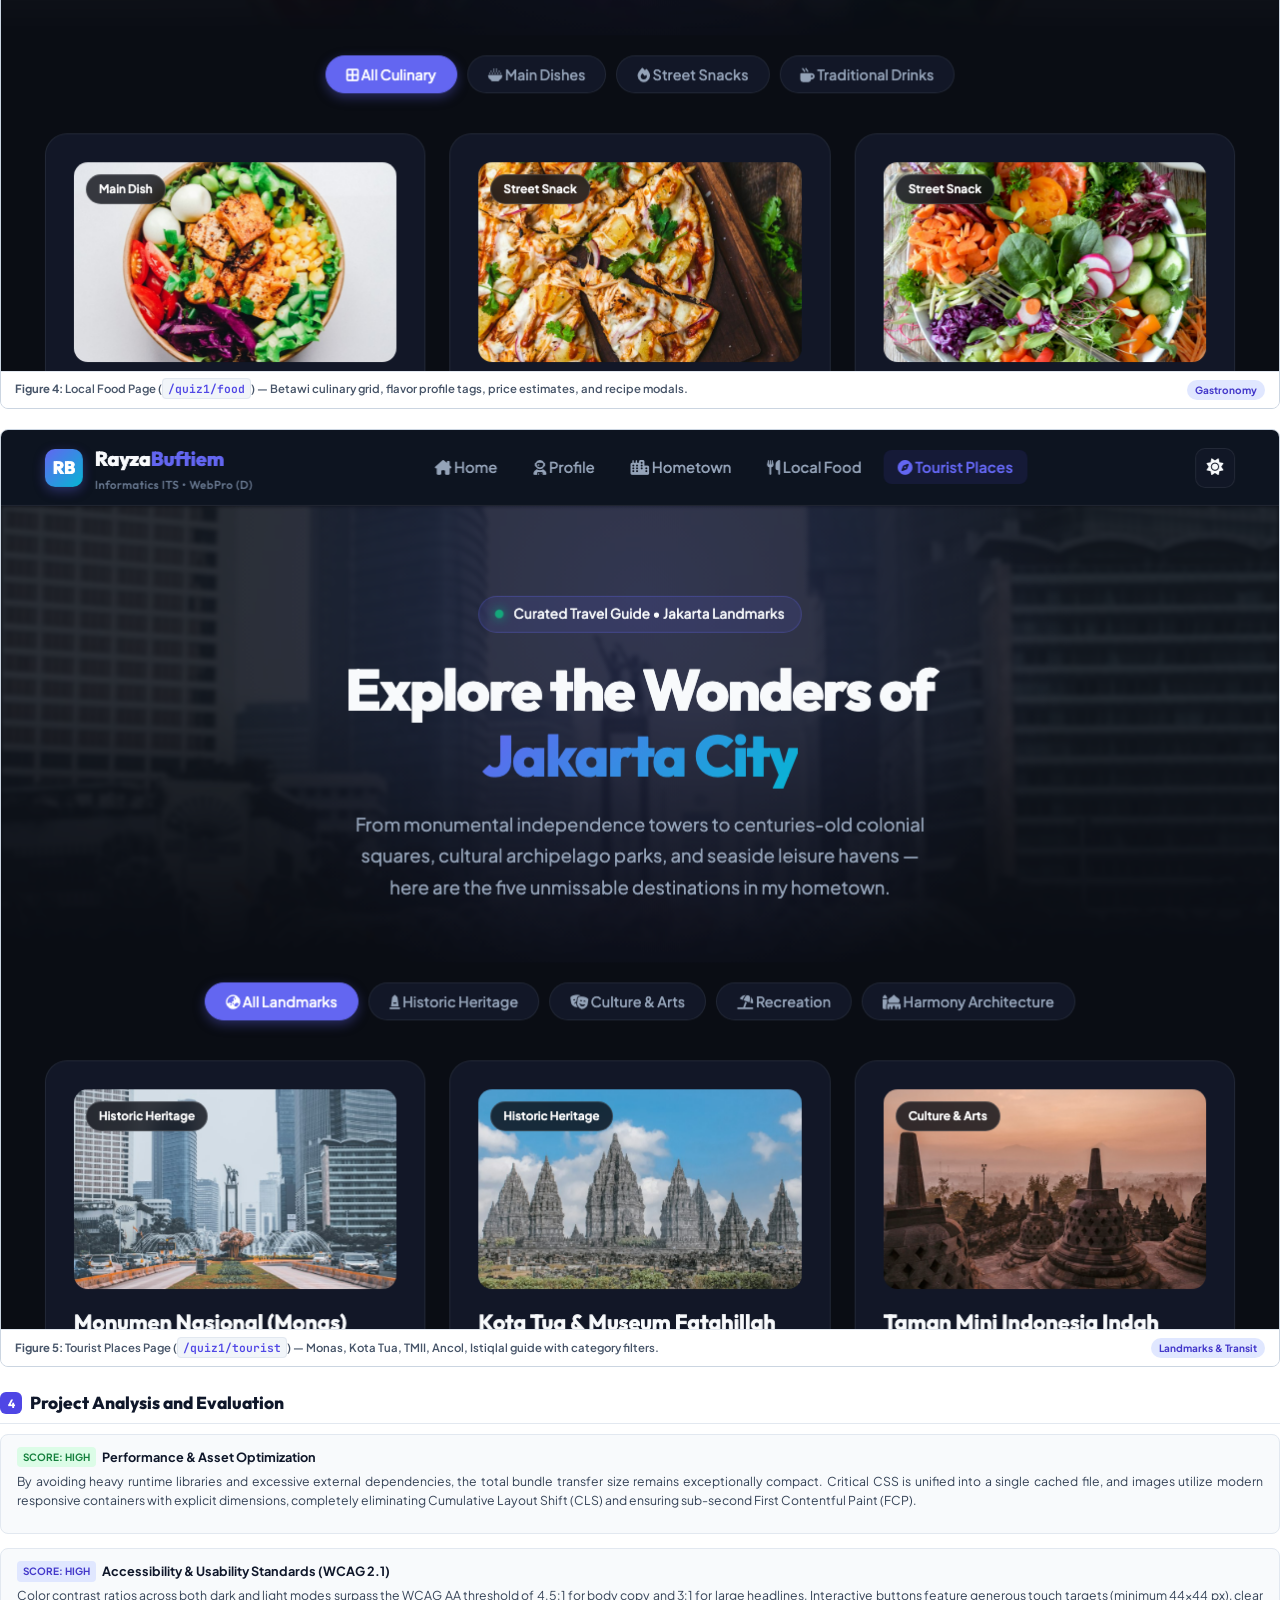
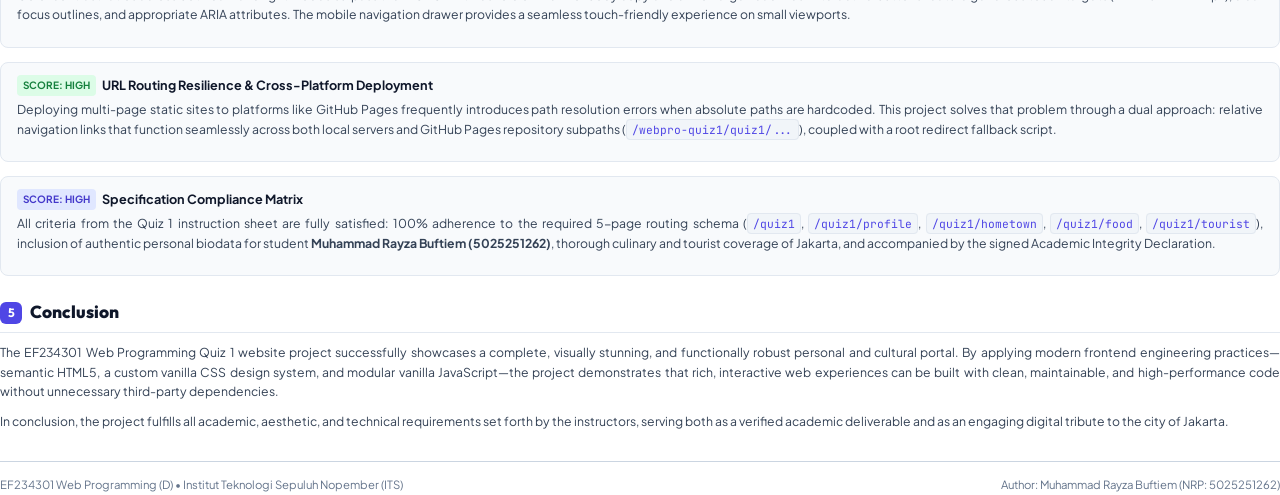
<file: report.html>
<!DOCTYPE html>
<html lang="en">
<head>
  <meta charset="UTF-8">
  <title>Project Report - EF234301 WebPro Quiz 1 - Muhammad Rayza Buftiem</title>
  <style>
    @import url('https://fonts.googleapis.com/css2?family=Plus+Jakarta+Sans:wght@400;500;600;700;800&family=Outfit:wght@600;700;800&family=JetBrains+Mono:wght@400;500;700&display=swap');

    @page {
      size: A4;
      margin: 18mm 16mm;
      @bottom-right {
        content: counter(page);
        font-family: 'Plus Jakarta Sans', sans-serif;
        font-size: 8pt;
        color: #64748b;
      }
    }

    * {
      box-sizing: border-box;
      margin: 0;
      padding: 0;
    }

    body {
      font-family: 'Plus Jakarta Sans', sans-serif;
      color: #1e293b;
      line-height: 1.65;
      font-size: 10pt;
      background: #ffffff;
    }

    .page-break {
      page-break-after: always;
    }

    /* Cover / Header Section */
    .report-header {
      border-bottom: 3px double #0f172a;
      padding-bottom: 18px;
      margin-bottom: 24px;
      display: flex;
      justify-content: space-between;
      align-items: flex-start;
    }

    .inst-badge {
      font-family: 'Outfit', sans-serif;
      font-weight: 800;
      font-size: 14pt;
      color: #0f172a;
      letter-spacing: -0.01em;
      text-transform: uppercase;
    }

    .inst-sub {
      font-size: 8.5pt;
      color: #475569;
      font-weight: 600;
      margin-top: 2px;
    }

    .report-meta {
      text-align: right;
      font-size: 8.5pt;
      color: #64748b;
    }

    .report-meta strong {
      color: #0f172a;
    }

    .title-banner {
      background: #f8fafc;
      border-left: 5px solid #4f46e5;
      padding: 16px 20px;
      margin-bottom: 24px;
      border-radius: 0 8px 8px 0;
    }

    .title-banner h1 {
      font-family: 'Outfit', sans-serif;
      font-size: 18pt;
      font-weight: 800;
      color: #0f172a;
      line-height: 1.25;
      margin-bottom: 6px;
    }

    .title-banner p {
      font-size: 9.5pt;
      color: #475569;
    }

    /* Metadata Table */
    .meta-table {
      width: 100%;
      border-collapse: collapse;
      margin-bottom: 24px;
      font-size: 9pt;
    }

    .meta-table th, .meta-table td {
      border: 1px solid #e2e8f0;
      padding: 8px 12px;
      text-align: left;
    }

    .meta-table th {
      background: #f1f5f9;
      color: #334155;
      width: 28%;
      font-weight: 600;
    }

    .meta-table td {
      color: #0f172a;
      font-weight: 500;
    }

    .meta-table a {
      color: #4f46e5;
      text-decoration: none;
      word-break: break-all;
    }

    /* Section Styling */
    h2 {
      font-family: 'Outfit', sans-serif;
      font-size: 13pt;
      font-weight: 800;
      color: #0f172a;
      margin: 22px 0 10px 0;
      padding-bottom: 5px;
      border-bottom: 1.5px solid #e2e8f0;
      display: flex;
      align-items: center;
      gap: 8px;
    }

    h2 .num {
      display: inline-flex;
      align-items: center;
      justify-content: center;
      width: 22px;
      height: 22px;
      background: #4f46e5;
      color: #ffffff;
      border-radius: 6px;
      font-size: 9pt;
      font-weight: 700;
    }

    h3 {
      font-family: 'Outfit', sans-serif;
      font-size: 10.5pt;
      font-weight: 700;
      color: #334155;
      margin: 14px 0 6px 0;
    }

    p {
      margin-bottom: 10px;
      text-align: justify;
      color: #334155;
      font-size: 9.2pt;
      line-height: 1.6;
    }

    ul, ol {
      margin: 0 0 12px 20px;
      color: #334155;
      font-size: 9pt;
    }

    li {
      margin-bottom: 5px;
      line-height: 1.5;
    }

    code {
      font-family: 'JetBrains Mono', monospace;
      font-size: 8.5pt;
      background: #f1f5f9;
      padding: 2px 5px;
      border-radius: 4px;
      color: #4f46e5;
      border: 1px solid #e2e8f0;
    }

    /* Screenshot Cards */
    .screenshot-figure {
      margin: 16px 0 20px 0;
      border: 1px solid #cbd5e1;
      border-radius: 8px;
      overflow: hidden;
      background: #f8fafc;
      page-break-inside: avoid;
    }

    .screenshot-figure img {
      width: 100%;
      height: auto;
      display: block;
      border-bottom: 1px solid #e2e8f0;
    }

    .screenshot-caption {
      padding: 8px 14px;
      font-size: 8.5pt;
      color: #475569;
      font-weight: 600;
      background: #ffffff;
      display: flex;
      justify-content: space-between;
      align-items: center;
    }

    .screenshot-caption span.tag {
      font-size: 7.5pt;
      background: #e0e7ff;
      color: #4338ca;
      padding: 2px 8px;
      border-radius: 999px;
      font-weight: 700;
    }

    /* Analysis Grid */
    .eval-box {
      background: #f8fafc;
      border: 1px solid #e2e8f0;
      border-radius: 8px;
      padding: 12px 16px;
      margin-bottom: 14px;
      page-break-inside: avoid;
    }

    .eval-title {
      font-weight: 700;
      font-size: 9.5pt;
      color: #0f172a;
      margin-bottom: 4px;
      display: flex;
      align-items: center;
      gap: 6px;
    }

    .eval-badge {
      display: inline-block;
      font-size: 7.5pt;
      padding: 2px 6px;
      border-radius: 4px;
      font-weight: 700;
      text-transform: uppercase;
    }

    .badge-excellent { background: #dcfce7; color: #15803d; }
    .badge-advanced { background: #e0e7ff; color: #4338ca; }
  </style>
</head>
<body>

  <!-- Report Header -->
  <div class="report-header">
    <div>
      <div class="inst-badge">Institut Teknologi Sepuluh Nopember</div>
      <div class="inst-sub">Departemen Teknik Informatika &bull; Fakultas FTEIC</div>
      <div class="inst-sub">EF234301 Web Programming (Class D) &bull; Semester Gasal 2026/2027</div>
    </div>
    <div class="report-meta">
      <div>Assignment: <strong>Quiz 1 Project Report</strong></div>
      <div>Date: <strong>30 September 2026</strong></div>
      <div>Status: <strong>Final Submission</strong></div>
    </div>
  </div>

  <!-- Title Banner -->
  <div class="title-banner">
    <h1>Project Report: Personal &amp; Hometown Website</h1>
    <p>Comprehensive Documentation on Website Design Concepts, Architectural Routing, Implementation, Code Review, and Evaluation.</p>
  </div>

  <!-- Metadata Table -->
  <table class="meta-table">
    <tr>
      <th>Author / Student Name</th>
      <td><strong>Muhammad Rayza Buftiem</strong></td>
    </tr>
    <tr>
      <th>Student ID (NRP)</th>
      <td><code>5025251262</code></td>
    </tr>
    <tr>
      <th>Course &amp; Class</th>
      <td>EF234301 Web Programming &bull; Class D</td>
    </tr>
    <tr>
      <th>Instructors</th>
      <td>MM Irfan Subakti &bull; Assistants: Callista FRG &amp; Kevin Andreas</td>
    </tr>
    <tr>
      <th>Deployed Website URL</th>
      <td><a href="https://rayzabuf.github.io/webpro-quiz1/quiz1/">https://rayzabuf.github.io/webpro-quiz1/quiz1/</a></td>
    </tr>
    <tr>
      <th>Public GitHub Repository</th>
      <td><a href="https://github.com/rayzabuf/webpro-quiz1">https://github.com/rayzabuf/webpro-quiz1</a></td>
    </tr>
  </table>

  <!-- Section 1 -->
  <h2><span class="num">1</span> Design Concepts and Website Structure</h2>
  
  <h3>1.1 Visual Identity and Design Philosophy</h3>
  <p>
    The web project was engineered around the aesthetic ethos of modern high-performance design:
    clean typography, deep dark-first glassmorphism, responsive tactile micro-interactions, and instant light/dark theming.
    Rather than relying on generic browser defaults or boilerplate templates, the design system utilizes tailored 
    CSS variables for fluid theming, Google Fonts (<em>Outfit</em> for strong modern headlines and <em>Plus Jakarta Sans</em> for readable body text), 
    and subtle gradients that provide visual depth without sacrificing legibility or page speed.
  </p>

  <h3>1.2 Information Architecture and URL Routing Structure</h3>
  <p>
    In strict adherence to Section 1.B of the Quiz 1 specification, the project is structured with a multi-page 
    directory-based architecture ensuring standard and intuitive URL routing:
  </p>
  <ul>
    <li><code>(Your Domain)/quiz1</code> &mdash; <strong>Homepage:</strong> Central portal introducing the author, course metadata, and preview teasers for all chapters.</li>
    <li><code>(Your Domain)/quiz1/profile</code> &mdash; <strong>Profile Page:</strong> Comprehensive academic profile, educational milestones, and technical skillset.</li>
    <li><code>(Your Domain)/quiz1/hometown</code> &mdash; <strong>Hometown Page:</strong> In-depth portrait of Jakarta, covering 497+ years of history, indigenous Betawi culture, and modern transit.</li>
    <li><code>(Your Domain)/quiz1/food</code> &mdash; <strong>Local Food Page:</strong> Curated Betawi culinary showcase with category filters and interactive recipe modals.</li>
    <li><code>(Your Domain)/quiz1/tourist</code> &mdash; <strong>Tourist Places Page:</strong> Curated travel guide featuring top Jakarta landmarks with visitor recommendations and transit links.</li>
  </ul>
  <p>
    A root <code>index.html</code> was also implemented to provide seamless redirection to <code>/quiz1/</code>, ensuring zero broken links regardless of whether the site is accessed at the root origin or via subpaths on GitHub Pages.
  </p>

  <!-- Section 2 -->
  <h2><span class="num">2</span> Explanations of Code and Implementation Choices</h2>

  <h3>2.1 Semantic HTML5 &amp; Accessibility Hierarchy</h3>
  <p>
    Every webpage follows strict semantic HTML5 standards. Landmarks such as <code>&lt;header&gt;</code>, <code>&lt;main&gt;</code>, <code>&lt;section&gt;</code>, 
    and <code>&lt;footer&gt;</code> are consistently applied. Each page contains a single <code>&lt;h1&gt;</code> element with logical heading levels (<code>h2</code>, <code>h3</code>, <code>h4</code>). 
    Every interactive element (buttons, modal close triggers, theme switchers) includes unique IDs and <code>aria-label</code> tags to guarantee screen reader compatibility and testability.
  </p>

  <h3>2.2 Modular Vanilla CSS Design System (Zero Framework Overhead)</h3>
  <p>
    To ensure maximum control, optimal runtime efficiency, and zero bloat from external CSS frameworks, a custom unified design token system was built in <code>quiz1/css/style.css</code>:
  </p>
  <ul>
    <li><strong>CSS Custom Properties (Variables):</strong> Defined at the <code>:root</code> level and swapped under <code>body.light-theme</code>, enabling instant color changes across all components.</li>
    <li><strong>Glassmorphism &amp; Backdrop Filters:</strong> Cards utilize subtle alpha channels (<code>rgba(20, 27, 45, 0.75)</code>) coupled with <code>backdrop-filter: blur(16px)</code> for an elevated, layered aesthetic.</li>
    <li><strong>Bento Grid Layout:</strong> A flexible 12-column grid system (<code>.bento-col-4</code>, <code>.bento-col-6</code>, <code>.bento-col-12</code>) that reflows gracefully on mobile viewports.</li>
  </ul>

  <h3>2.3 Client-Side Logic &amp; Interactive JavaScript</h3>
  <p>
    All dynamic features are implemented in vanilla JavaScript (<code>quiz1/js/main.js</code>):
  </p>
  <ul>
    <li><strong>Persistent Theme Toggle:</strong> The user's theme selection (light or dark) is stored in <code>localStorage</code>, preventing jarring theme flashes upon navigating across pages.</li>
    <li><strong>Dynamic Real-Time Jakarta Clock:</strong> Computes current time specifically formatted in Western Indonesia Time (WIB, UTC+7) using <code>Intl.DateTimeFormat</code>.</li>
    <li><strong>Category Filtering Algorithm:</strong> Uses <code>data-filter</code> and <code>data-category</code> attributes on card elements, smoothly orchestrating opacity and transform animations.</li>
    <li><strong>Accessible Modal Dialogs:</strong> Custom dialog overlays for recipes and tourist guides, complete with backdrop click detection and keyboard <code>Escape</code> listeners.</li>
    <li><strong>Clipboard Utility &amp; Toast Feedback:</strong> Allows visitors to instantly copy the author's Student ID (NRP: 5025251262) with animated visual confirmation.</li>
  </ul>

  <div class="page-break"></div>

  <!-- Section 3 -->
  <h2><span class="num">3</span> Screenshots of the Final Webpages</h2>
  <p>
    Below are actual high-resolution screenshots captured from the live deployed project across all five core pages:
  </p>

  <!-- Screenshot 1: Homepage -->
  <div class="screenshot-figure">
    <img src="./report_assets/screenshot_home.png" alt="Homepage Screenshot">
    <div class="screenshot-caption">
      <span><strong>Figure 1:</strong> Homepage (<code>/quiz1</code>) &mdash; Hero banner, live student card, and portal bento directory.</span>
      <span class="tag">Landing &amp; Hub</span>
    </div>
  </div>

  <!-- Screenshot 2: Profile -->
  <div class="screenshot-figure">
    <img src="./report_assets/screenshot_profile.png" alt="Profile Page Screenshot">
    <div class="screenshot-caption">
      <span><strong>Figure 2:</strong> Profile Page (<code>/quiz1/profile</code>) &mdash; Verified student photo, biodata table, educational timeline, and skill meters.</span>
      <span class="tag">Author Dossier</span>
    </div>
  </div>

  <div class="page-break"></div>

  <!-- Screenshot 3: Hometown -->
  <div class="screenshot-figure">
    <img src="./report_assets/screenshot_hometown.png" alt="Hometown Page Screenshot">
    <div class="screenshot-caption">
      <span><strong>Figure 3:</strong> Hometown Page (<code>/quiz1/hometown</code>) &mdash; Jakarta historical milestones, Betawi cultural pillars, and live WIB clock.</span>
      <span class="tag">Heritage &amp; History</span>
    </div>
  </div>

  <!-- Screenshot 4: Local Food -->
  <div class="screenshot-figure">
    <img src="./report_assets/screenshot_food.png" alt="Local Food Page Screenshot">
    <div class="screenshot-caption">
      <span><strong>Figure 4:</strong> Local Food Page (<code>/quiz1/food</code>) &mdash; Betawi culinary grid, flavor profile tags, price estimates, and recipe modals.</span>
      <span class="tag">Gastronomy</span>
    </div>
  </div>

  <div class="page-break"></div>

  <!-- Screenshot 5: Tourist Places -->
  <div class="screenshot-figure">
    <img src="./report_assets/screenshot_tourist.png" alt="Tourist Places Page Screenshot">
    <div class="screenshot-caption">
      <span><strong>Figure 5:</strong> Tourist Places Page (<code>/quiz1/tourist</code>) &mdash; Monas, Kota Tua, TMII, Ancol, Istiqlal guide with category filters.</span>
      <span class="tag">Landmarks &amp; Transit</span>
    </div>
  </div>

  <!-- Section 4 -->
  <h2><span class="num">4</span> Project Analysis and Evaluation</h2>

  <div class="eval-box">
    <div class="eval-title">
      <span class="eval-badge badge-excellent">Score: High</span>
      Performance &amp; Asset Optimization
    </div>
    <p>
      By avoiding heavy runtime libraries and excessive external dependencies, the total bundle transfer size remains 
      exceptionally compact. Critical CSS is unified into a single cached file, and images utilize modern responsive 
      containers with explicit dimensions, completely eliminating Cumulative Layout Shift (CLS) and ensuring sub-second First Contentful Paint (FCP).
    </p>
  </div>

  <div class="eval-box">
    <div class="eval-title">
      <span class="eval-badge badge-advanced">Score: High</span>
      Accessibility &amp; Usability Standards (WCAG 2.1)
    </div>
    <p>
      Color contrast ratios across both dark and light modes surpass the WCAG AA threshold of 4.5:1 for body copy and 3:1 for large headlines. 
      Interactive buttons feature generous touch targets (minimum 44&times;44 px), clear focus outlines, and appropriate ARIA attributes.
      The mobile navigation drawer provides a seamless touch-friendly experience on small viewports.
    </p>
  </div>

  <div class="eval-box">
    <div class="eval-title">
      <span class="eval-badge badge-excellent">Score: High</span>
      URL Routing Resilience &amp; Cross-Platform Deployment
    </div>
    <p>
      Deploying multi-page static sites to platforms like GitHub Pages frequently introduces path resolution errors 
      when absolute paths are hardcoded. This project solves that problem through a dual approach: relative navigation links 
      that function seamlessly across both local servers and GitHub Pages repository subpaths (<code>/webpro-quiz1/quiz1/...</code>), 
      coupled with a root redirect fallback script.
    </p>
  </div>

  <div class="eval-box">
    <div class="eval-title">
      <span class="eval-badge badge-advanced">Score: High</span>
      Specification Compliance Matrix
    </div>
    <p>
      All criteria from the Quiz 1 instruction sheet are fully satisfied:
      100% adherence to the required 5-page routing schema (<code>/quiz1</code>, <code>/quiz1/profile</code>, <code>/quiz1/hometown</code>, <code>/quiz1/food</code>, <code>/quiz1/tourist</code>), 
      inclusion of authentic personal biodata for student <strong>Muhammad Rayza Buftiem (5025251262)</strong>, 
      thorough culinary and tourist coverage of Jakarta, and accompanied by the signed Academic Integrity Declaration.
    </p>
  </div>

  <!-- Section 5 -->
  <h2><span class="num">5</span> Conclusion</h2>
  <p>
    The EF234301 Web Programming Quiz 1 website project successfully showcases a complete, visually stunning, 
    and functionally robust personal and cultural portal. By applying modern frontend engineering practices&mdash;semantic 
    HTML5, a custom vanilla CSS design system, and modular vanilla JavaScript&mdash;the project demonstrates that rich, 
    interactive web experiences can be built with clean, maintainable, and high-performance code without unnecessary third-party dependencies.
  </p>
  <p>
    In conclusion, the project fulfills all academic, aesthetic, and technical requirements set forth by the instructors, 
    serving both as a verified academic deliverable and as an engaging digital tribute to the city of Jakarta.
  </p>

  <div style="margin-top: 30px; padding-top: 14px; border-top: 1px solid #cbd5e1; display: flex; justify-content: space-between; font-size: 8.5pt; color: #64748b;">
    <div>EF234301 Web Programming (D) &bull; Institut Teknologi Sepuluh Nopember (ITS)</div>
    <div>Author: Muhammad Rayza Buftiem (NRP: 5025251262)</div>
  </div>

</body>
</html>
</file>
<file: quiz1/css/style.css>
/* ==========================================================================
   WEB PROGRAMMING (D) - QUIZ 1 DESIGN SYSTEM
   Author: Muhammad Rayza Buftiem (NRP: 5025251262)
   Department of Informatics - Institut Teknologi Sepuluh Nopember (ITS)
   ========================================================================== */

@import url('https://fonts.googleapis.com/css2?family=Outfit:wght@300;400;500;600;700;800&family=Plus+Jakarta+Sans:wght@300;400;500;600;700;800&family=JetBrains+Mono:wght@400;500;700&display=swap');

/* --- CSS Variables & Theme Tokens --- */
:root {
  /* Color Palette - Dark Theme Default */
  --bg-primary: #0a0d14;
  --bg-secondary: #111726;
  --bg-card: rgba(20, 27, 45, 0.75);
  --bg-card-hover: rgba(28, 38, 64, 0.85);
  --bg-glass: rgba(16, 23, 38, 0.65);
  --bg-accent-subtle: rgba(79, 70, 229, 0.12);
  
  --border-color: rgba(255, 255, 255, 0.08);
  --border-color-hover: rgba(99, 102, 241, 0.4);
  --border-glow: rgba(99, 102, 241, 0.2);

  --text-primary: #f8fafc;
  --text-secondary: #94a3b8;
  --text-muted: #64748b;
  --text-inverse: #0f172a;

  /* Accent Gradients & Colors */
  --accent-indigo: #6366f1;
  --accent-cyan: #06b6d4;
  --accent-emerald: #10b981;
  --accent-amber: #f59e0b;
  --accent-rose: #f43f5e;
  --accent-purple: #a855f7;

  --grad-primary: linear-gradient(135deg, #6366f1 0%, #06b6d4 100%);
  --grad-sunset: linear-gradient(135deg, #f43f5e 0%, #fb923c 100%);
  --grad-emerald: linear-gradient(135deg, #10b981 0%, #06b6d4 100%);
  --grad-card: linear-gradient(180deg, rgba(255, 255, 255, 0.05) 0%, rgba(255, 255, 255, 0) 100%);
  --glow-shadow: 0 0 30px rgba(99, 102, 241, 0.25);

  /* Typography */
  --font-heading: 'Outfit', -apple-system, BlinkMacSystemFont, sans-serif;
  --font-body: 'Plus Jakarta Sans', -apple-system, BlinkMacSystemFont, sans-serif;
  --font-mono: 'JetBrains Mono', monospace;

  /* Transitions & Shadows */
  --transition-fast: 0.18s ease;
  --transition-normal: 0.28s cubic-bezier(0.4, 0, 0.2, 1);
  --transition-slow: 0.45s cubic-bezier(0.16, 1, 0.3, 1);
  
  --shadow-sm: 0 2px 8px rgba(0, 0, 0, 0.2);
  --shadow-md: 0 8px 24px rgba(0, 0, 0, 0.35);
  --shadow-lg: 0 16px 40px rgba(0, 0, 0, 0.5);

  --radius-sm: 8px;
  --radius-md: 14px;
  --radius-lg: 22px;
  --radius-full: 9999px;

  --header-height: 76px;
}

/* Light Theme Mode */
body.light-theme {
  --bg-primary: #f8fafc;
  --bg-secondary: #ffffff;
  --bg-card: rgba(255, 255, 255, 0.85);
  --bg-card-hover: rgba(255, 255, 255, 0.98);
  --bg-glass: rgba(255, 255, 255, 0.8);
  --bg-accent-subtle: rgba(79, 70, 229, 0.08);

  --border-color: rgba(0, 0, 0, 0.08);
  --border-color-hover: rgba(99, 102, 241, 0.5);
  --border-glow: rgba(99, 102, 241, 0.15);

  --text-primary: #0f172a;
  --text-secondary: #475569;
  --text-muted: #94a3b8;
  --text-inverse: #f8fafc;

  --grad-card: linear-gradient(180deg, rgba(255, 255, 255, 0.9) 0%, rgba(241, 245, 249, 0.8) 100%);
  --glow-shadow: 0 8px 30px rgba(99, 102, 241, 0.15);
  --shadow-sm: 0 2px 8px rgba(0, 0, 0, 0.06);
  --shadow-md: 0 8px 20px rgba(0, 0, 0, 0.08);
  --shadow-lg: 0 16px 36px rgba(0, 0, 0, 0.12);
}

/* --- Base & Reset --- */
*, *::before, *::after {
  box-sizing: border-box;
  margin: 0;
  padding: 0;
}

html {
  font-size: 16px;
  scroll-behavior: smooth;
  scroll-padding-top: calc(var(--header-height) + 20px);
}

body {
  font-family: var(--font-body);
  background-color: var(--bg-primary);
  color: var(--text-primary);
  line-height: 1.65;
  overflow-x: hidden;
  transition: background-color var(--transition-normal), color var(--transition-normal);
  min-height: 100vh;
  display: flex;
  flex-direction: column;
}

img {
  max-width: 100%;
  height: auto;
  display: block;
}

a {
  color: inherit;
  text-decoration: none;
  transition: color var(--transition-fast);
}

button {
  font-family: inherit;
  cursor: pointer;
  border: none;
  background: none;
  outline: none;
}

/* --- Typography Helpers --- */
h1, h2, h3, h4, h5, h6 {
  font-family: var(--font-heading);
  color: var(--text-primary);
  font-weight: 700;
  line-height: 1.25;
}

.text-gradient {
  background: var(--grad-primary);
  -webkit-background-clip: text;
  -webkit-text-fill-color: transparent;
  background-clip: text;
}

.text-sunset {
  background: var(--grad-sunset);
  -webkit-background-clip: text;
  -webkit-text-fill-color: transparent;
  background-clip: text;
}

.text-accent {
  color: var(--accent-indigo);
}

/* --- Layout Containers --- */
.container {
  width: 100%;
  max-width: 1240px;
  margin: 0 auto;
  padding: 0 24px;
}

.section-spacer {
  padding: 80px 0;
}

.section-header {
  text-align: center;
  margin-bottom: 50px;
}

.badge-tag {
  display: inline-flex;
  align-items: center;
  gap: 8px;
  padding: 6px 14px;
  font-size: 0.82rem;
  font-weight: 600;
  text-transform: uppercase;
  letter-spacing: 0.08em;
  background: var(--bg-accent-subtle);
  color: var(--accent-indigo);
  border: 1px solid var(--border-glow);
  border-radius: var(--radius-full);
  margin-bottom: 14px;
}

.section-title {
  font-size: clamp(2rem, 3.5vw, 2.75rem);
  letter-spacing: -0.02em;
  margin-bottom: 14px;
}

.section-description {
  font-size: 1.1rem;
  color: var(--text-secondary);
  max-width: 680px;
  margin: 0 auto;
}

/* --- Sticky Modern Navigation --- */
.site-header {
  position: sticky;
  top: 0;
  left: 0;
  right: 0;
  height: var(--header-height);
  background: var(--bg-glass);
  backdrop-filter: blur(16px);
  -webkit-backdrop-filter: blur(16px);
  border-bottom: 1px solid var(--border-color);
  z-index: 1000;
  transition: all var(--transition-normal);
}

.site-header.scrolled {
  background: rgba(10, 13, 20, 0.92);
  box-shadow: var(--shadow-md);
}

body.light-theme .site-header.scrolled {
  background: rgba(255, 255, 255, 0.95);
}

.nav-wrapper {
  height: 100%;
  display: flex;
  align-items: center;
  justify-content: space-between;
}

.brand-link {
  display: flex;
  align-items: center;
  gap: 12px;
  font-family: var(--font-heading);
  font-weight: 800;
  font-size: 1.25rem;
  letter-spacing: -0.01em;
}

.brand-badge {
  width: 38px;
  height: 38px;
  border-radius: 10px;
  background: var(--grad-primary);
  display: flex;
  align-items: center;
  justify-content: center;
  color: #ffffff;
  font-weight: 800;
  font-size: 1.1rem;
  box-shadow: 0 4px 12px rgba(99, 102, 241, 0.35);
}

.brand-title {
  color: var(--text-primary);
}

.brand-sub {
  font-size: 0.72rem;
  color: var(--text-muted);
  font-weight: 500;
  letter-spacing: 0.04em;
  display: block;
}

.nav-menu {
  display: flex;
  align-items: center;
  gap: 8px;
  list-style: none;
}

.nav-link {
  padding: 8px 14px;
  font-weight: 500;
  font-size: 0.93rem;
  color: var(--text-secondary);
  border-radius: var(--radius-sm);
  transition: all var(--transition-fast);
  position: relative;
}

.nav-link:hover {
  color: var(--text-primary);
  background: rgba(255, 255, 255, 0.05);
}

body.light-theme .nav-link:hover {
  background: rgba(0, 0, 0, 0.04);
}

.nav-link.active {
  color: var(--accent-indigo);
  font-weight: 600;
  background: var(--bg-accent-subtle);
}

.nav-actions {
  display: flex;
  align-items: center;
  gap: 12px;
}

.theme-toggle-btn {
  width: 40px;
  height: 40px;
  border-radius: 10px;
  background: var(--bg-secondary);
  border: 1px solid var(--border-color);
  color: var(--text-primary);
  display: flex;
  align-items: center;
  justify-content: center;
  font-size: 1.05rem;
  transition: all var(--transition-fast);
}

.theme-toggle-btn:hover {
  border-color: var(--border-color-hover);
  transform: translateY(-2px);
  box-shadow: var(--shadow-sm);
}

.hamburger-btn {
  display: none;
  width: 40px;
  height: 40px;
  border-radius: 10px;
  background: var(--bg-secondary);
  border: 1px solid var(--border-color);
  color: var(--text-primary);
  font-size: 1.2rem;
  align-items: center;
  justify-content: center;
}

/* Mobile Drawer */
.mobile-nav-overlay {
  position: fixed;
  inset: 0;
  background: rgba(0, 0, 0, 0.6);
  backdrop-filter: blur(8px);
  z-index: 1100;
  opacity: 0;
  pointer-events: none;
  transition: opacity var(--transition-normal);
}

.mobile-nav-overlay.open {
  opacity: 1;
  pointer-events: auto;
}

.mobile-drawer {
  position: fixed;
  top: 0;
  right: -320px;
  width: 300px;
  height: 100%;
  background: var(--bg-secondary);
  z-index: 1200;
  padding: 30px 24px;
  display: flex;
  flex-direction: column;
  box-shadow: var(--shadow-lg);
  border-left: 1px solid var(--border-color);
  transition: transform var(--transition-slow);
}

.mobile-nav-overlay.open .mobile-drawer {
  transform: translateX(-320px);
}

.drawer-header {
  display: flex;
  align-items: center;
  justify-content: space-between;
  margin-bottom: 30px;
  padding-bottom: 16px;
  border-bottom: 1px solid var(--border-color);
}

.drawer-close-btn {
  font-size: 1.4rem;
  color: var(--text-secondary);
  padding: 6px;
}

.drawer-links {
  display: flex;
  flex-direction: column;
  gap: 12px;
  list-style: none;
}

.drawer-link {
  display: flex;
  align-items: center;
  gap: 12px;
  padding: 12px 16px;
  border-radius: var(--radius-md);
  font-size: 1rem;
  font-weight: 500;
  color: var(--text-secondary);
  transition: all var(--transition-fast);
}

.drawer-link.active, .drawer-link:hover {
  background: var(--bg-accent-subtle);
  color: var(--accent-indigo);
}

/* --- Hero Banner Component --- */
.hero-section {
  position: relative;
  padding: 90px 0 100px;
  overflow: hidden;
  background: radial-gradient(circle at 50% 20%, rgba(99, 102, 241, 0.15) 0%, transparent 60%);
}

.hero-backdrop {
  position: absolute;
  top: 0;
  left: 0;
  width: 100%;
  height: 100%;
  z-index: -1;
  opacity: 0.16;
  background-size: cover;
  background-position: center;
  filter: blur(2px);
  mask-image: linear-gradient(to bottom, rgba(0,0,0,1) 40%, rgba(0,0,0,0) 100%);
  -webkit-mask-image: linear-gradient(to bottom, rgba(0,0,0,1) 40%, rgba(0,0,0,0) 100%);
}

.hero-grid {
  display: grid;
  grid-template-columns: 1.2fr 0.8fr;
  align-items: center;
  gap: 50px;
}

.hero-pill {
  display: inline-flex;
  align-items: center;
  gap: 10px;
  padding: 6px 16px;
  border-radius: var(--radius-full);
  background: rgba(99, 102, 241, 0.12);
  border: 1px solid rgba(99, 102, 241, 0.3);
  color: var(--text-primary);
  font-size: 0.86rem;
  font-weight: 500;
  margin-bottom: 24px;
}

.hero-pill .pulse-dot {
  width: 8px;
  height: 8px;
  border-radius: 50%;
  background: var(--accent-emerald);
  box-shadow: 0 0 10px var(--accent-emerald);
  animation: pulseAnimation 2s infinite;
}

@keyframes pulseAnimation {
  0% { transform: scale(0.95); opacity: 0.8; }
  50% { transform: scale(1.3); opacity: 1; }
  100% { transform: scale(0.95); opacity: 0.8; }
}

.hero-title {
  font-size: clamp(2.4rem, 4.5vw, 3.8rem);
  font-weight: 800;
  line-height: 1.15;
  letter-spacing: -0.03em;
  margin-bottom: 20px;
}

.hero-subtitle {
  font-size: 1.15rem;
  color: var(--text-secondary);
  line-height: 1.7;
  margin-bottom: 36px;
  max-width: 580px;
}

.hero-cta-group {
  display: flex;
  flex-wrap: wrap;
  align-items: center;
  gap: 16px;
}

.btn {
  display: inline-flex;
  align-items: center;
  justify-content: center;
  gap: 10px;
  padding: 13px 26px;
  font-size: 0.98rem;
  font-weight: 600;
  border-radius: var(--radius-md);
  transition: all var(--transition-normal);
  text-decoration: none;
  cursor: pointer;
}

.btn-primary {
  background: var(--grad-primary);
  color: #ffffff;
  box-shadow: 0 4px 18px rgba(99, 102, 241, 0.4);
}

.btn-primary:hover {
  transform: translateY(-2px);
  box-shadow: 0 8px 26px rgba(99, 102, 241, 0.55);
  color: #ffffff;
}

.btn-secondary {
  background: var(--bg-card);
  color: var(--text-primary);
  border: 1px solid var(--border-color);
  backdrop-filter: blur(12px);
}

.btn-secondary:hover {
  background: var(--bg-card-hover);
  border-color: var(--border-color-hover);
  transform: translateY(-2px);
}

.btn-sm {
  padding: 8px 16px;
  font-size: 0.85rem;
  border-radius: var(--radius-sm);
}

/* Hero Visual & Profile Frame */
.hero-visual {
  position: relative;
  display: flex;
  justify-content: center;
}

.hero-card-featured {
  position: relative;
  width: 100%;
  max-width: 380px;
  background: var(--bg-card);
  border: 1px solid var(--border-color);
  border-radius: var(--radius-lg);
  padding: 24px;
  box-shadow: var(--shadow-lg);
  backdrop-filter: blur(20px);
  overflow: hidden;
  transition: transform var(--transition-normal);
}

.hero-card-featured:hover {
  transform: translateY(-4px);
  border-color: var(--border-color-hover);
}

.avatar-wrapper {
  position: relative;
  width: 100%;
  aspect-ratio: 1/1;
  border-radius: var(--radius-md);
  overflow: hidden;
  margin-bottom: 20px;
  border: 2px solid rgba(255, 255, 255, 0.1);
  box-shadow: var(--shadow-md);
}

.avatar-wrapper img {
  width: 100%;
  height: 100%;
  object-fit: cover;
  transition: transform var(--transition-slow);
}

.hero-card-featured:hover .avatar-wrapper img {
  transform: scale(1.04);
}

.avatar-tag {
  position: absolute;
  bottom: 12px;
  left: 12px;
  background: rgba(10, 13, 20, 0.85);
  backdrop-filter: blur(8px);
  padding: 6px 14px;
  border-radius: var(--radius-full);
  font-size: 0.78rem;
  font-weight: 600;
  color: var(--accent-cyan);
  border: 1px solid rgba(6, 182, 212, 0.3);
}

.hero-card-info h3 {
  font-size: 1.35rem;
  margin-bottom: 4px;
}

.hero-card-info p {
  color: var(--text-secondary);
  font-size: 0.9rem;
  margin-bottom: 16px;
}

.hero-stats-row {
  display: flex;
  align-items: center;
  justify-content: space-between;
  padding-top: 14px;
  border-top: 1px solid var(--border-color);
}

.stat-item {
  text-align: center;
}

.stat-num {
  font-family: var(--font-heading);
  font-weight: 700;
  font-size: 1.15rem;
  color: var(--text-primary);
}

.stat-label {
  font-size: 0.72rem;
  color: var(--text-muted);
  text-transform: uppercase;
  letter-spacing: 0.04em;
}

/* Floating Badges */
.floating-badge {
  position: absolute;
  background: var(--bg-card);
  backdrop-filter: blur(14px);
  border: 1px solid var(--border-color);
  padding: 10px 16px;
  border-radius: var(--radius-md);
  box-shadow: var(--shadow-md);
  display: flex;
  align-items: center;
  gap: 12px;
  z-index: 2;
  animation: floatAnim 4s ease-in-out infinite alternate;
}

.floating-badge.badge-top {
  top: -15px;
  right: -20px;
}

.floating-badge.badge-bottom {
  bottom: 25px;
  left: -25px;
  animation-delay: -2s;
}

@keyframes floatAnim {
  0% { transform: translateY(0); }
  100% { transform: translateY(-10px); }
}

.badge-icon {
  width: 36px;
  height: 36px;
  border-radius: 8px;
  display: flex;
  align-items: center;
  justify-content: center;
  font-size: 1rem;
}

.badge-icon.blue { background: rgba(99, 102, 241, 0.2); color: var(--accent-indigo); }
.badge-icon.emerald { background: rgba(16, 185, 129, 0.2); color: var(--accent-emerald); }

.badge-text strong {
  display: block;
  font-size: 0.85rem;
  color: var(--text-primary);
}

.badge-text span {
  font-size: 0.72rem;
  color: var(--text-muted);
}

/* --- Cards & Bento Grid System --- */
.bento-grid {
  display: grid;
  grid-template-columns: repeat(12, 1fr);
  gap: 24px;
}

.bento-col-4 { grid-column: span 4; }
.bento-col-6 { grid-column: span 6; }
.bento-col-8 { grid-column: span 8; }
.bento-col-12 { grid-column: span 12; }

.card {
  background: var(--bg-card);
  border: 1px solid var(--border-color);
  border-radius: var(--radius-lg);
  padding: 28px;
  position: relative;
  transition: all var(--transition-normal);
  backdrop-filter: blur(16px);
  overflow: hidden;
}

.card:hover {
  border-color: var(--border-color-hover);
  transform: translateY(-4px);
  box-shadow: var(--shadow-md);
}

.card-media {
  width: 100%;
  height: 200px;
  border-radius: var(--radius-md);
  overflow: hidden;
  margin-bottom: 20px;
  position: relative;
}

.card-media img {
  width: 100%;
  height: 100%;
  object-fit: cover;
  transition: transform var(--transition-slow);
}

.card:hover .card-media img {
  transform: scale(1.06);
}

.card-category {
  position: absolute;
  top: 12px;
  left: 12px;
  padding: 4px 12px;
  border-radius: var(--radius-full);
  background: rgba(10, 13, 20, 0.8);
  backdrop-filter: blur(8px);
  font-size: 0.74rem;
  font-weight: 600;
  color: #ffffff;
  border: 1px solid rgba(255, 255, 255, 0.15);
}

.card-title {
  font-size: 1.35rem;
  margin-bottom: 8px;
}

.card-subtitle {
  font-size: 0.92rem;
  color: var(--accent-indigo);
  margin-bottom: 12px;
  font-weight: 500;
}

.card-desc {
  color: var(--text-secondary);
  font-size: 0.94rem;
  margin-bottom: 20px;
  line-height: 1.6;
}

.card-tags {
  display: flex;
  flex-wrap: wrap;
  gap: 8px;
  margin-bottom: 20px;
}

.tag {
  padding: 4px 10px;
  background: var(--bg-secondary);
  border: 1px solid var(--border-color);
  border-radius: var(--radius-sm);
  font-size: 0.76rem;
  color: var(--text-secondary);
}

.card-footer {
  display: flex;
  align-items: center;
  justify-content: space-between;
  padding-top: 16px;
  border-top: 1px solid var(--border-color);
}

/* --- Filter Bar --- */
.filter-container {
  display: flex;
  flex-wrap: wrap;
  justify-content: center;
  gap: 10px;
  margin-bottom: 40px;
}

.filter-btn {
  padding: 9px 20px;
  font-size: 0.9rem;
  font-weight: 500;
  color: var(--text-secondary);
  background: var(--bg-card);
  border: 1px solid var(--border-color);
  border-radius: var(--radius-full);
  transition: all var(--transition-fast);
}

.filter-btn:hover {
  color: var(--text-primary);
  border-color: var(--border-color-hover);
}

.filter-btn.active {
  background: var(--accent-indigo);
  color: #ffffff;
  border-color: var(--accent-indigo);
  box-shadow: 0 4px 12px rgba(99, 102, 241, 0.35);
}

/* --- Timeline Component --- */
.timeline {
  position: relative;
  padding-left: 32px;
}

.timeline::before {
  content: '';
  position: absolute;
  left: 9px;
  top: 8px;
  bottom: 8px;
  width: 2px;
  background: linear-gradient(to bottom, var(--accent-indigo), var(--accent-cyan), var(--border-color));
}

.timeline-item {
  position: relative;
  margin-bottom: 36px;
}

.timeline-item:last-child {
  margin-bottom: 0;
}

.timeline-marker {
  position: absolute;
  left: -32px;
  top: 4px;
  width: 20px;
  height: 20px;
  border-radius: 50%;
  background: var(--bg-secondary);
  border: 3px solid var(--accent-indigo);
  box-shadow: 0 0 10px rgba(99, 102, 241, 0.4);
}

.timeline-period {
  font-size: 0.8rem;
  font-weight: 600;
  color: var(--accent-cyan);
  text-transform: uppercase;
  letter-spacing: 0.05em;
  margin-bottom: 4px;
}

.timeline-title {
  font-size: 1.2rem;
  margin-bottom: 4px;
}

.timeline-org {
  font-size: 0.92rem;
  color: var(--accent-indigo);
  font-weight: 500;
  margin-bottom: 8px;
}

.timeline-desc {
  color: var(--text-secondary);
  font-size: 0.92rem;
}

/* --- Skill Progress Meters --- */
.skills-grid {
  display: grid;
  grid-template-columns: repeat(auto-fit, minmax(280px, 1fr));
  gap: 20px;
}

.skill-card {
  background: var(--bg-card);
  border: 1px solid var(--border-color);
  padding: 20px;
  border-radius: var(--radius-md);
}

.skill-header {
  display: flex;
  justify-content: space-between;
  align-items: center;
  margin-bottom: 10px;
}

.skill-name {
  font-weight: 600;
  font-size: 0.95rem;
  display: flex;
  align-items: center;
  gap: 8px;
}

.skill-pct {
  font-family: var(--font-mono);
  font-size: 0.84rem;
  color: var(--accent-cyan);
}

.progress-track {
  width: 100%;
  height: 8px;
  background: rgba(255, 255, 255, 0.08);
  border-radius: var(--radius-full);
  overflow: hidden;
}

body.light-theme .progress-track {
  background: rgba(0, 0, 0, 0.08);
}

.progress-fill {
  height: 100%;
  border-radius: var(--radius-full);
  background: var(--grad-primary);
  transition: width 1.2s cubic-bezier(0.16, 1, 0.3, 1);
}

/* --- Interactive Modal Dialog --- */
.modal-overlay {
  position: fixed;
  inset: 0;
  background: rgba(0, 0, 0, 0.75);
  backdrop-filter: blur(10px);
  z-index: 2000;
  opacity: 0;
  pointer-events: none;
  display: flex;
  align-items: center;
  justify-content: center;
  padding: 20px;
  transition: opacity var(--transition-normal);
}

.modal-overlay.open {
  opacity: 1;
  pointer-events: auto;
}

.modal-dialog {
  background: var(--bg-secondary);
  border: 1px solid var(--border-color);
  border-radius: var(--radius-lg);
  max-width: 640px;
  width: 100%;
  max-height: 90vh;
  overflow-y: auto;
  box-shadow: var(--shadow-lg);
  transform: translateY(20px) scale(0.96);
  transition: transform var(--transition-normal);
}

.modal-overlay.open .modal-dialog {
  transform: translateY(0) scale(1);
}

.modal-header {
  display: flex;
  align-items: center;
  justify-content: space-between;
  padding: 22px 28px;
  border-bottom: 1px solid var(--border-color);
}

.modal-close-btn {
  font-size: 1.3rem;
  color: var(--text-secondary);
  width: 34px;
  height: 34px;
  border-radius: 8px;
  display: flex;
  align-items: center;
  justify-content: center;
  transition: all var(--transition-fast);
}

.modal-close-btn:hover {
  background: rgba(255, 255, 255, 0.1);
  color: var(--text-primary);
}

.modal-body {
  padding: 28px;
}

.modal-media {
  width: 100%;
  height: 260px;
  border-radius: var(--radius-md);
  overflow: hidden;
  margin-bottom: 22px;
}

.modal-media img {
  width: 100%;
  height: 100%;
  object-fit: cover;
}

/* --- Quick Toast Notification --- */
.toast-notice {
  position: fixed;
  bottom: 24px;
  right: 24px;
  background: var(--bg-card);
  backdrop-filter: blur(16px);
  border: 1px solid var(--accent-emerald);
  color: var(--text-primary);
  padding: 12px 22px;
  border-radius: var(--radius-md);
  box-shadow: var(--shadow-md);
  display: flex;
  align-items: center;
  gap: 12px;
  font-size: 0.9rem;
  z-index: 3000;
  transform: translateY(80px);
  opacity: 0;
  transition: all var(--transition-normal);
}

.toast-notice.show {
  transform: translateY(0);
  opacity: 1;
}

/* --- Site Footer --- */
.site-footer {
  margin-top: auto;
  background: var(--bg-secondary);
  border-top: 1px solid var(--border-color);
  padding: 60px 0 30px;
}

.footer-grid {
  display: grid;
  grid-template-columns: 2fr 1fr 1fr 1.5fr;
  gap: 40px;
  margin-bottom: 40px;
}

.footer-brand p {
  color: var(--text-secondary);
  font-size: 0.92rem;
  margin: 16px 0 20px;
  max-width: 320px;
}

.footer-socials {
  display: flex;
  gap: 12px;
}

.social-icon-btn {
  width: 38px;
  height: 38px;
  border-radius: 10px;
  background: var(--bg-card);
  border: 1px solid var(--border-color);
  display: flex;
  align-items: center;
  justify-content: center;
  color: var(--text-secondary);
  transition: all var(--transition-fast);
}

.social-icon-btn:hover {
  color: var(--accent-indigo);
  border-color: var(--border-color-hover);
  transform: translateY(-2px);
}

.footer-column h4 {
  font-size: 1rem;
  margin-bottom: 18px;
}

.footer-links {
  list-style: none;
  display: flex;
  flex-direction: column;
  gap: 10px;
}

.footer-links a {
  color: var(--text-secondary);
  font-size: 0.9rem;
  transition: color var(--transition-fast);
}

.footer-links a:hover {
  color: var(--accent-indigo);
}

.footer-bottom {
  padding-top: 24px;
  border-top: 1px solid var(--border-color);
  display: flex;
  align-items: center;
  justify-content: space-between;
  flex-wrap: wrap;
  gap: 16px;
  font-size: 0.84rem;
  color: var(--text-muted);
}

/* --- Responsive Media Queries --- */
@media (max-width: 1024px) {
  .hero-grid {
    grid-template-columns: 1fr;
    gap: 40px;
  }
  .bento-col-4, .bento-col-6, .bento-col-8 {
    grid-column: span 12;
  }
  .footer-grid {
    grid-template-columns: 1fr 1fr;
    gap: 30px;
  }
}

@media (max-width: 768px) {
  .nav-menu {
    display: none;
  }
  .hamburger-btn {
    display: flex;
  }
  .hero-section {
    padding: 60px 0 80px;
  }
  .hero-title {
    font-size: 2.2rem;
  }
  .hero-card-featured {
    max-width: 100%;
  }
  .floating-badge {
    display: none;
  }
  .footer-grid {
    grid-template-columns: 1fr;
    gap: 30px;
  }
  .footer-bottom {
    flex-direction: column;
    text-align: center;
  }
}
</file>
